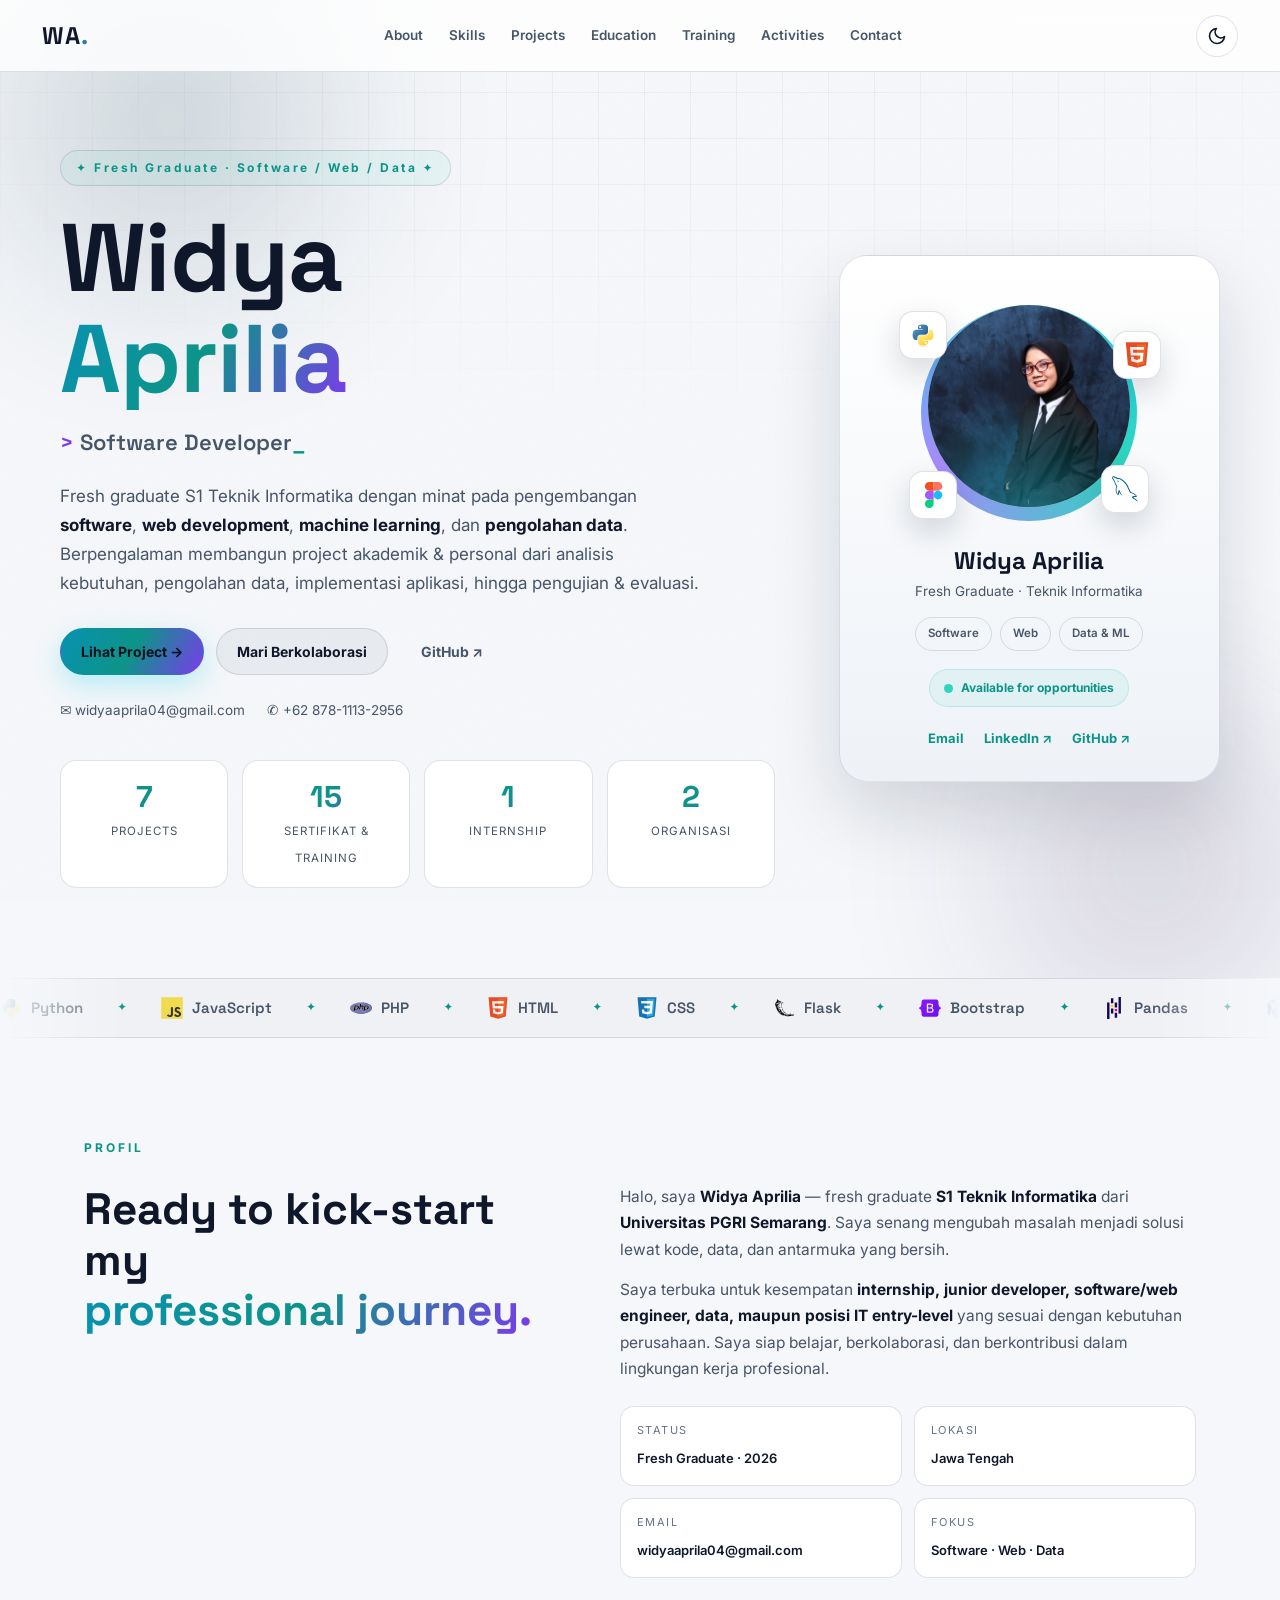
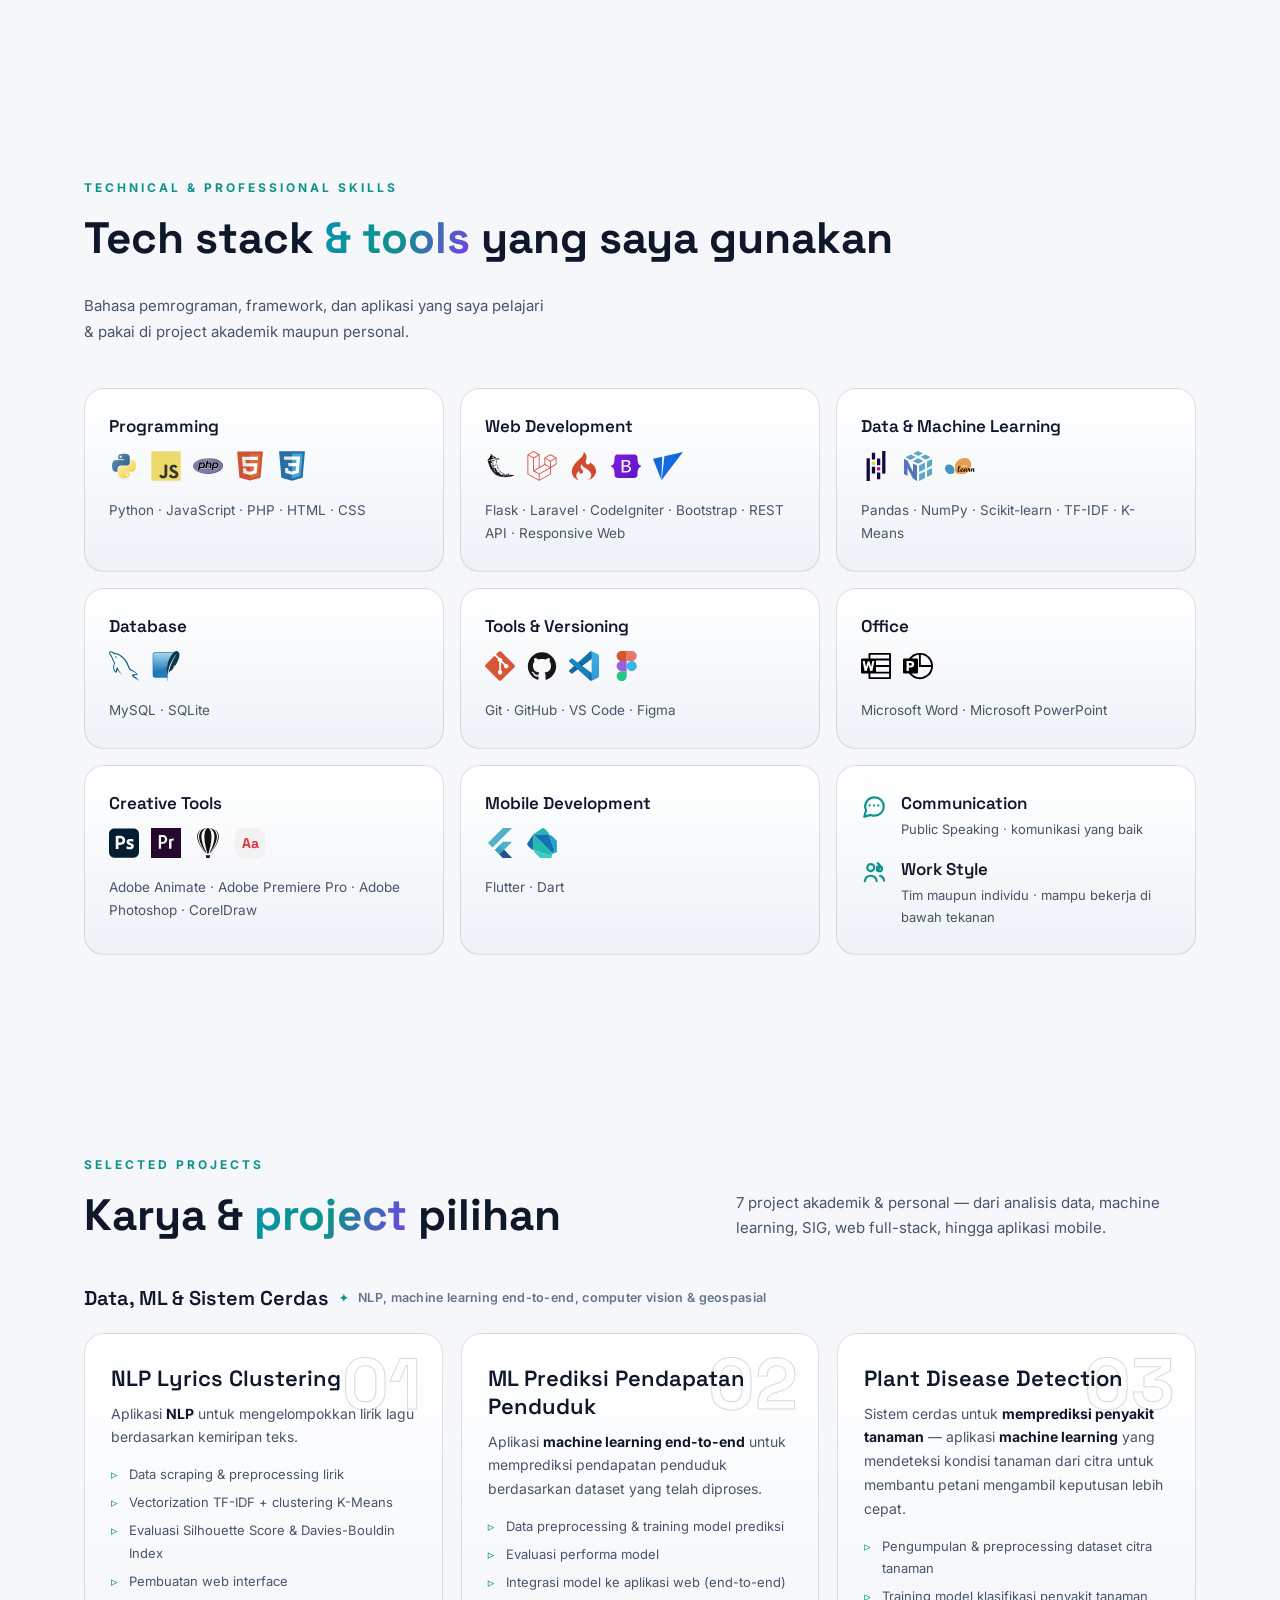
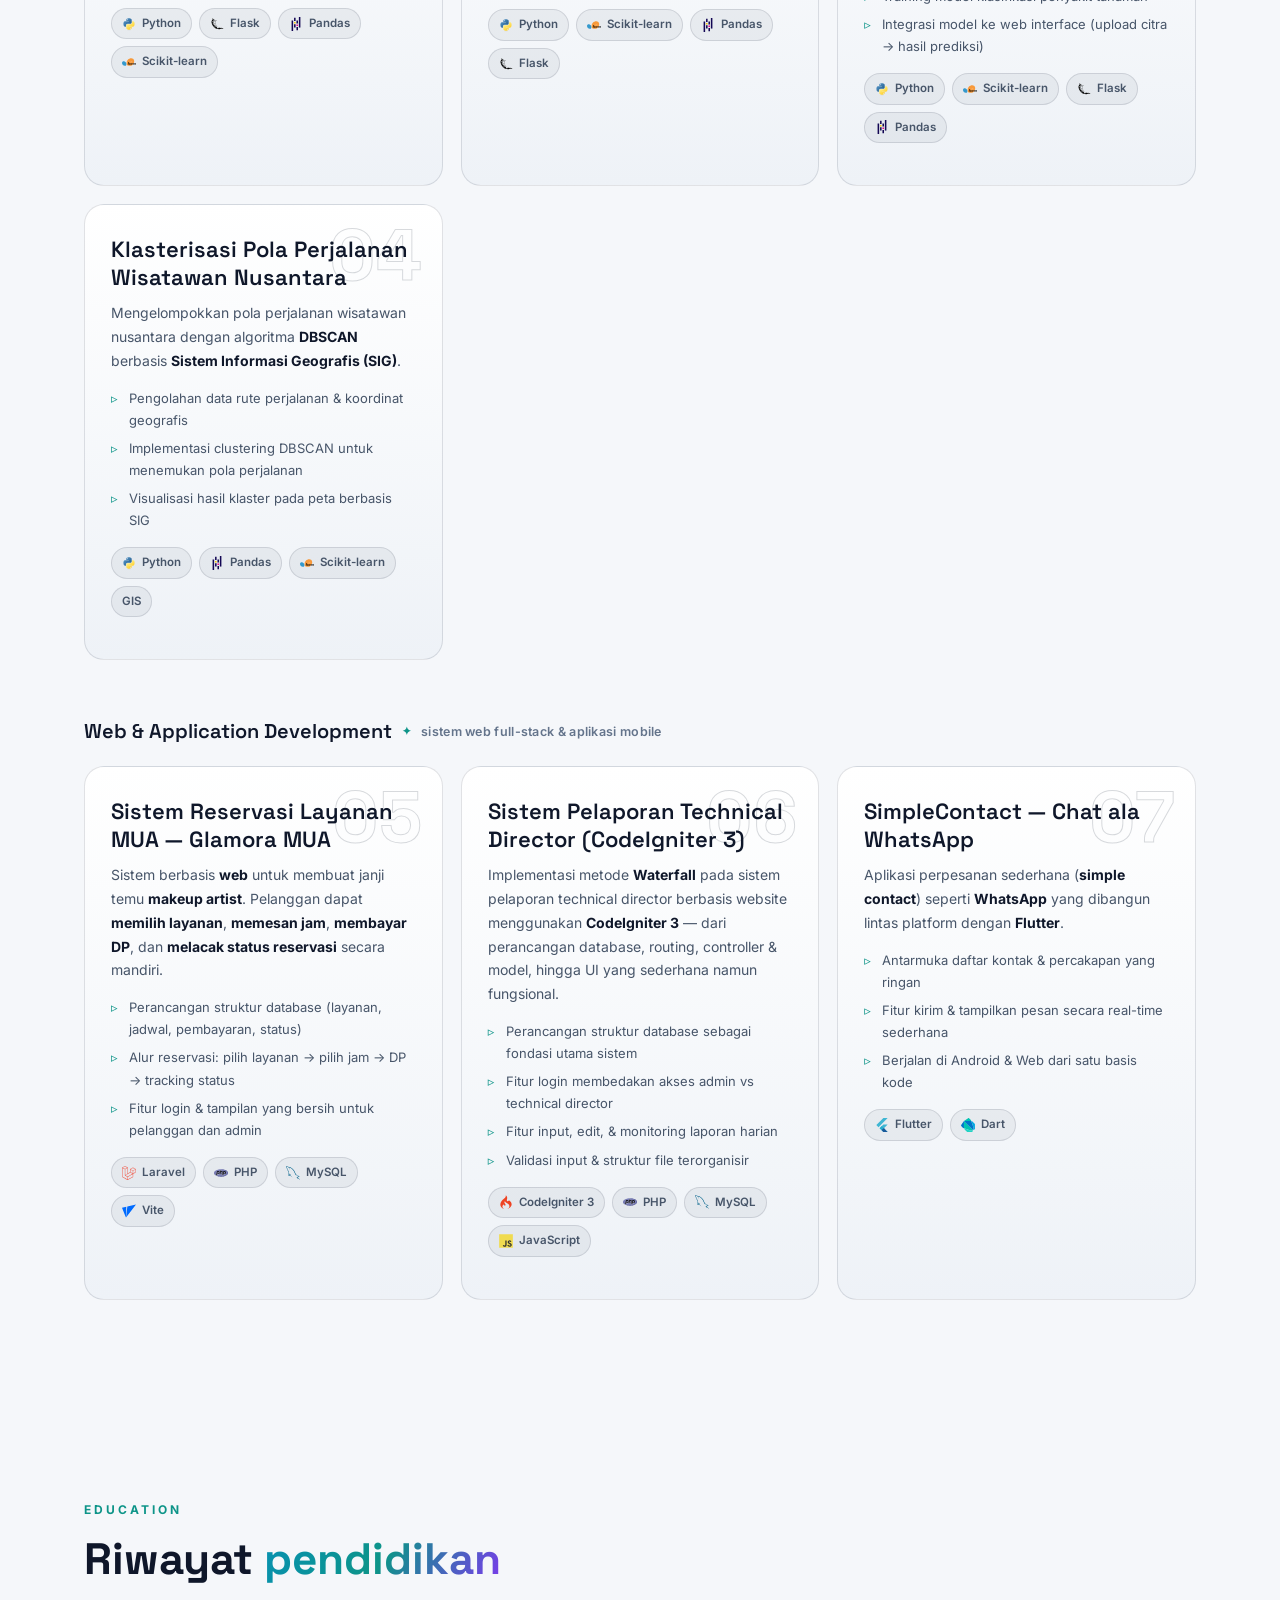
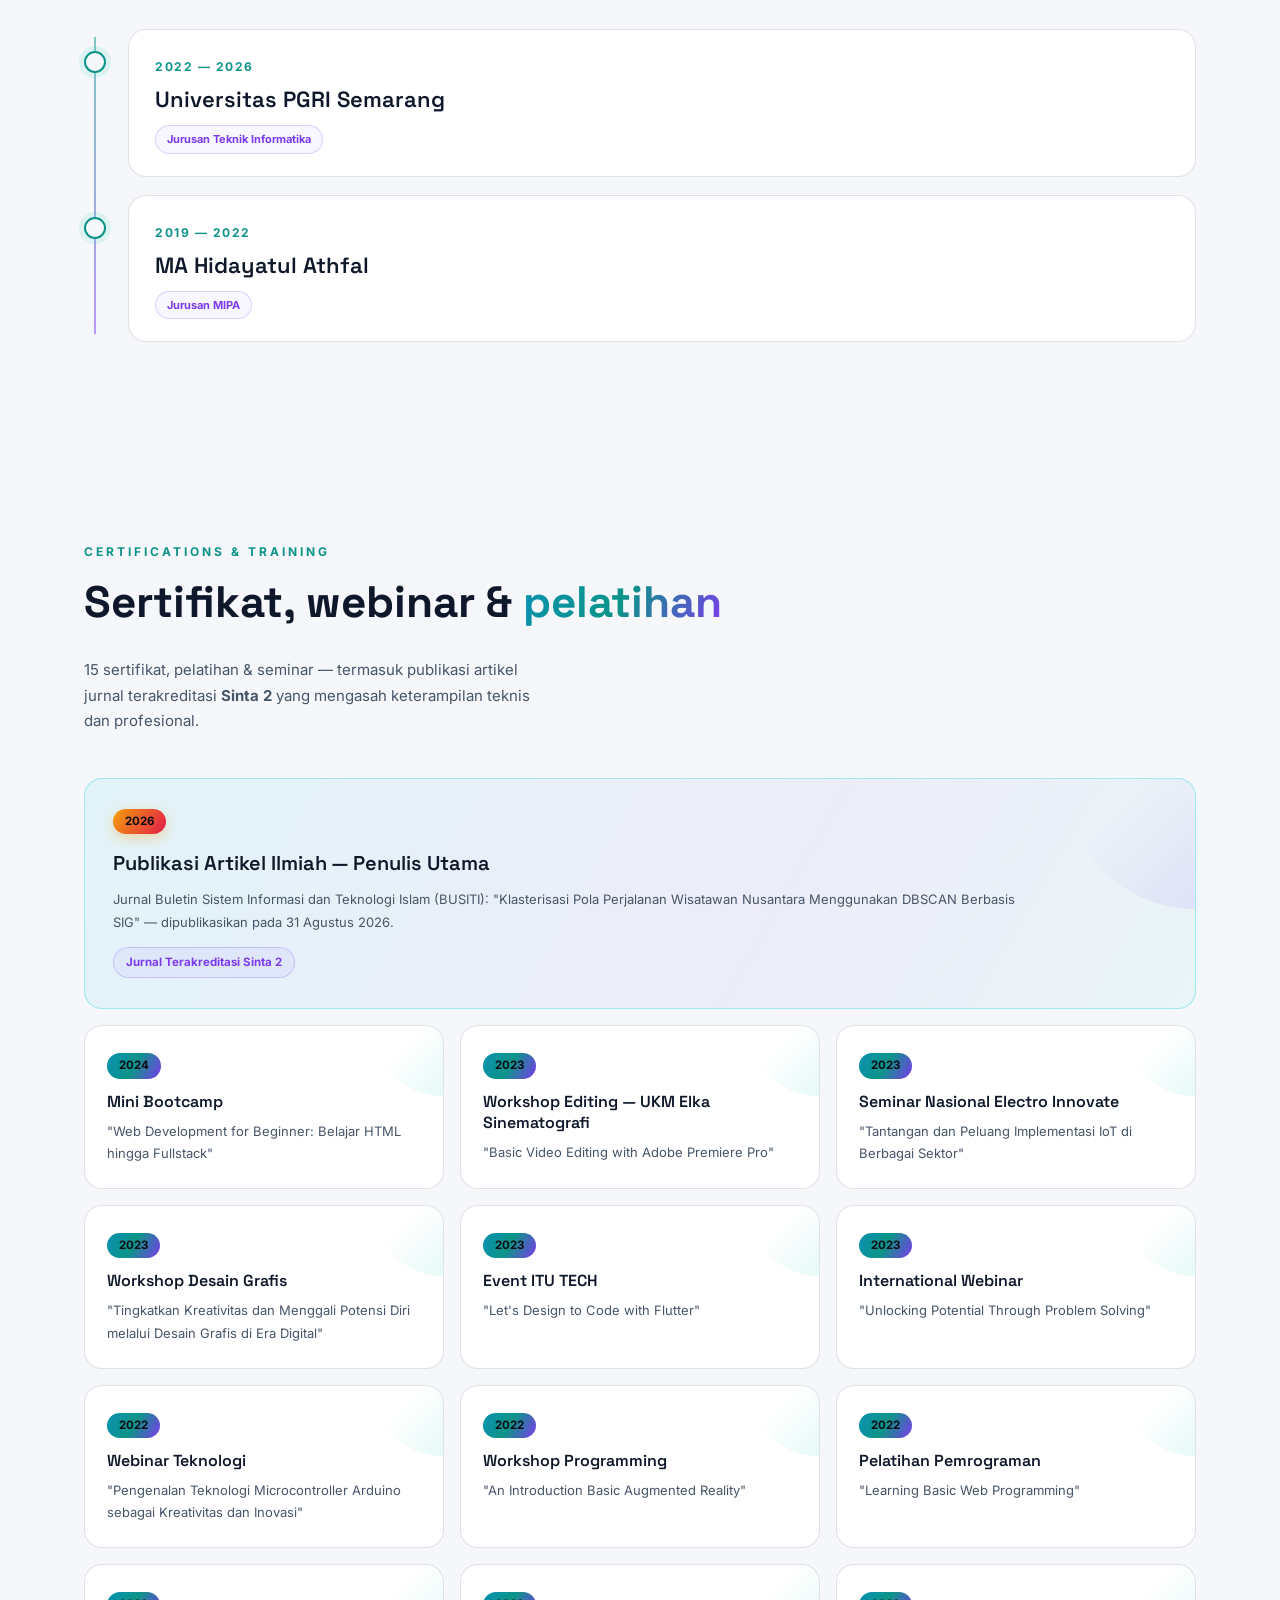
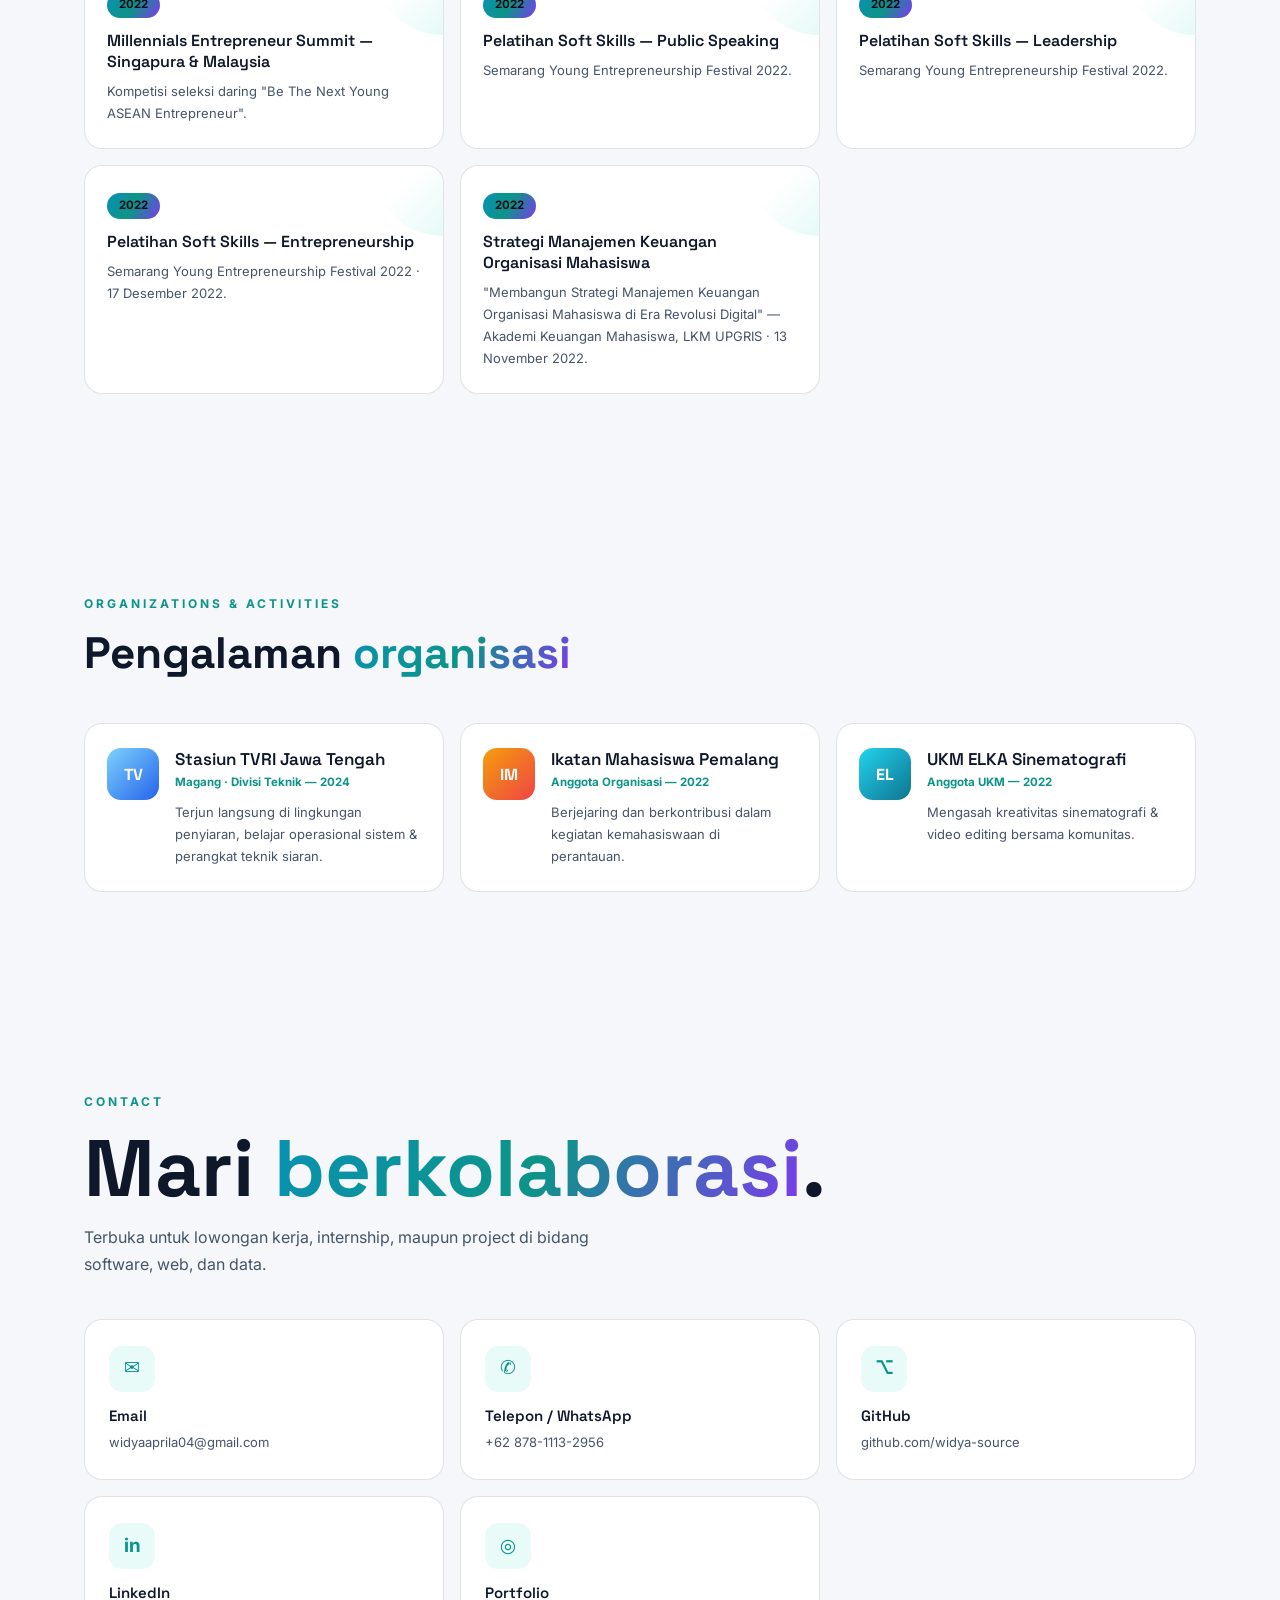
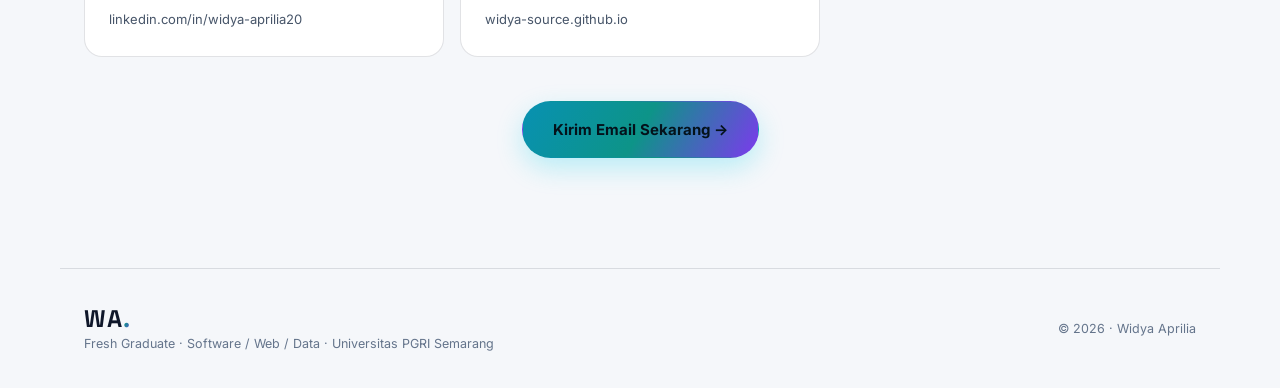
<file: index.html>
<!DOCTYPE html>
<html lang="id">
<head>
<meta charset="UTF-8">
<meta name="viewport" content="width=device-width, initial-scale=1.0">
<meta name="color-scheme" content="dark light">
<script>(function(){try{var t=localStorage.getItem('theme')||(window.matchMedia('(prefers-color-scheme: light)').matches?'light':'dark');document.documentElement.setAttribute('data-theme',t);}catch(e){document.documentElement.setAttribute('data-theme','dark');}})();</script>
<meta name="description" content="Portofolio Widya Aprilia — Fresh Graduate S1 Teknik Informatika. Fokus pada Software Development, Web Development, Machine Learning & Data.">
<title>Widya Aprilia | Fresh Graduate · Software / Web / Data</title>
<link rel="preconnect" href="https://fonts.googleapis.com">
<link rel="preconnect" href="https://fonts.gstatic.com" crossorigin>
<link href="https://fonts.googleapis.com/css2?family=Inter:wght@400;500;600;700&family=Space+Grotesk:wght@500;600;700&display=swap" rel="stylesheet">
<link rel="stylesheet" href="style.css">
<noscript><style>.reveal{opacity:1;transform:none}.marquee-track{animation:none;width:100%}.marquee-set{flex-wrap:wrap}</style></noscript>
</head>
<body>
<div class="noise"></div>
<div id="progress"></div>

<header class="nav" id="top">
  <a class="logo" href="#home">WA<span class="dot">.</span></a>
  <nav id="menu">
    <a href="#about">About</a>
    <a href="#skills">Skills</a>
    <a href="#projects">Projects</a>
    <a href="#education">Education</a>
    <a href="#training">Training</a>
    <a href="#org">Activities</a>
    <a href="#contact">Contact</a>
  </nav>
  <div class="nav-actions">
    <button class="theme-toggle" id="themeToggle" aria-label="Ganti mode terang / gelap" title="Mode terang / gelap">
      <svg class="ico-moon" viewBox="0 0 24 24" fill="none" stroke="currentColor" stroke-width="2" stroke-linecap="round" stroke-linejoin="round"><path d="M21 12.8A9 9 0 1 1 11.2 3a7 7 0 0 0 9.8 9.8Z"/></svg>
      <svg class="ico-sun" viewBox="0 0 24 24" fill="none" stroke="currentColor" stroke-width="2" stroke-linecap="round" stroke-linejoin="round"><circle cx="12" cy="12" r="4"/><path d="M12 2v2M12 20v2M4.9 4.9l1.4 1.4M17.7 17.7l1.4 1.4M2 12h2M20 12h2M6.3 17.7l-1.4 1.4M19.1 4.9l-1.4 1.4"/></svg>
    </button>
    <button class="burger" id="burger" aria-label="Menu"><span></span><span></span><span></span></button>
  </div>
</header>

<main>
  <!-- HERO + PROFIL -->
  <section id="home" class="hero">
    <div class="blob b1"></div>
    <div class="blob b2"></div>
    <div class="hero-inner">
      <div class="hero-left">
        <p class="eyebrow reveal">✦ Fresh Graduate · Software / Web / Data ✦</p>
        <h1 class="reveal">Widya<br><span class="grad-text">Aprilia</span></h1>
        <div class="roles reveal">
          <span class="caret">&gt;</span> <span id="typed"></span><span class="cursor">_</span>
        </div>
        <p class="intro reveal">Fresh graduate S1 Teknik Informatika dengan minat pada pengembangan
          <b>software</b>, <b>web development</b>, <b>machine learning</b>, dan <b>pengolahan data</b>.
          Berpengalaman membangun project akademik &amp; personal dari analisis kebutuhan, pengolahan data,
          implementasi aplikasi, hingga pengujian &amp; evaluasi.</p>
        <div class="buttons reveal">
          <a class="btn dark" href="#projects">Lihat Project →</a>
          <a class="btn light" href="#contact">Mari Berkolaborasi</a>
          <a class="btn ghost" href="https://github.com/widya-source" target="_blank">GitHub ↗</a>
        </div>
        <div class="hero-contacts reveal">
          <a href="mailto:widyaaprila04@gmail.com">✉ widyaaprila04@gmail.com</a>
          <a href="tel:+6287811132956">✆ +62 878-1113-2956</a>
        </div>
        <div class="stats reveal">
          <div class="stat"><b data-count="7">0</b><span>Projects</span></div>
          <div class="stat"><b data-count="15">0</b><span>Sertifikat &amp; Training</span></div>
          <div class="stat"><b data-count="1">0</b><span>Internship</span></div>
          <div class="stat"><b data-count="2">0</b><span>Organisasi</span></div>
        </div>
      </div>

      <aside class="hero-card reveal">
        <div class="ring">
          <div class="avatar"><img src="assets/profile.JPEG" alt="Foto Widya Aprilia"></div>
          <span class="float-chip fc1"><img src="assets/icons/python.svg" alt="Python"></span>
          <span class="float-chip fc2"><img src="assets/icons/html5.svg" alt="HTML5"></span>
          <span class="float-chip fc3"><img src="assets/icons/figma.svg" alt="Figma"></span>
          <span class="float-chip fc4"><img src="assets/icons/mysql.svg" alt="MySQL"></span>
        </div>
        <h2>Widya Aprilia</h2>
        <p class="card-role">Fresh Graduate · Teknik Informatika</p>
        <div class="chips"><span>Software</span><span>Web</span><span>Data &amp; ML</span></div>
        <div class="status"><span class="pulse"></span> Available for opportunities</div>
        <div class="quick">
          <a href="mailto:widyaaprila04@gmail.com">Email</a>
          <a href="https://www.linkedin.com/in/widya-aprilia20" target="_blank">LinkedIn ↗</a>
          <a href="https://github.com/widya-source" target="_blank">GitHub ↗</a>
        </div>
      </aside>
    </div>
  </section>

  <!-- MARQUEE LOGO STACK -->
  <div class="marquee" aria-hidden="true">
    <div class="marquee-track">
      <div class="marquee-set">
        <span><img src="assets/icons/python.svg" alt=""> Python</span><i>✦</i>
        <span><img src="assets/icons/javascript.svg" alt=""> JavaScript</span><i>✦</i>
        <span><img src="assets/icons/php.svg" alt=""> PHP</span><i>✦</i>
        <span><img src="assets/icons/html5.svg" alt=""> HTML</span><i>✦</i>
        <span><img src="assets/icons/css3.svg" alt=""> CSS</span><i>✦</i>
        <span><img src="assets/icons/flask.svg" alt=""> Flask</span><i>✦</i>
        <span><img src="assets/icons/bootstrap.svg" alt=""> Bootstrap</span><i>✦</i>
        <span><img src="assets/icons/pandas.svg" alt=""> Pandas</span><i>✦</i>
        <span><img src="assets/icons/numpy.svg" alt=""> NumPy</span><i>✦</i>
        <span><img src="assets/icons/scikitlearn.svg" alt=""> Scikit-learn</span><i>✦</i>
        <span><img src="assets/icons/mysql.svg" alt=""> MySQL</span><i>✦</i>
        <span><img src="assets/icons/sqlite.svg" alt=""> SQLite</span><i>✦</i>
        <span><img src="assets/icons/git.svg" alt=""> Git</span><i>✦</i>
        <span><img src="assets/icons/github.svg" alt=""> GitHub</span><i>✦</i>
        <span><img src="assets/icons/vscode.svg" alt=""> VS Code</span><i>✦</i>
        <span><img src="assets/icons/figma.svg" alt=""> Figma</span><i>✦</i>
        <span><img src="assets/icons/laravel.svg" alt=""> Laravel</span><i>✦</i>
        <span><img src="assets/icons/codeigniter.svg" alt=""> CodeIgniter</span><i>✦</i>
        <span><img src="assets/icons/flutter.svg" alt=""> Flutter</span><i>✦</i>
        <span><img src="assets/icons/dart.svg" alt=""> Dart</span><i>✦</i>
        <span><img src="assets/icons/vite.svg" alt=""> Vite</span><i>✦</i>
      </div>
      <div class="marquee-set">
        <span><img src="assets/icons/python.svg" alt=""> Python</span><i>✦</i>
        <span><img src="assets/icons/javascript.svg" alt=""> JavaScript</span><i>✦</i>
        <span><img src="assets/icons/php.svg" alt=""> PHP</span><i>✦</i>
        <span><img src="assets/icons/html5.svg" alt=""> HTML</span><i>✦</i>
        <span><img src="assets/icons/css3.svg" alt=""> CSS</span><i>✦</i>
        <span><img src="assets/icons/flask.svg" alt=""> Flask</span><i>✦</i>
        <span><img src="assets/icons/bootstrap.svg" alt=""> Bootstrap</span><i>✦</i>
        <span><img src="assets/icons/pandas.svg" alt=""> Pandas</span><i>✦</i>
        <span><img src="assets/icons/numpy.svg" alt=""> NumPy</span><i>✦</i>
        <span><img src="assets/icons/scikitlearn.svg" alt=""> Scikit-learn</span><i>✦</i>
        <span><img src="assets/icons/mysql.svg" alt=""> MySQL</span><i>✦</i>
        <span><img src="assets/icons/sqlite.svg" alt=""> SQLite</span><i>✦</i>
        <span><img src="assets/icons/git.svg" alt=""> Git</span><i>✦</i>
        <span><img src="assets/icons/github.svg" alt=""> GitHub</span><i>✦</i>
        <span><img src="assets/icons/vscode.svg" alt=""> VS Code</span><i>✦</i>
        <span><img src="assets/icons/figma.svg" alt=""> Figma</span><i>✦</i>
        <span><img src="assets/icons/laravel.svg" alt=""> Laravel</span><i>✦</i>
        <span><img src="assets/icons/codeigniter.svg" alt=""> CodeIgniter</span><i>✦</i>
        <span><img src="assets/icons/flutter.svg" alt=""> Flutter</span><i>✦</i>
        <span><img src="assets/icons/dart.svg" alt=""> Dart</span><i>✦</i>
        <span><img src="assets/icons/vite.svg" alt=""> Vite</span><i>✦</i>
      </div>
    </div>
  </div>

  <!-- 01 PROFIL -->
  <section id="about" class="section">
    <p class="label reveal">Profil</p>
    <div class="split">
      <h2 class="reveal">Ready to kick-start my <span class="grad-text">professional journey.</span></h2>
      <div class="reveal">
        <p>Halo, saya <b>Widya Aprilia</b> — fresh graduate <b>S1 Teknik Informatika</b> dari
          <b>Universitas PGRI Semarang</b>. Saya senang mengubah masalah menjadi solusi lewat kode,
          data, dan antarmuka yang bersih.</p>
        <p>Saya terbuka untuk kesempatan <b>internship, junior developer, software/web engineer,
          data, maupun posisi IT entry-level</b> yang sesuai dengan kebutuhan perusahaan. Saya siap
          belajar, berkolaborasi, dan berkontribusi dalam lingkungan kerja profesional.</p>
        <div class="facts">
          <div><span>Status</span><b>Fresh Graduate · 2026</b></div>
          <div><span>Lokasi</span><b>Jawa Tengah</b></div>
          <div><span>Email</span><b>widyaaprila04@gmail.com</b></div>
          <div><span>Fokus</span><b>Software · Web · Data</b></div>
        </div>
      </div>
    </div>
  </section>

  <!-- 02 SKILLS -->
  <section id="skills" class="section">
    <p class="label reveal">Technical &amp; Professional Skills</p>
    <div class="section-head reveal">
      <h2>Tech stack <span class="grad-text">&amp; tools</span> yang saya gunakan</h2>
      <p>Bahasa pemrograman, framework, dan aplikasi yang saya pelajari &amp; pakai di project akademik maupun personal.</p>
    </div>

    <div class="skills-grid reveal">
      <article class="skill-card">
        <h3>Programming</h3>
        <div class="icons">
          <img src="assets/icons/python.svg" alt="Python"><img src="assets/icons/javascript.svg" alt="JavaScript">
          <img src="assets/icons/php.svg" alt="PHP"><img src="assets/icons/html5.svg" alt="HTML5"><img src="assets/icons/css3.svg" alt="CSS3">
        </div>
        <p>Python · JavaScript · PHP · HTML · CSS</p>
      </article>

      <article class="skill-card">
        <h3>Web Development</h3>
        <div class="icons">
          <img src="assets/icons/flask.svg" alt="Flask"><img src="assets/icons/laravel.svg" alt="Laravel"><img src="assets/icons/codeigniter.svg" alt="CodeIgniter"><img src="assets/icons/bootstrap.svg" alt="Bootstrap"><img src="assets/icons/vite.svg" alt="Vite">
        </div>
        <p>Flask · Laravel · CodeIgniter · Bootstrap · REST API · Responsive Web</p>
      </article>

      <article class="skill-card">
        <h3>Data &amp; Machine Learning</h3>
        <div class="icons">
          <img src="assets/icons/pandas.svg" alt="Pandas"><img src="assets/icons/numpy.svg" alt="NumPy"><img src="assets/icons/scikitlearn.svg" alt="Scikit-learn">
        </div>
        <p>Pandas · NumPy · Scikit-learn · TF-IDF · K-Means</p>
      </article>

      <article class="skill-card">
        <h3>Database</h3>
        <div class="icons">
          <img src="assets/icons/mysql.svg" alt="MySQL"><img src="assets/icons/sqlite.svg" alt="SQLite">
        </div>
        <p>MySQL · SQLite</p>
      </article>

      <article class="skill-card">
        <h3>Tools &amp; Versioning</h3>
        <div class="icons">
          <img src="assets/icons/git.svg" alt="Git"><img src="assets/icons/github.svg" alt="GitHub"><img src="assets/icons/vscode.svg" alt="VS Code"><img src="assets/icons/figma.svg" alt="Figma">
        </div>
        <p>Git · GitHub · VS Code · Figma</p>
      </article>

      <article class="skill-card">
        <h3>Office</h3>
        <div class="icons">
          <img src="assets/icons/msword.svg" alt="Microsoft Word"><img src="assets/icons/mspowerpoint.svg" alt="Microsoft PowerPoint">
        </div>
        <p>Microsoft Word · Microsoft PowerPoint</p>
      </article>

      <article class="skill-card wide">
        <h3>Creative Tools</h3>
        <div class="icons">
          <img src="assets/icons/photoshop.svg" alt="Adobe Photoshop"><img src="assets/icons/premierepro.svg" alt="Adobe Premiere Pro"><img src="assets/icons/coreldraw.svg" alt="CorelDraw"><span class="fakelogo adobe">Aa</span>
        </div>
        <p>Adobe Animate · Adobe Premiere Pro · Adobe Photoshop · CorelDraw</p>
      </article>

      <article class="skill-card">
        <h3>Mobile Development</h3>
        <div class="icons">
          <img src="assets/icons/flutter.svg" alt="Flutter"><img src="assets/icons/dart.svg" alt="Dart">
        </div>
        <p>Flutter · Dart</p>
      </article>

      <article class="skill-card soft">
        <div class="soft-item"><span class="soft-ico"><svg viewBox="0 0 24 24" width="26" height="26" fill="none" stroke="currentColor" stroke-width="2" stroke-linecap="round" stroke-linejoin="round"><path d="M21 11.5a8.4 8.4 0 0 1-8.5 8.5 8.9 8.9 0 0 1-3.6-.7L3 21l1.7-5.9a8.4 8.4 0 0 1 8-12 8.4 8.4 0 0 1 8.3 8.4Z"/><path d="M8 10.5h.01M12 10.5h.01M16 10.5h.01"/></svg></span><div><h3>Communication</h3><p>Public Speaking · komunikasi yang baik</p></div></div>
        <div class="soft-item"><span class="soft-ico"><svg viewBox="0 0 24 24" width="26" height="26" fill="none" stroke="currentColor" stroke-width="2" stroke-linecap="round" stroke-linejoin="round"><circle cx="9" cy="7" r="3.2"/><circle cx="17" cy="8" r="2.4"/><path d="M3.5 19.5c.5-3.2 2.9-5 5.5-5s5 1.8 5.5 5"/><path d="M15.5 9.2a3.4 3.4 0 0 0 0-6.2M17.5 14.6c2.3.6 3.5 2.3 3.8 4.4"/></svg></span><div><h3>Work Style</h3><p>Tim maupun individu · mampu bekerja di bawah tekanan</p></div></div>
      </article>
    </div>
  </section>

  <!-- 03 PROJECTS -->
  <section id="projects" class="section">
    <p class="label reveal">Selected Projects</p>
    <div class="section-head reveal">
      <h2>Karya &amp; <span class="grad-text">project</span> pilihan</h2>
      <p>7 project akademik &amp; personal — dari analisis data, machine learning, SIG, web full-stack, hingga aplikasi mobile.</p>
    </div>

    <div class="project-group">
      <h3 class="group-title reveal"><span>Data, ML &amp; Sistem Cerdas</span><i>✦</i><small>NLP, machine learning end-to-end, computer vision &amp; geospasial</small></h3>
      <div class="projects">
        <article class="p-card reveal">
          <span class="p-num">01</span>
          <div class="p-inner">
            <h3>NLP Lyrics Clustering</h3>
            <p class="desc">Aplikasi <b>NLP</b> untuk mengelompokkan lirik lagu berdasarkan kemiripan teks.</p>
            <ul>
              <li>Data scraping &amp; preprocessing lirik</li>
              <li>Vectorization TF-IDF + clustering K-Means</li>
              <li>Evaluasi Silhouette Score &amp; Davies-Bouldin Index</li>
              <li>Pembuatan web interface</li>
            </ul>
            <div class="tags">
              <span><img src="assets/icons/python.svg" alt=""> Python</span>
              <span><img src="assets/icons/flask.svg" alt=""> Flask</span>
              <span><img src="assets/icons/pandas.svg" alt=""> Pandas</span>
              <span><img src="assets/icons/scikitlearn.svg" alt=""> Scikit-learn</span>
            </div>
          </div>
        </article>

        <article class="p-card reveal">
          <span class="p-num">02</span>
          <div class="p-inner">
            <h3>ML Prediksi Pendapatan Penduduk</h3>
            <p class="desc">Aplikasi <b>machine learning end-to-end</b> untuk memprediksi pendapatan penduduk berdasarkan dataset yang telah diproses.</p>
            <ul>
              <li>Data preprocessing &amp; training model prediksi</li>
              <li>Evaluasi performa model</li>
              <li>Integrasi model ke aplikasi web (end-to-end)</li>
            </ul>
            <div class="tags">
              <span><img src="assets/icons/python.svg" alt=""> Python</span>
              <span><img src="assets/icons/scikitlearn.svg" alt=""> Scikit-learn</span>
              <span><img src="assets/icons/pandas.svg" alt=""> Pandas</span>
              <span><img src="assets/icons/flask.svg" alt=""> Flask</span>
            </div>
          </div>
        </article>

        <article class="p-card reveal">
          <span class="p-num">03</span>
          <div class="p-inner">
            <h3>Plant Disease Detection</h3>
            <p class="desc">Sistem cerdas untuk <b>memprediksi penyakit tanaman</b> — aplikasi <b>machine learning</b> yang mendeteksi kondisi tanaman dari citra untuk membantu petani mengambil keputusan lebih cepat.</p>
            <ul>
              <li>Pengumpulan &amp; preprocessing dataset citra tanaman</li>
              <li>Training model klasifikasi penyakit tanaman</li>
              <li>Integrasi model ke web interface (upload citra → hasil prediksi)</li>
            </ul>
            <div class="tags">
              <span><img src="assets/icons/python.svg" alt=""> Python</span>
              <span><img src="assets/icons/scikitlearn.svg" alt=""> Scikit-learn</span>
              <span><img src="assets/icons/flask.svg" alt=""> Flask</span>
              <span><img src="assets/icons/pandas.svg" alt=""> Pandas</span>
            </div>
          </div>
        </article>

        <article class="p-card reveal">
          <span class="p-num">04</span>
          <div class="p-inner">
            <h3>Klasterisasi Pola Perjalanan Wisatawan Nusantara</h3>
            <p class="desc">Mengelompokkan pola perjalanan wisatawan nusantara dengan algoritma <b>DBSCAN</b> berbasis <b>Sistem Informasi Geografis (SIG)</b>.</p>
            <ul>
              <li>Pengolahan data rute perjalanan &amp; koordinat geografis</li>
              <li>Implementasi clustering DBSCAN untuk menemukan pola perjalanan</li>
              <li>Visualisasi hasil klaster pada peta berbasis SIG</li>
            </ul>
            <div class="tags">
              <span><img src="assets/icons/python.svg" alt=""> Python</span>
              <span><img src="assets/icons/pandas.svg" alt=""> Pandas</span>
              <span><img src="assets/icons/scikitlearn.svg" alt=""> Scikit-learn</span>
              <span>GIS</span>
            </div>
          </div>
        </article>
      </div>
    </div>

    <div class="project-group">
      <h3 class="group-title reveal"><span>Web &amp; Application Development</span><i>✦</i><small>sistem web full-stack &amp; aplikasi mobile</small></h3>
      <div class="projects">
        <article class="p-card reveal">
          <span class="p-num">05</span>
          <div class="p-inner">
            <h3>Sistem Reservasi Layanan MUA — Glamora MUA</h3>
            <p class="desc">Sistem berbasis <b>web</b> untuk membuat janji temu <b>makeup artist</b>. Pelanggan dapat <b>memilih layanan</b>, <b>memesan jam</b>, <b>membayar DP</b>, dan <b>melacak status reservasi</b> secara mandiri.</p>
            <ul>
              <li>Perancangan struktur database (layanan, jadwal, pembayaran, status)</li>
              <li>Alur reservasi: pilih layanan → pilih jam → DP → tracking status</li>
              <li>Fitur login &amp; tampilan yang bersih untuk pelanggan dan admin</li>
            </ul>
            <div class="tags">
              <span><img src="assets/icons/laravel.svg" alt=""> Laravel</span>
              <span><img src="assets/icons/php.svg" alt=""> PHP</span>
              <span><img src="assets/icons/mysql.svg" alt=""> MySQL</span>
              <span><img src="assets/icons/vite.svg" alt=""> Vite</span>
            </div>
          </div>
        </article>

        <article class="p-card reveal">
          <span class="p-num">06</span>
          <div class="p-inner">
            <h3>Sistem Pelaporan Technical Director (CodeIgniter 3)</h3>
            <p class="desc">Implementasi metode <b>Waterfall</b> pada sistem pelaporan technical director berbasis website menggunakan <b>CodeIgniter 3</b> — dari perancangan database, routing, controller &amp; model, hingga UI yang sederhana namun fungsional.</p>
            <ul>
              <li>Perancangan struktur database sebagai fondasi utama sistem</li>
              <li>Fitur login membedakan akses admin vs technical director</li>
              <li>Fitur input, edit, &amp; monitoring laporan harian</li>
              <li>Validasi input &amp; struktur file terorganisir</li>
            </ul>
            <div class="tags">
              <span><img src="assets/icons/codeigniter.svg" alt=""> CodeIgniter 3</span>
              <span><img src="assets/icons/php.svg" alt=""> PHP</span>
              <span><img src="assets/icons/mysql.svg" alt=""> MySQL</span>
              <span><img src="assets/icons/javascript.svg" alt=""> JavaScript</span>
            </div>
          </div>
        </article>

        <article class="p-card reveal">
          <span class="p-num">07</span>
          <div class="p-inner">
            <h3>SimpleContact — Chat ala WhatsApp</h3>
            <p class="desc">Aplikasi perpesanan sederhana (<b>simple contact</b>) seperti <b>WhatsApp</b> yang dibangun lintas platform dengan <b>Flutter</b>.</p>
            <ul>
              <li>Antarmuka daftar kontak &amp; percakapan yang ringan</li>
              <li>Fitur kirim &amp; tampilkan pesan secara real-time sederhana</li>
              <li>Berjalan di Android &amp; Web dari satu basis kode</li>
            </ul>
            <div class="tags">
              <span><img src="assets/icons/flutter.svg" alt=""> Flutter</span>
              <span><img src="assets/icons/dart.svg" alt=""> Dart</span>
            </div>
          </div>
        </article>
      </div>
    </div>
  </section>

  <!-- 04 EDUCATION -->
  <section id="education" class="section">
    <p class="label reveal">Education</p>
    <div class="section-head reveal"><h2>Riwayat <span class="grad-text">pendidikan</span></h2></div>
    <div class="timeline reveal">
      <div class="tl-item">
        <span class="tl-dot"></span>
        <div class="tl-card">
          <span class="year">2022 — 2026</span>
          <h3>Universitas PGRI Semarang</h3>
          <span class="badge">Jurusan Teknik Informatika</span>
        </div>
      </div>
      <div class="tl-item">
        <span class="tl-dot"></span>
        <div class="tl-card">
          <span class="year">2019 — 2022</span>
          <h3>MA Hidayatul Athfal</h3>
          <span class="badge">Jurusan MIPA</span>
        </div>
      </div>
    </div>
  </section>

  <!-- 05 CERTIFICATIONS & TRAINING -->
  <section id="training" class="section">
    <p class="label reveal">Certifications &amp; Training</p>
    <div class="section-head reveal">
      <h2>Sertifikat, webinar &amp; <span class="grad-text">pelatihan</span></h2>
      <p>15 sertifikat, pelatihan &amp; seminar — termasuk publikasi artikel jurnal terakreditasi <b>Sinta 2</b> yang mengasah keterampilan teknis dan profesional.</p>
    </div>
    <div class="certs">
      <article class="cert highlight reveal">
        <span class="y sinta">2026</span>
        <h3>Publikasi Artikel Ilmiah — Penulis Utama</h3>
        <p>Jurnal Buletin Sistem Informasi dan Teknologi Islam (BUSITI): "Klasterisasi Pola Perjalanan Wisatawan Nusantara Menggunakan DBSCAN Berbasis SIG" — dipublikasikan pada 31 Agustus 2026.</p>
        <span class="cert-tag">Jurnal Terakreditasi Sinta 2</span>
      </article>
      <article class="cert reveal">
        <span class="y">2024</span>
        <h3>Mini Bootcamp</h3>
        <p>"Web Development for Beginner: Belajar HTML hingga Fullstack"</p>
      </article>
      <article class="cert reveal">
        <span class="y">2023</span>
        <h3>Workshop Editing — UKM Elka Sinematografi</h3>
        <p>"Basic Video Editing with Adobe Premiere Pro"</p>
      </article>
      <article class="cert reveal">
        <span class="y">2023</span>
        <h3>Seminar Nasional Electro Innovate</h3>
        <p>"Tantangan dan Peluang Implementasi IoT di Berbagai Sektor"</p>
      </article>
      <article class="cert reveal">
        <span class="y">2023</span>
        <h3>Workshop Desain Grafis</h3>
        <p>"Tingkatkan Kreativitas dan Menggali Potensi Diri melalui Desain Grafis di Era Digital"</p>
      </article>
      <article class="cert reveal">
        <span class="y">2023</span>
        <h3>Event ITU TECH</h3>
        <p>"Let's Design to Code with Flutter"</p>
      </article>
      <article class="cert reveal">
        <span class="y">2023</span>
        <h3>International Webinar</h3>
        <p>"Unlocking Potential Through Problem Solving"</p>
      </article>
      <article class="cert reveal">
        <span class="y">2022</span>
        <h3>Webinar Teknologi</h3>
        <p>"Pengenalan Teknologi Microcontroller Arduino sebagai Kreativitas dan Inovasi"</p>
      </article>
      <article class="cert reveal">
        <span class="y">2022</span>
        <h3>Workshop Programming</h3>
        <p>"An Introduction Basic Augmented Reality"</p>
      </article>
      <article class="cert reveal">
        <span class="y">2022</span>
        <h3>Pelatihan Pemrograman</h3>
        <p>"Learning Basic Web Programming"</p>
      </article>
      <article class="cert reveal">
        <span class="y">2022</span>
        <h3>Millennials Entrepreneur Summit — Singapura &amp; Malaysia</h3>
        <p>Kompetisi seleksi daring "Be The Next Young ASEAN Entrepreneur".</p>
      </article>
      <article class="cert reveal">
        <span class="y">2022</span>
        <h3>Pelatihan Soft Skills — Public Speaking</h3>
        <p>Semarang Young Entrepreneurship Festival 2022.</p>
      </article>
      <article class="cert reveal">
        <span class="y">2022</span>
        <h3>Pelatihan Soft Skills — Leadership</h3>
        <p>Semarang Young Entrepreneurship Festival 2022.</p>
      </article>
      <article class="cert reveal">
        <span class="y">2022</span>
        <h3>Pelatihan Soft Skills — Entrepreneurship</h3>
        <p>Semarang Young Entrepreneurship Festival 2022 · 17 Desember 2022.</p>
      </article>
      <article class="cert reveal">
        <span class="y">2022</span>
        <h3>Strategi Manajemen Keuangan Organisasi Mahasiswa</h3>
        <p>"Membangun Strategi Manajemen Keuangan Organisasi Mahasiswa di Era Revolusi Digital" — Akademi Keuangan Mahasiswa, LKM UPGRIS · 13 November 2022.</p>
      </article>
    </div>
  </section>

  <!-- 06 ORGANIZATION -->
  <section id="org" class="section">
    <p class="label reveal">Organizations &amp; Activities</p>
    <div class="section-head reveal"><h2>Pengalaman <span class="grad-text">organisasi</span></h2></div>
    <div class="orgs">
      <article class="org reveal">
        <span class="org-ico tv">TV</span>
        <div>
          <h3>Stasiun TVRI Jawa Tengah</h3>
          <span class="meta">Magang · Divisi Teknik — 2024</span>
          <p>Terjun langsung di lingkungan penyiaran, belajar operasional sistem &amp; perangkat teknik siaran.</p>
        </div>
      </article>
      <article class="org reveal">
        <span class="org-ico imp">IM</span>
        <div>
          <h3>Ikatan Mahasiswa Pemalang</h3>
          <span class="meta">Anggota Organisasi — 2022</span>
          <p>Berjejaring dan berkontribusi dalam kegiatan kemahasiswaan di perantauan.</p>
        </div>
      </article>
      <article class="org reveal">
        <span class="org-ico elka">EL</span>
        <div>
          <h3>UKM ELKA Sinematografi</h3>
          <span class="meta">Anggota UKM — 2022</span>
          <p>Mengasah kreativitas sinematografi &amp; video editing bersama komunitas.</p>
        </div>
      </article>
    </div>
  </section>

  <!-- 07 CONTACT -->
  <section id="contact" class="section contact">
    <p class="label reveal">Contact</p>
    <h2 class="reveal">Mari <span class="grad-text">berkolaborasi</span>.</h2>
    <p class="reveal contact-sub">Terbuka untuk lowongan kerja, internship, maupun project di bidang software, web, dan data.</p>
    <div class="contact-cards reveal">
      <a class="c-card" href="mailto:widyaaprila04@gmail.com">
        <span class="c-ico">✉</span><b>Email</b><small>widyaaprila04@gmail.com</small>
      </a>
      <a class="c-card" href="tel:+6287811132956">
        <span class="c-ico">✆</span><b>Telepon / WhatsApp</b><small>+62 878-1113-2956</small>
      </a>
      <!-- Update ke link repo masing-masing project sesuai kebutuhan -->
      <a class="c-card" href="https://github.com/widya-source" target="_blank">
        <span class="c-ico">⌥</span><b>GitHub</b><small>github.com/widya-source</small>
      </a>
      <a class="c-card" href="https://www.linkedin.com/in/widya-aprilia20" target="_blank">
        <span class="c-ico">in</span><b>LinkedIn</b><small>linkedin.com/in/widya-aprilia20</small>
      </a>
      <a class="c-card" href="https://widya-source.github.io" target="_blank">
        <span class="c-ico">◎</span><b>Portfolio</b><small>widya-source.github.io</small>
      </a>
    </div>
    <div class="cta reveal">
      <a class="btn dark big" href="mailto:widyaaprila04@gmail.com?subject=Kesempatan%20Kerja%2FInternship%20untuk%20Widya%20Aprilia">Kirim Email Sekarang →</a>
    </div>
  </section>
</main>

<footer>
  <div>
    <span class="logo">WA<span class="dot">.</span></span>
    <p>Fresh Graduate · Software / Web / Data · Universitas PGRI Semarang</p>
  </div>
  <p>© 2026 · Widya Aprilia</p>
</footer>

<button id="toTop" aria-label="Kembali ke atas">↑</button>

<script src="script.js"></script>
</body>
</html>
</file>
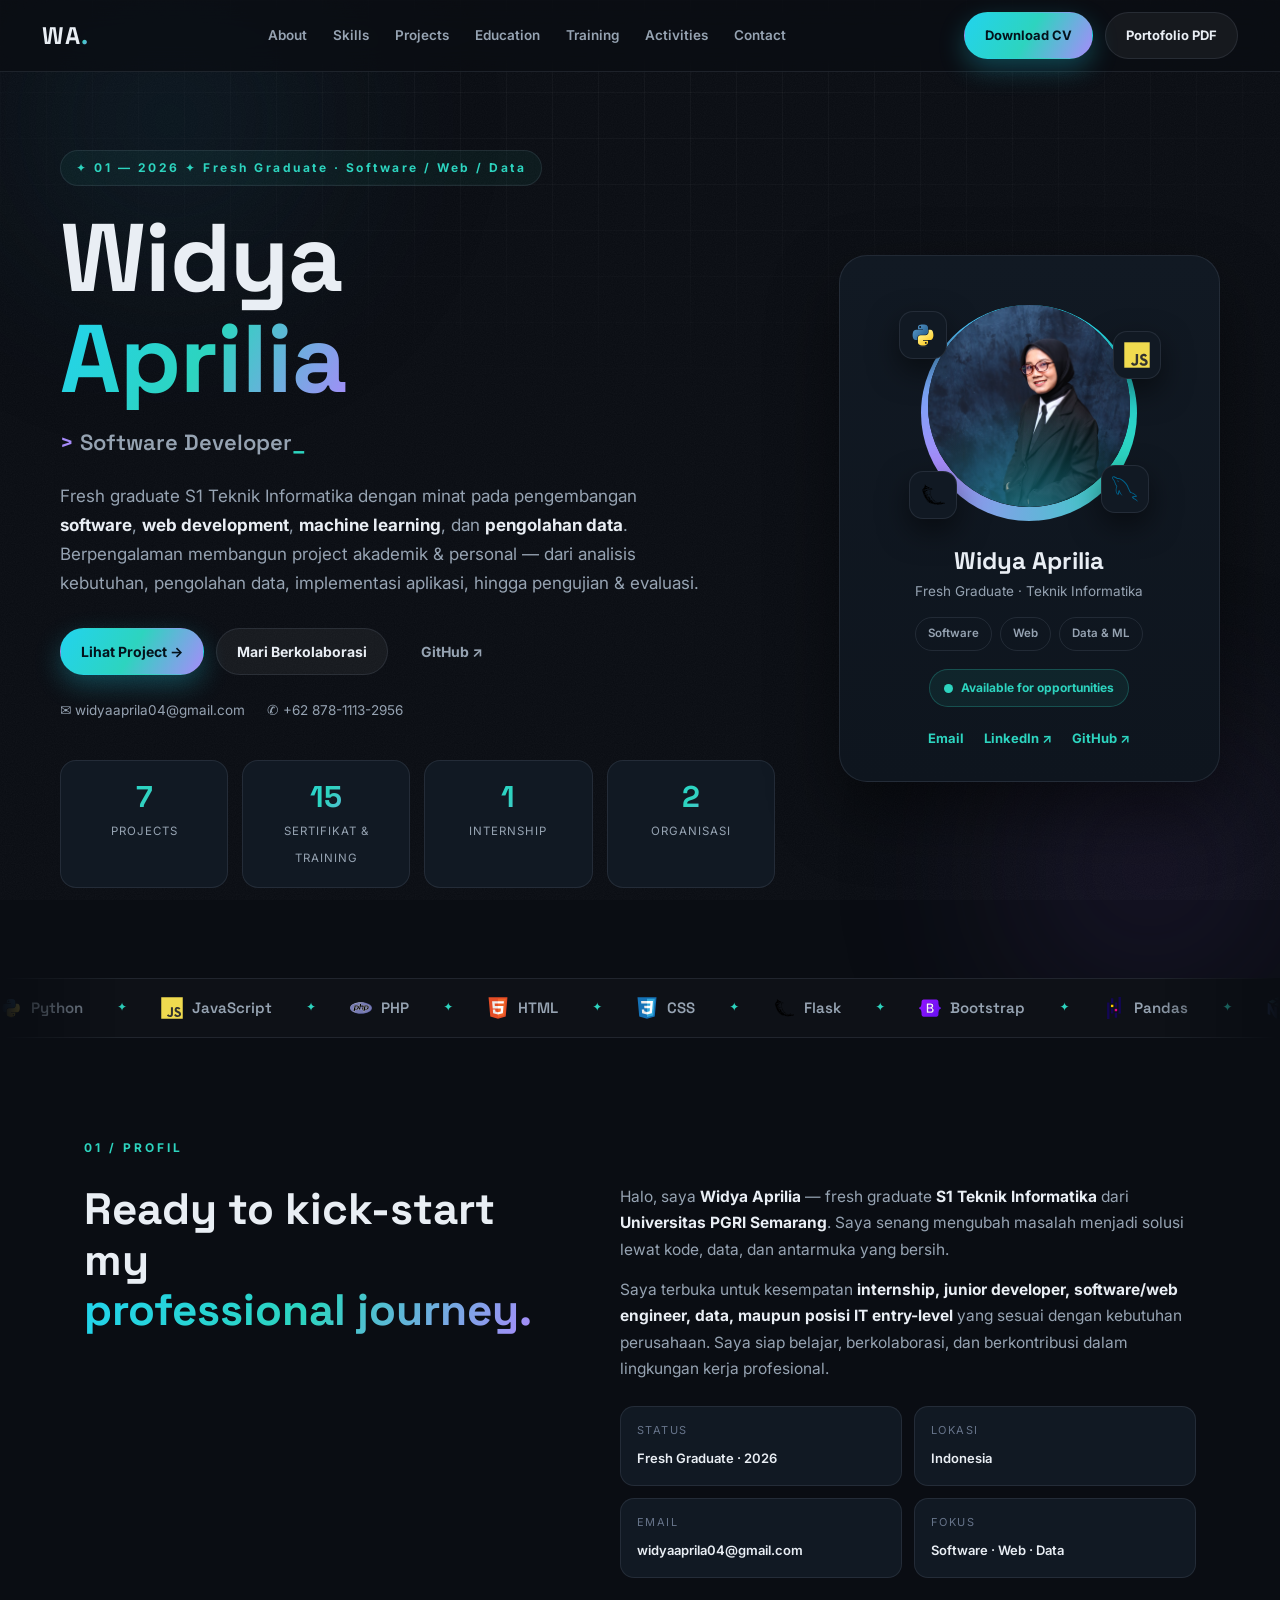
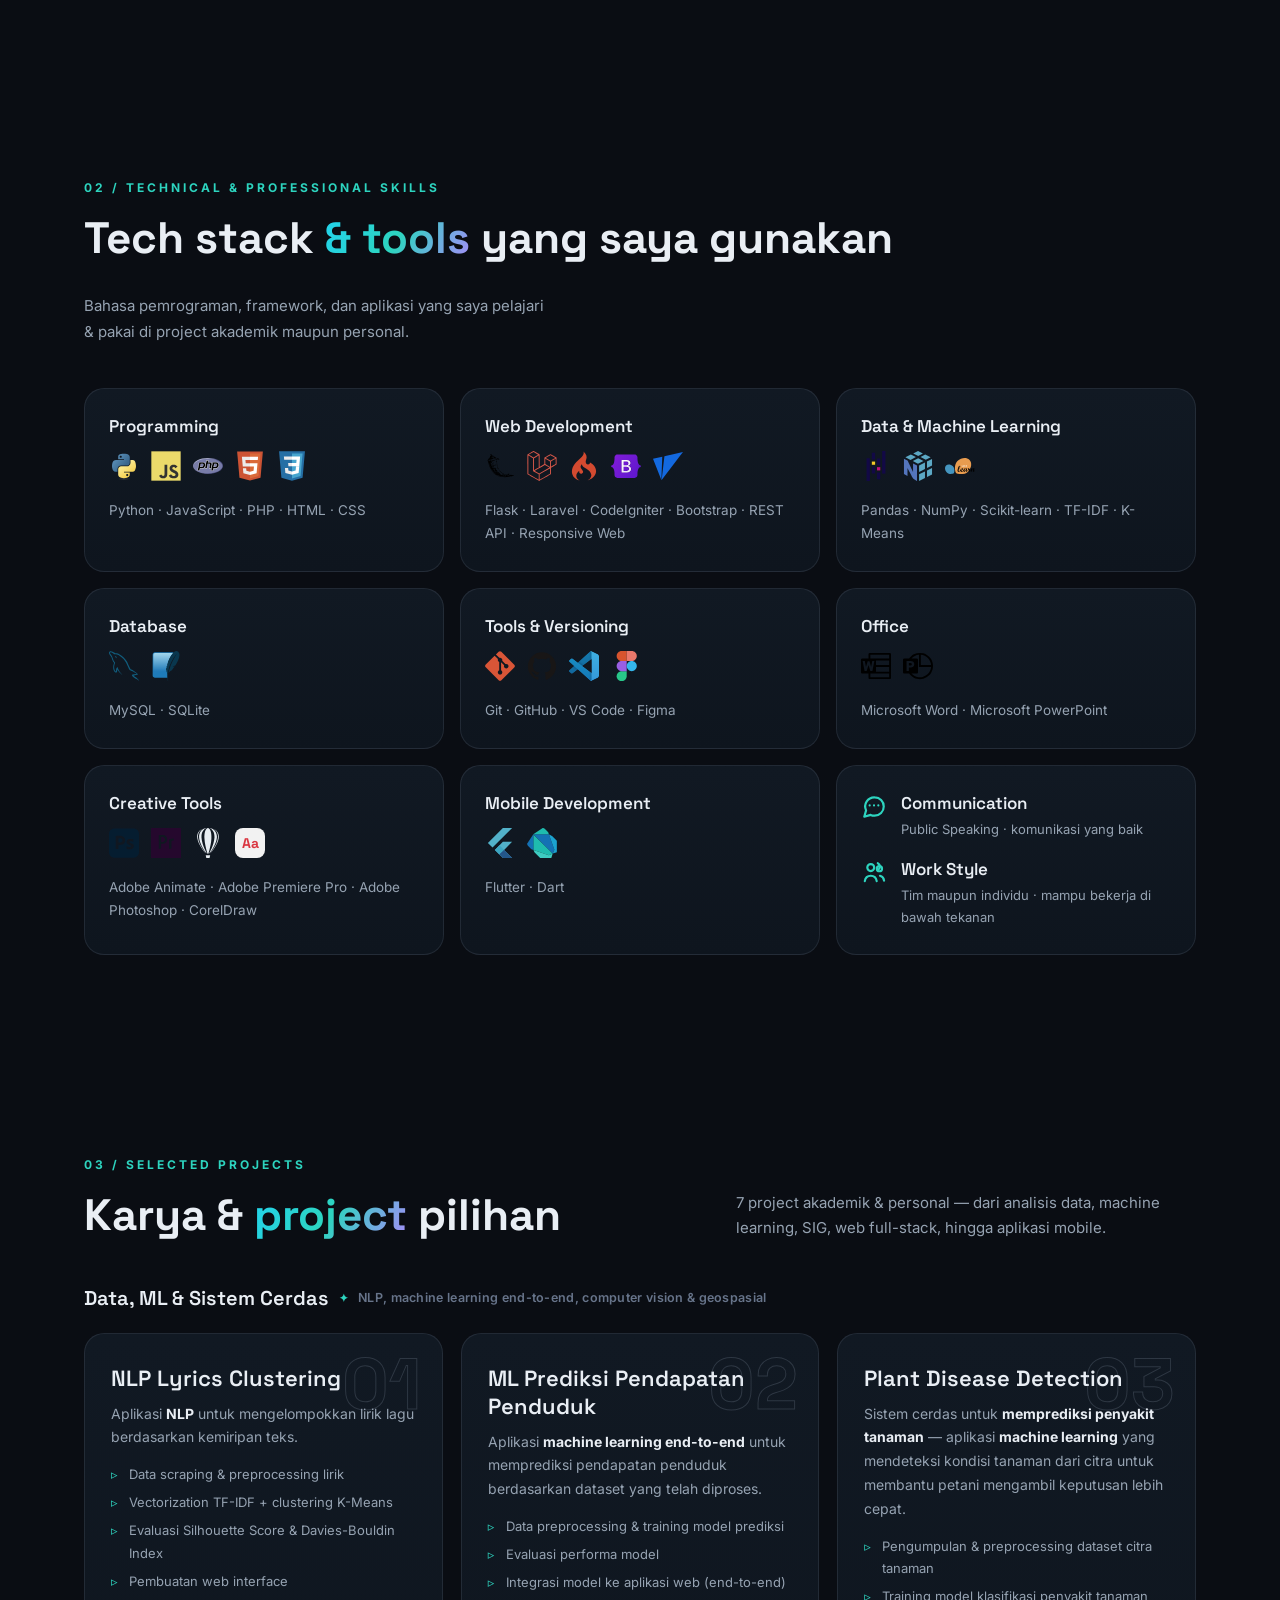
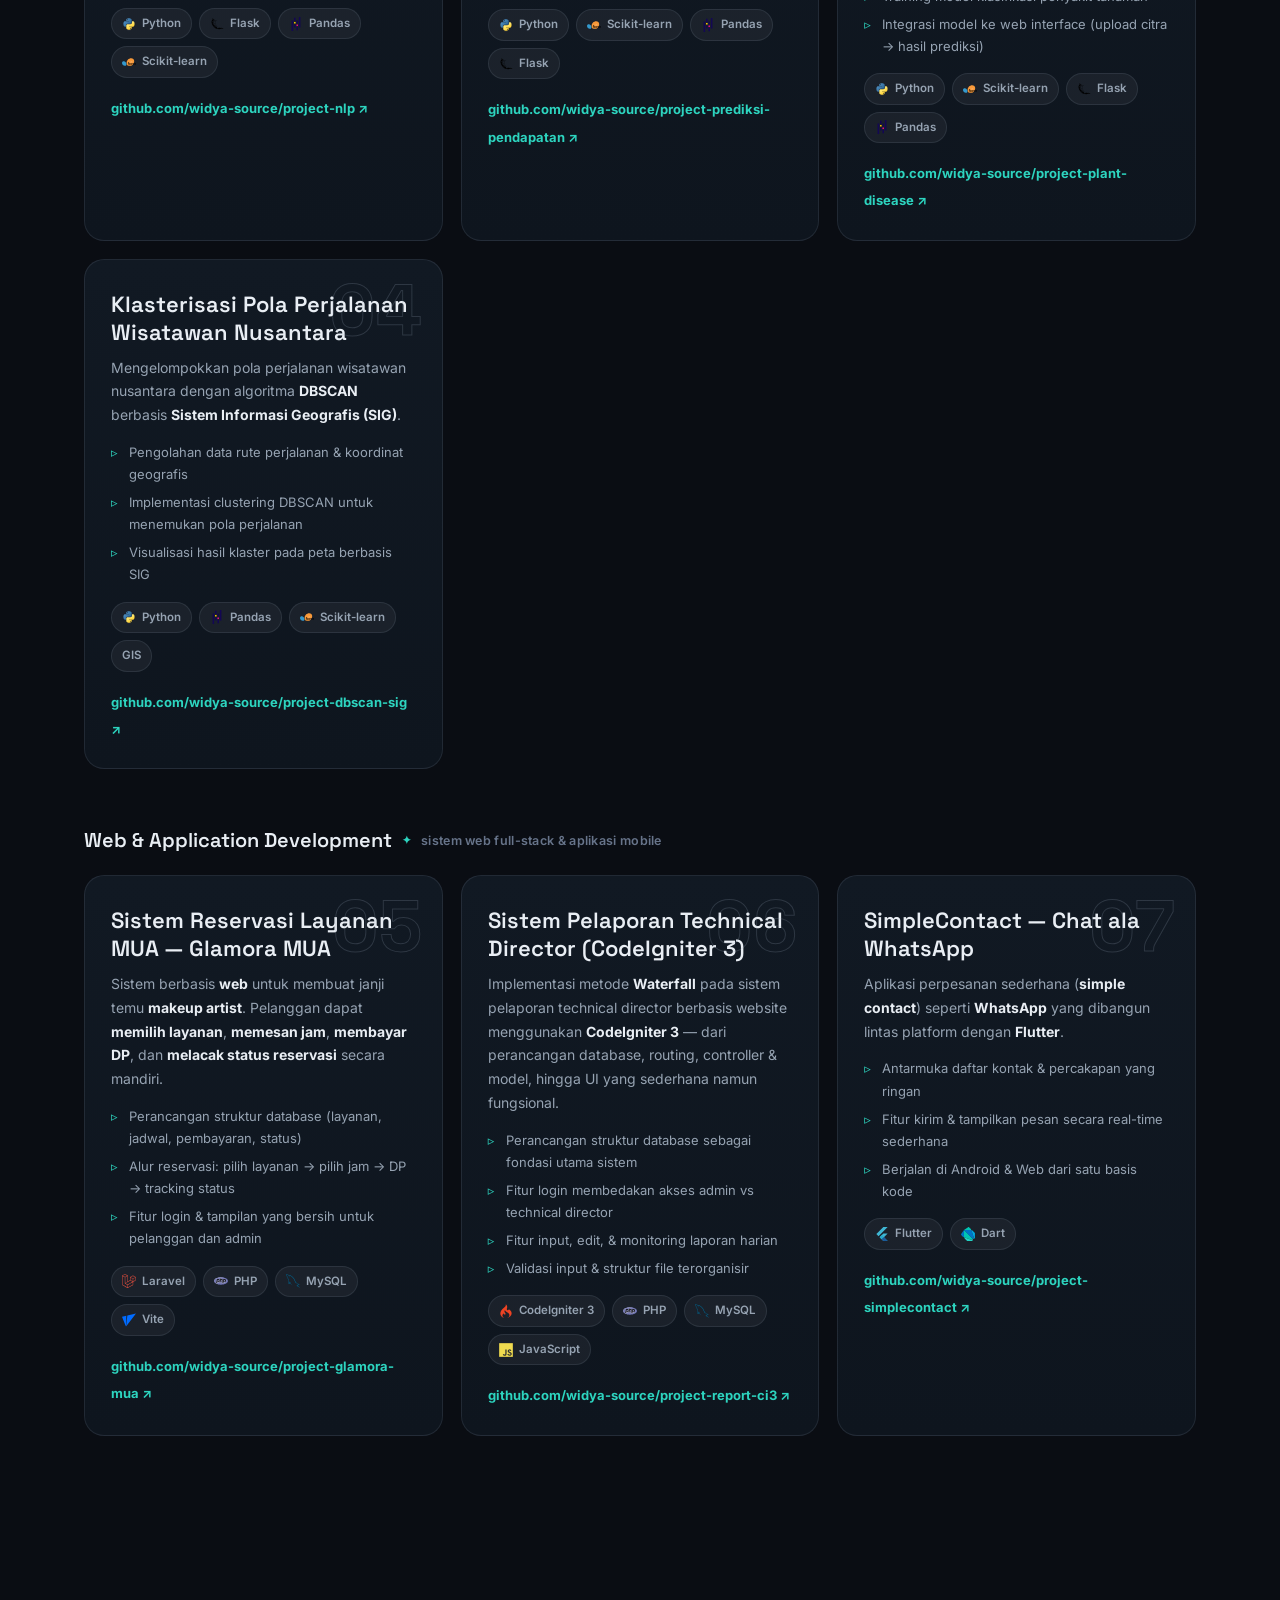
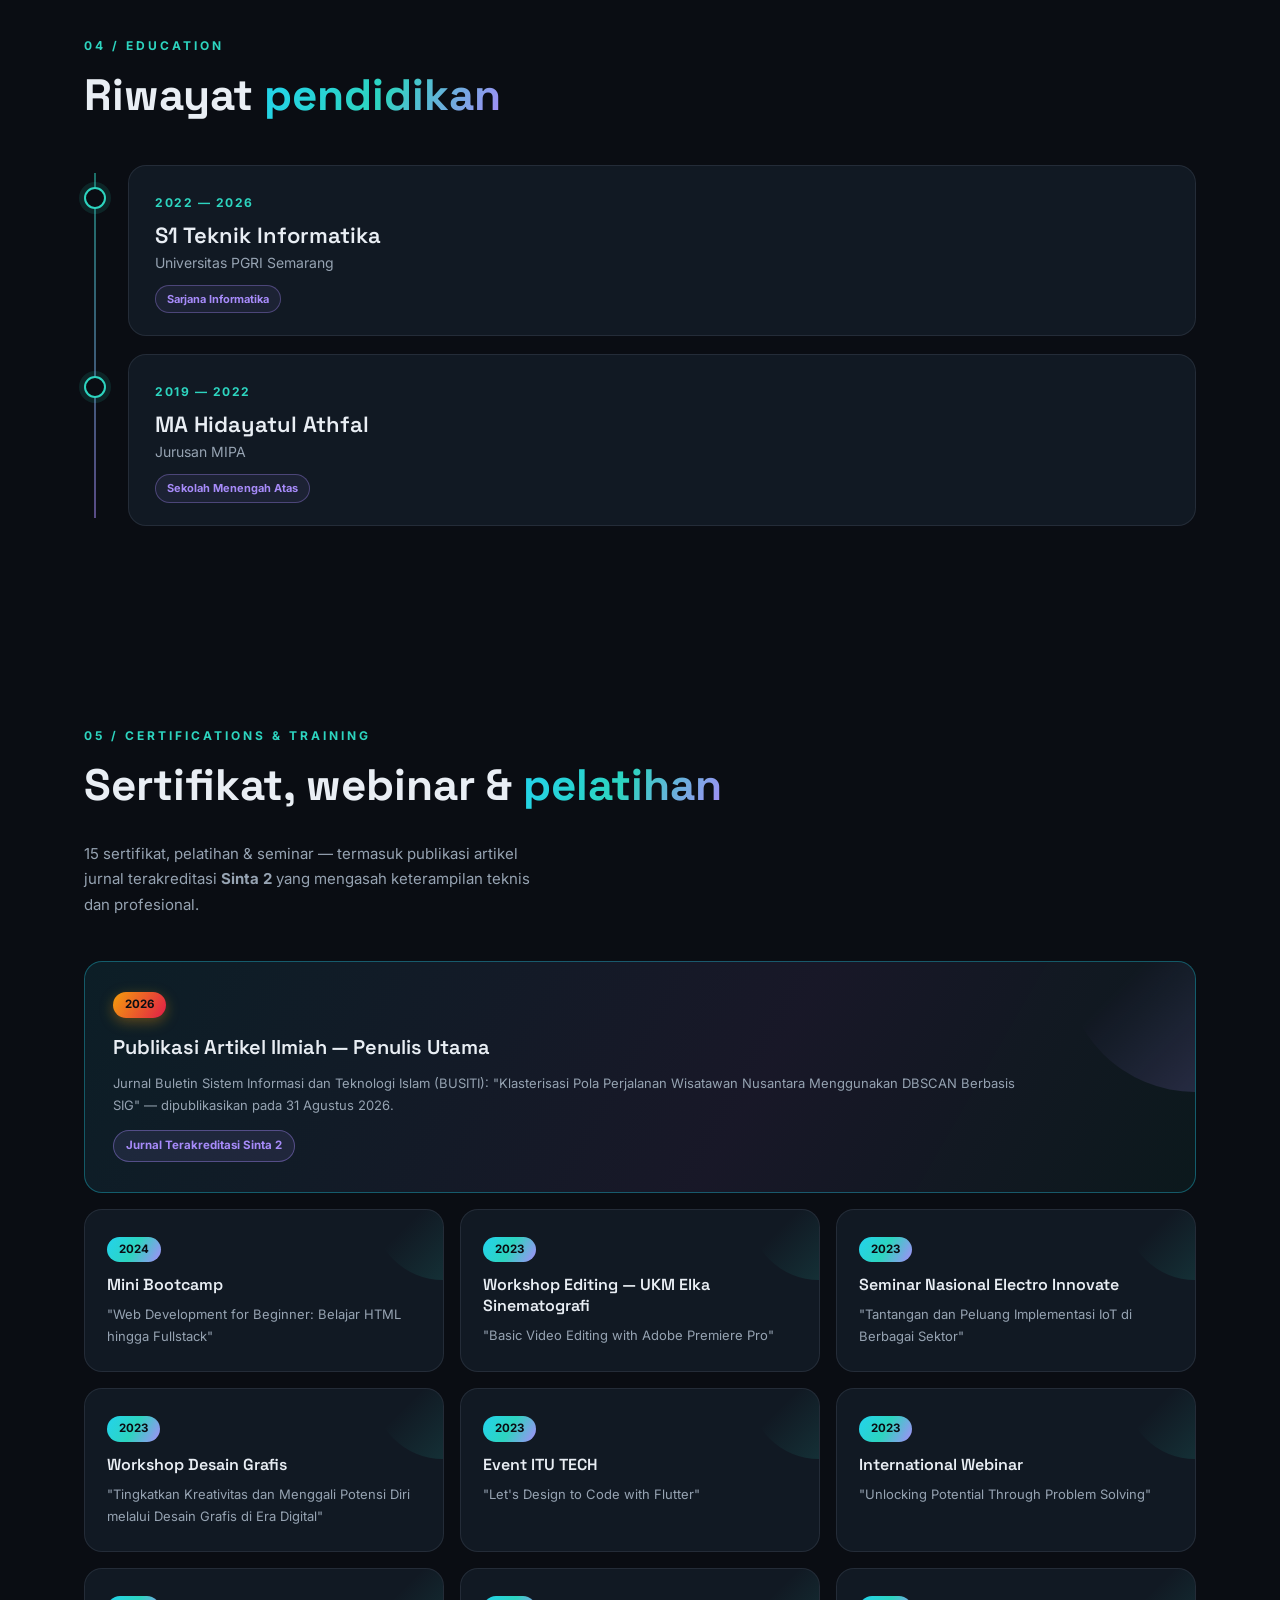
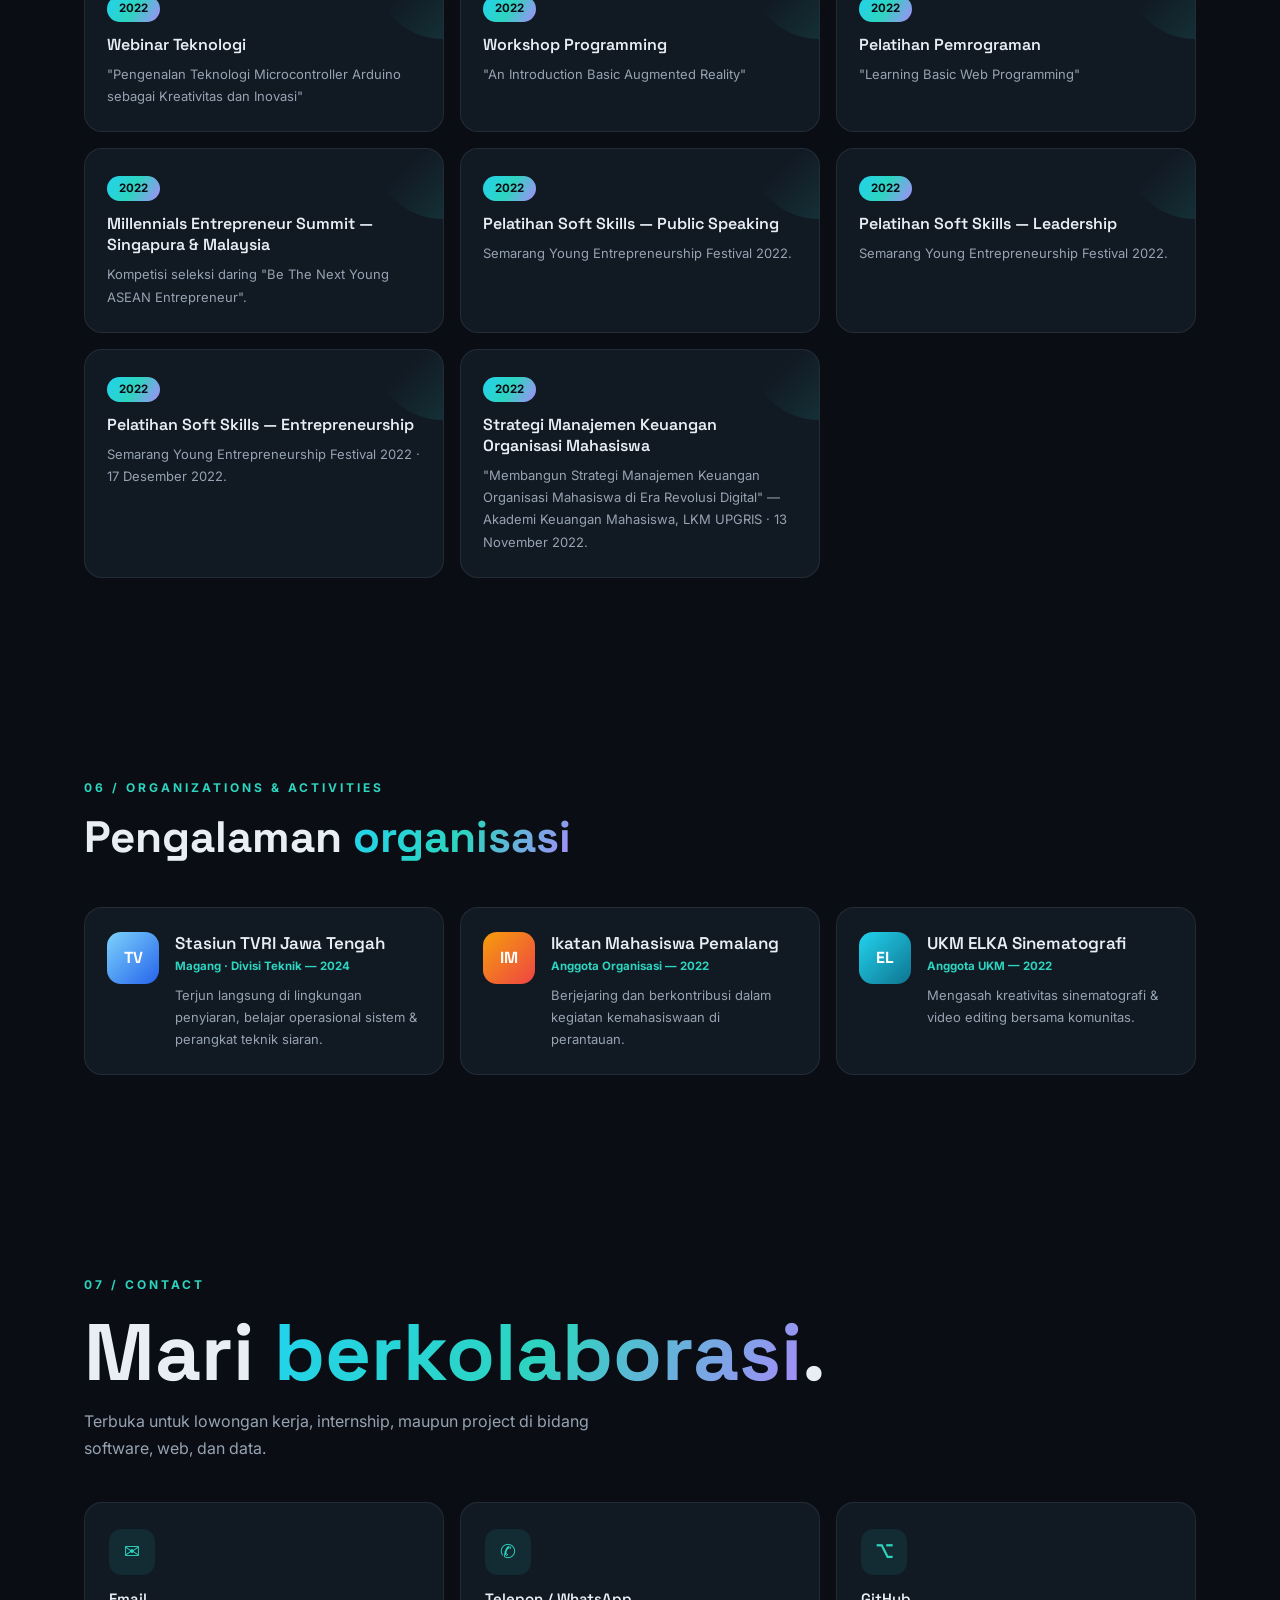
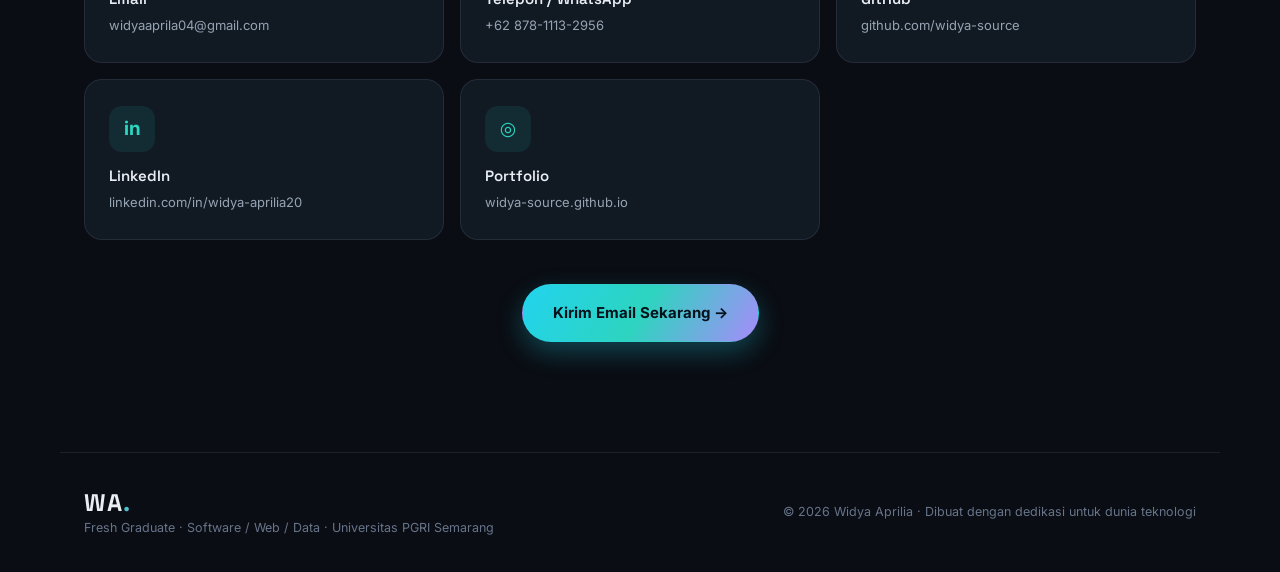
<file: myportofolio/index.html>
<!DOCTYPE html>
<html lang="id">
<head>
<meta charset="UTF-8">
<meta name="viewport" content="width=device-width, initial-scale=1.0">
<meta name="description" content="Portofolio Widya Aprilia — Fresh Graduate S1 Teknik Informatika. Software Development, Web Development, Machine Learning & Data.">
<title>Widya Aprilia | Fresh Graduate Teknik Informatika</title>
<link rel="preconnect" href="https://fonts.googleapis.com">
<link rel="preconnect" href="https://fonts.gstatic.com" crossorigin>
<link href="https://fonts.googleapis.com/css2?family=Inter:wght@400;500;600;700&family=Space+Grotesk:wght@500;600;700&display=swap" rel="stylesheet">
<link rel="stylesheet" href="style.css">
<noscript><style>.reveal{opacity:1;transform:none}.marquee-track{animation:none;width:100%}.marquee-set{flex-wrap:wrap}</style></noscript>
</head>
<body>
<div class="noise"></div>
<div id="progress"></div>

<header class="nav" id="top">
  <a class="logo" href="#home">WA<span class="dot">.</span></a>
  <nav id="menu">
    <a href="#about">About</a>
    <a href="#skills">Skills</a>
    <a href="#projects">Projects</a>
    <a href="#education">Education</a>
    <a href="#training">Training</a>
    <a href="#org">Activities</a>
    <a href="#contact">Contact</a>
  </nav>
  <div class="nav-actions">
    <!-- Ganti link CV dengan file PDF Anda -->
    <a class="btn dark cv" href="assets/CV_Widya_Aprilia.pdf" target="_blank">Download CV</a>
    <a class="btn light cv" href="assets/Portofolio_Widya_Aprilia.pdf" target="_blank">Portofolio PDF</a>
    <button class="burger" id="burger" aria-label="Menu"><span></span><span></span><span></span></button>
  </div>
</header>

<main>
  <!-- HERO + PROFIL -->
  <section id="home" class="hero">
    <div class="blob b1"></div>
    <div class="blob b2"></div>
    <div class="hero-inner">
      <div class="hero-left">
        <p class="eyebrow reveal">✦ 01 — 2026 ✦ Fresh Graduate · Software / Web / Data</p>
        <h1 class="reveal">Widya<br><span class="grad-text">Aprilia</span></h1>
        <div class="roles reveal">
          <span class="caret">&gt;</span> <span id="typed"></span><span class="cursor">_</span>
        </div>
        <p class="intro reveal">Fresh graduate S1 Teknik Informatika dengan minat pada pengembangan
          <b>software</b>, <b>web development</b>, <b>machine learning</b>, dan <b>pengolahan data</b>.
          Berpengalaman membangun project akademik &amp; personal — dari analisis kebutuhan, pengolahan data,
          implementasi aplikasi, hingga pengujian &amp; evaluasi.</p>
        <div class="buttons reveal">
          <a class="btn dark" href="#projects">Lihat Project →</a>
          <a class="btn light" href="#contact">Mari Berkolaborasi</a>
          <a class="btn ghost" href="https://github.com/widya-source" target="_blank">GitHub ↗</a>
        </div>
        <div class="hero-contacts reveal">
          <a href="mailto:widyaaprila04@gmail.com">✉ widyaaprila04@gmail.com</a>
          <a href="tel:+6287811132956">✆ +62 878-1113-2956</a>
        </div>
        <div class="stats reveal">
          <div class="stat"><b data-count="7">0</b><span>Projects</span></div>
          <div class="stat"><b data-count="15">0</b><span>Sertifikat &amp; Training</span></div>
          <div class="stat"><b data-count="1">0</b><span>Internship</span></div>
          <div class="stat"><b data-count="2">0</b><span>Organisasi</span></div>
        </div>
      </div>

      <aside class="hero-card reveal">
        <div class="ring">
          <div class="avatar"><img src="assets/profile.JPEG" alt="Foto Widya Aprilia"></div>
          <span class="float-chip fc1"><img src="assets/icons/python.svg" alt="Python"></span>
          <span class="float-chip fc2"><img src="assets/icons/javascript.svg" alt="JavaScript"></span>
          <span class="float-chip fc3"><img src="assets/icons/flask.svg" alt="Flask"></span>
          <span class="float-chip fc4"><img src="assets/icons/mysql.svg" alt="MySQL"></span>
        </div>
        <h2>Widya Aprilia</h2>
        <p class="card-role">Fresh Graduate · Teknik Informatika</p>
        <div class="chips"><span>Software</span><span>Web</span><span>Data &amp; ML</span></div>
        <div class="status"><span class="pulse"></span> Available for opportunities</div>
        <div class="quick">
          <a href="mailto:widyaaprila04@gmail.com">Email</a>
          <a href="https://www.linkedin.com/in/widya-aprilia20" target="_blank">LinkedIn ↗</a>
          <a href="https://github.com/widya-source" target="_blank">GitHub ↗</a>
        </div>
      </aside>
    </div>
  </section>

  <!-- MARQUEE LOGO STACK -->
  <div class="marquee" aria-hidden="true">
    <div class="marquee-track">
      <div class="marquee-set">
        <span><img src="assets/icons/python.svg" alt=""> Python</span><i>✦</i>
        <span><img src="assets/icons/javascript.svg" alt=""> JavaScript</span><i>✦</i>
        <span><img src="assets/icons/php.svg" alt=""> PHP</span><i>✦</i>
        <span><img src="assets/icons/html5.svg" alt=""> HTML</span><i>✦</i>
        <span><img src="assets/icons/css3.svg" alt=""> CSS</span><i>✦</i>
        <span><img src="assets/icons/flask.svg" alt=""> Flask</span><i>✦</i>
        <span><img src="assets/icons/bootstrap.svg" alt=""> Bootstrap</span><i>✦</i>
        <span><img src="assets/icons/pandas.svg" alt=""> Pandas</span><i>✦</i>
        <span><img src="assets/icons/numpy.svg" alt=""> NumPy</span><i>✦</i>
        <span><img src="assets/icons/scikitlearn.svg" alt=""> Scikit-learn</span><i>✦</i>
        <span><img src="assets/icons/mysql.svg" alt=""> MySQL</span><i>✦</i>
        <span><img src="assets/icons/sqlite.svg" alt=""> SQLite</span><i>✦</i>
        <span><img src="assets/icons/git.svg" alt=""> Git</span><i>✦</i>
        <span><img src="assets/icons/github.svg" alt=""> GitHub</span><i>✦</i>
        <span><img src="assets/icons/vscode.svg" alt=""> VS Code</span><i>✦</i>
        <span><img src="assets/icons/figma.svg" alt=""> Figma</span><i>✦</i>
        <span><img src="assets/icons/laravel.svg" alt=""> Laravel</span><i>✦</i>
        <span><img src="assets/icons/codeigniter.svg" alt=""> CodeIgniter</span><i>✦</i>
        <span><img src="assets/icons/flutter.svg" alt=""> Flutter</span><i>✦</i>
        <span><img src="assets/icons/dart.svg" alt=""> Dart</span><i>✦</i>
        <span><img src="assets/icons/vite.svg" alt=""> Vite</span><i>✦</i>
      </div>
      <div class="marquee-set">
        <span><img src="assets/icons/python.svg" alt=""> Python</span><i>✦</i>
        <span><img src="assets/icons/javascript.svg" alt=""> JavaScript</span><i>✦</i>
        <span><img src="assets/icons/php.svg" alt=""> PHP</span><i>✦</i>
        <span><img src="assets/icons/html5.svg" alt=""> HTML</span><i>✦</i>
        <span><img src="assets/icons/css3.svg" alt=""> CSS</span><i>✦</i>
        <span><img src="assets/icons/flask.svg" alt=""> Flask</span><i>✦</i>
        <span><img src="assets/icons/bootstrap.svg" alt=""> Bootstrap</span><i>✦</i>
        <span><img src="assets/icons/pandas.svg" alt=""> Pandas</span><i>✦</i>
        <span><img src="assets/icons/numpy.svg" alt=""> NumPy</span><i>✦</i>
        <span><img src="assets/icons/scikitlearn.svg" alt=""> Scikit-learn</span><i>✦</i>
        <span><img src="assets/icons/mysql.svg" alt=""> MySQL</span><i>✦</i>
        <span><img src="assets/icons/sqlite.svg" alt=""> SQLite</span><i>✦</i>
        <span><img src="assets/icons/git.svg" alt=""> Git</span><i>✦</i>
        <span><img src="assets/icons/github.svg" alt=""> GitHub</span><i>✦</i>
        <span><img src="assets/icons/vscode.svg" alt=""> VS Code</span><i>✦</i>
        <span><img src="assets/icons/figma.svg" alt=""> Figma</span><i>✦</i>
        <span><img src="assets/icons/laravel.svg" alt=""> Laravel</span><i>✦</i>
        <span><img src="assets/icons/codeigniter.svg" alt=""> CodeIgniter</span><i>✦</i>
        <span><img src="assets/icons/flutter.svg" alt=""> Flutter</span><i>✦</i>
        <span><img src="assets/icons/dart.svg" alt=""> Dart</span><i>✦</i>
        <span><img src="assets/icons/vite.svg" alt=""> Vite</span><i>✦</i>
      </div>
    </div>
  </div>

  <!-- 01 PROFIL -->
  <section id="about" class="section">
    <p class="label reveal">01 / Profil</p>
    <div class="split">
      <h2 class="reveal">Ready to kick-start my <span class="grad-text">professional journey.</span></h2>
      <div class="reveal">
        <p>Halo, saya <b>Widya Aprilia</b> — fresh graduate <b>S1 Teknik Informatika</b> dari
          <b>Universitas PGRI Semarang</b>. Saya senang mengubah masalah menjadi solusi lewat kode,
          data, dan antarmuka yang bersih.</p>
        <p>Saya terbuka untuk kesempatan <b>internship, junior developer, software/web engineer,
          data, maupun posisi IT entry-level</b> yang sesuai dengan kebutuhan perusahaan. Saya siap
          belajar, berkolaborasi, dan berkontribusi dalam lingkungan kerja profesional.</p>
        <div class="facts">
          <div><span>Status</span><b>Fresh Graduate · 2026</b></div>
          <div><span>Lokasi</span><b>Indonesia</b></div>
          <div><span>Email</span><b>widyaaprila04@gmail.com</b></div>
          <div><span>Fokus</span><b>Software · Web · Data</b></div>
        </div>
      </div>
    </div>
  </section>

  <!-- 02 SKILLS -->
  <section id="skills" class="section">
    <p class="label reveal">02 / Technical &amp; Professional Skills</p>
    <div class="section-head reveal">
      <h2>Tech stack <span class="grad-text">&amp; tools</span> yang saya gunakan</h2>
      <p>Bahasa pemrograman, framework, dan aplikasi yang saya pelajari &amp; pakai di project akademik maupun personal.</p>
    </div>

    <div class="skills-grid reveal">
      <article class="skill-card">
        <h3>Programming</h3>
        <div class="icons">
          <img src="assets/icons/python.svg" alt="Python"><img src="assets/icons/javascript.svg" alt="JavaScript">
          <img src="assets/icons/php.svg" alt="PHP"><img src="assets/icons/html5.svg" alt="HTML5"><img src="assets/icons/css3.svg" alt="CSS3">
        </div>
        <p>Python · JavaScript · PHP · HTML · CSS</p>
      </article>

      <article class="skill-card">
        <h3>Web Development</h3>
        <div class="icons">
          <img src="assets/icons/flask.svg" alt="Flask"><img src="assets/icons/laravel.svg" alt="Laravel"><img src="assets/icons/codeigniter.svg" alt="CodeIgniter"><img src="assets/icons/bootstrap.svg" alt="Bootstrap"><img src="assets/icons/vite.svg" alt="Vite">
        </div>
        <p>Flask · Laravel · CodeIgniter · Bootstrap · REST API · Responsive Web</p>
      </article>

      <article class="skill-card">
        <h3>Data &amp; Machine Learning</h3>
        <div class="icons">
          <img src="assets/icons/pandas.svg" alt="Pandas"><img src="assets/icons/numpy.svg" alt="NumPy"><img src="assets/icons/scikitlearn.svg" alt="Scikit-learn">
        </div>
        <p>Pandas · NumPy · Scikit-learn · TF-IDF · K-Means</p>
      </article>

      <article class="skill-card">
        <h3>Database</h3>
        <div class="icons">
          <img src="assets/icons/mysql.svg" alt="MySQL"><img src="assets/icons/sqlite.svg" alt="SQLite">
        </div>
        <p>MySQL · SQLite</p>
      </article>

      <article class="skill-card">
        <h3>Tools &amp; Versioning</h3>
        <div class="icons">
          <img src="assets/icons/git.svg" alt="Git"><img src="assets/icons/github.svg" alt="GitHub"><img src="assets/icons/vscode.svg" alt="VS Code"><img src="assets/icons/figma.svg" alt="Figma">
        </div>
        <p>Git · GitHub · VS Code · Figma</p>
      </article>

      <article class="skill-card">
        <h3>Office</h3>
        <div class="icons">
          <img src="assets/icons/msword.svg" alt="Microsoft Word"><img src="assets/icons/mspowerpoint.svg" alt="Microsoft PowerPoint">
        </div>
        <p>Microsoft Word · Microsoft PowerPoint</p>
      </article>

      <article class="skill-card wide">
        <h3>Creative Tools</h3>
        <div class="icons">
          <img src="assets/icons/photoshop.svg" alt="Adobe Photoshop"><img src="assets/icons/premierepro.svg" alt="Adobe Premiere Pro"><img src="assets/icons/coreldraw.svg" alt="CorelDraw"><span class="fakelogo adobe">Aa</span>
        </div>
        <p>Adobe Animate · Adobe Premiere Pro · Adobe Photoshop · CorelDraw</p>
      </article>

      <article class="skill-card">
        <h3>Mobile Development</h3>
        <div class="icons">
          <img src="assets/icons/flutter.svg" alt="Flutter"><img src="assets/icons/dart.svg" alt="Dart">
        </div>
        <p>Flutter · Dart</p>
      </article>

      <article class="skill-card soft">
        <div class="soft-item"><span class="soft-ico"><svg viewBox="0 0 24 24" width="26" height="26" fill="none" stroke="currentColor" stroke-width="2" stroke-linecap="round" stroke-linejoin="round"><path d="M21 11.5a8.4 8.4 0 0 1-8.5 8.5 8.9 8.9 0 0 1-3.6-.7L3 21l1.7-5.9a8.4 8.4 0 0 1 8-12 8.4 8.4 0 0 1 8.3 8.4Z"/><path d="M8 10.5h.01M12 10.5h.01M16 10.5h.01"/></svg></span><div><h3>Communication</h3><p>Public Speaking · komunikasi yang baik</p></div></div>
        <div class="soft-item"><span class="soft-ico"><svg viewBox="0 0 24 24" width="26" height="26" fill="none" stroke="currentColor" stroke-width="2" stroke-linecap="round" stroke-linejoin="round"><circle cx="9" cy="7" r="3.2"/><circle cx="17" cy="8" r="2.4"/><path d="M3.5 19.5c.5-3.2 2.9-5 5.5-5s5 1.8 5.5 5"/><path d="M15.5 9.2a3.4 3.4 0 0 0 0-6.2M17.5 14.6c2.3.6 3.5 2.3 3.8 4.4"/></svg></span><div><h3>Work Style</h3><p>Tim maupun individu · mampu bekerja di bawah tekanan</p></div></div>
      </article>
    </div>
  </section>

  <!-- 03 PROJECTS -->
  <section id="projects" class="section">
    <p class="label reveal">03 / Selected Projects</p>
    <div class="section-head reveal">
      <h2>Karya &amp; <span class="grad-text">project</span> pilihan</h2>
      <p>7 project akademik &amp; personal — dari analisis data, machine learning, SIG, web full-stack, hingga aplikasi mobile.</p>
    </div>

    <div class="project-group">
      <h3 class="group-title reveal"><span>Data, ML &amp; Sistem Cerdas</span><i>✦</i><small>NLP, machine learning end-to-end, computer vision &amp; geospasial</small></h3>
      <div class="projects">
        <article class="p-card reveal">
          <span class="p-num">01</span>
          <div class="p-inner">
            <h3>NLP Lyrics Clustering</h3>
            <p class="desc">Aplikasi <b>NLP</b> untuk mengelompokkan lirik lagu berdasarkan kemiripan teks.</p>
            <ul>
              <li>Data scraping &amp; preprocessing lirik</li>
              <li>Vectorization TF-IDF + clustering K-Means</li>
              <li>Evaluasi Silhouette Score &amp; Davies-Bouldin Index</li>
              <li>Pembuatan web interface</li>
            </ul>
            <div class="tags">
              <span><img src="assets/icons/python.svg" alt=""> Python</span>
              <span><img src="assets/icons/flask.svg" alt=""> Flask</span>
              <span><img src="assets/icons/pandas.svg" alt=""> Pandas</span>
              <span><img src="assets/icons/scikitlearn.svg" alt=""> Scikit-learn</span>
            </div>
            <!-- Update ke link repo masing-masing project sesuai kebutuhan -->
            <a class="gh-link" href="https://github.com/widya-source/project-nlp" target="_blank">github.com/widya-source/project-nlp ↗</a>
          </div>
        </article>

        <article class="p-card reveal">
          <span class="p-num">02</span>
          <div class="p-inner">
            <h3>ML Prediksi Pendapatan Penduduk</h3>
            <p class="desc">Aplikasi <b>machine learning end-to-end</b> untuk memprediksi pendapatan penduduk berdasarkan dataset yang telah diproses.</p>
            <ul>
              <li>Data preprocessing &amp; training model prediksi</li>
              <li>Evaluasi performa model</li>
              <li>Integrasi model ke aplikasi web (end-to-end)</li>
            </ul>
            <div class="tags">
              <span><img src="assets/icons/python.svg" alt=""> Python</span>
              <span><img src="assets/icons/scikitlearn.svg" alt=""> Scikit-learn</span>
              <span><img src="assets/icons/pandas.svg" alt=""> Pandas</span>
              <span><img src="assets/icons/flask.svg" alt=""> Flask</span>
            </div>
            <!-- Update ke link repo masing-masing project sesuai kebutuhan -->
            <a class="gh-link" href="https://github.com/widya-source/project-prediksi-pendapatan" target="_blank">github.com/widya-source/project-prediksi-pendapatan ↗</a>
          </div>
        </article>

        <article class="p-card reveal">
          <span class="p-num">03</span>
          <div class="p-inner">
            <h3>Plant Disease Detection</h3>
            <p class="desc">Sistem cerdas untuk <b>memprediksi penyakit tanaman</b> — aplikasi <b>machine learning</b> yang mendeteksi kondisi tanaman dari citra untuk membantu petani mengambil keputusan lebih cepat.</p>
            <ul>
              <li>Pengumpulan &amp; preprocessing dataset citra tanaman</li>
              <li>Training model klasifikasi penyakit tanaman</li>
              <li>Integrasi model ke web interface (upload citra → hasil prediksi)</li>
            </ul>
            <div class="tags">
              <span><img src="assets/icons/python.svg" alt=""> Python</span>
              <span><img src="assets/icons/scikitlearn.svg" alt=""> Scikit-learn</span>
              <span><img src="assets/icons/flask.svg" alt=""> Flask</span>
              <span><img src="assets/icons/pandas.svg" alt=""> Pandas</span>
            </div>
            <!-- Update ke link repo masing-masing project sesuai kebutuhan -->
            <a class="gh-link" href="https://github.com/widya-source/project-plant-disease" target="_blank">github.com/widya-source/project-plant-disease ↗</a>
          </div>
        </article>

        <article class="p-card reveal">
          <span class="p-num">04</span>
          <div class="p-inner">
            <h3>Klasterisasi Pola Perjalanan Wisatawan Nusantara</h3>
            <p class="desc">Mengelompokkan pola perjalanan wisatawan nusantara dengan algoritma <b>DBSCAN</b> berbasis <b>Sistem Informasi Geografis (SIG)</b>.</p>
            <ul>
              <li>Pengolahan data rute perjalanan &amp; koordinat geografis</li>
              <li>Implementasi clustering DBSCAN untuk menemukan pola perjalanan</li>
              <li>Visualisasi hasil klaster pada peta berbasis SIG</li>
            </ul>
            <div class="tags">
              <span><img src="assets/icons/python.svg" alt=""> Python</span>
              <span><img src="assets/icons/pandas.svg" alt=""> Pandas</span>
              <span><img src="assets/icons/scikitlearn.svg" alt=""> Scikit-learn</span>
              <span>GIS</span>
            </div>
            <!-- Update ke link repo masing-masing project sesuai kebutuhan -->
            <a class="gh-link" href="https://github.com/widya-source/project-dbscan-sig" target="_blank">github.com/widya-source/project-dbscan-sig ↗</a>
          </div>
        </article>
      </div>
    </div>

    <div class="project-group">
      <h3 class="group-title reveal"><span>Web &amp; Application Development</span><i>✦</i><small>sistem web full-stack &amp; aplikasi mobile</small></h3>
      <div class="projects">
        <article class="p-card reveal">
          <span class="p-num">05</span>
          <div class="p-inner">
            <h3>Sistem Reservasi Layanan MUA — Glamora MUA</h3>
            <p class="desc">Sistem berbasis <b>web</b> untuk membuat janji temu <b>makeup artist</b>. Pelanggan dapat <b>memilih layanan</b>, <b>memesan jam</b>, <b>membayar DP</b>, dan <b>melacak status reservasi</b> secara mandiri.</p>
            <ul>
              <li>Perancangan struktur database (layanan, jadwal, pembayaran, status)</li>
              <li>Alur reservasi: pilih layanan → pilih jam → DP → tracking status</li>
              <li>Fitur login &amp; tampilan yang bersih untuk pelanggan dan admin</li>
            </ul>
            <div class="tags">
              <span><img src="assets/icons/laravel.svg" alt=""> Laravel</span>
              <span><img src="assets/icons/php.svg" alt=""> PHP</span>
              <span><img src="assets/icons/mysql.svg" alt=""> MySQL</span>
              <span><img src="assets/icons/vite.svg" alt=""> Vite</span>
            </div>
            <!-- Update ke link repo masing-masing project sesuai kebutuhan -->
            <a class="gh-link" href="https://github.com/widya-source/project-glamora-mua" target="_blank">github.com/widya-source/project-glamora-mua ↗</a>
          </div>
        </article>

        <article class="p-card reveal">
          <span class="p-num">06</span>
          <div class="p-inner">
            <h3>Sistem Pelaporan Technical Director (CodeIgniter 3)</h3>
            <p class="desc">Implementasi metode <b>Waterfall</b> pada sistem pelaporan technical director berbasis website menggunakan <b>CodeIgniter 3</b> — dari perancangan database, routing, controller &amp; model, hingga UI yang sederhana namun fungsional.</p>
            <ul>
              <li>Perancangan struktur database sebagai fondasi utama sistem</li>
              <li>Fitur login membedakan akses admin vs technical director</li>
              <li>Fitur input, edit, &amp; monitoring laporan harian</li>
              <li>Validasi input &amp; struktur file terorganisir</li>
            </ul>
            <div class="tags">
              <span><img src="assets/icons/codeigniter.svg" alt=""> CodeIgniter 3</span>
              <span><img src="assets/icons/php.svg" alt=""> PHP</span>
              <span><img src="assets/icons/mysql.svg" alt=""> MySQL</span>
              <span><img src="assets/icons/javascript.svg" alt=""> JavaScript</span>
            </div>
            <!-- Update ke link repo masing-masing project sesuai kebutuhan -->
            <a class="gh-link" href="https://github.com/widya-source/project-report-ci3" target="_blank">github.com/widya-source/project-report-ci3 ↗</a>
          </div>
        </article>

        <article class="p-card reveal">
          <span class="p-num">07</span>
          <div class="p-inner">
            <h3>SimpleContact — Chat ala WhatsApp</h3>
            <p class="desc">Aplikasi perpesanan sederhana (<b>simple contact</b>) seperti <b>WhatsApp</b> yang dibangun lintas platform dengan <b>Flutter</b>.</p>
            <ul>
              <li>Antarmuka daftar kontak &amp; percakapan yang ringan</li>
              <li>Fitur kirim &amp; tampilkan pesan secara real-time sederhana</li>
              <li>Berjalan di Android &amp; Web dari satu basis kode</li>
            </ul>
            <div class="tags">
              <span><img src="assets/icons/flutter.svg" alt=""> Flutter</span>
              <span><img src="assets/icons/dart.svg" alt=""> Dart</span>
            </div>
            <!-- Update ke link repo masing-masing project sesuai kebutuhan -->
            <a class="gh-link" href="https://github.com/widya-source/project-simplecontact" target="_blank">github.com/widya-source/project-simplecontact ↗</a>
          </div>
        </article>
      </div>
    </div>
  </section>

  <!-- 04 EDUCATION -->
  <section id="education" class="section">
    <p class="label reveal">04 / Education</p>
    <div class="section-head reveal"><h2>Riwayat <span class="grad-text">pendidikan</span></h2></div>
    <div class="timeline reveal">
      <div class="tl-item">
        <span class="tl-dot"></span>
        <div class="tl-card">
          <span class="year">2022 — 2026</span>
          <h3>S1 Teknik Informatika</h3>
          <p>Universitas PGRI Semarang</p>
          <span class="badge">Sarjana Informatika</span>
        </div>
      </div>
      <div class="tl-item">
        <span class="tl-dot"></span>
        <div class="tl-card">
          <span class="year">2019 — 2022</span>
          <h3>MA Hidayatul Athfal</h3>
          <p>Jurusan MIPA</p>
          <span class="badge">Sekolah Menengah Atas</span>
        </div>
      </div>
    </div>
  </section>

  <!-- 05 CERTIFICATIONS & TRAINING -->
  <section id="training" class="section">
    <p class="label reveal">05 / Certifications &amp; Training</p>
    <div class="section-head reveal">
      <h2>Sertifikat, webinar &amp; <span class="grad-text">pelatihan</span></h2>
      <p>15 sertifikat, pelatihan &amp; seminar — termasuk publikasi artikel jurnal terakreditasi <b>Sinta 2</b> yang mengasah keterampilan teknis dan profesional.</p>
    </div>
    <div class="certs">
      <article class="cert highlight reveal">
        <span class="y sinta">2026</span>
        <h3>Publikasi Artikel Ilmiah — Penulis Utama</h3>
        <p>Jurnal Buletin Sistem Informasi dan Teknologi Islam (BUSITI): "Klasterisasi Pola Perjalanan Wisatawan Nusantara Menggunakan DBSCAN Berbasis SIG" — dipublikasikan pada 31 Agustus 2026.</p>
        <span class="cert-tag">Jurnal Terakreditasi Sinta 2</span>
      </article>
      <article class="cert reveal">
        <span class="y">2024</span>
        <h3>Mini Bootcamp</h3>
        <p>"Web Development for Beginner: Belajar HTML hingga Fullstack"</p>
      </article>
      <article class="cert reveal">
        <span class="y">2023</span>
        <h3>Workshop Editing — UKM Elka Sinematografi</h3>
        <p>"Basic Video Editing with Adobe Premiere Pro"</p>
      </article>
      <article class="cert reveal">
        <span class="y">2023</span>
        <h3>Seminar Nasional Electro Innovate</h3>
        <p>"Tantangan dan Peluang Implementasi IoT di Berbagai Sektor"</p>
      </article>
      <article class="cert reveal">
        <span class="y">2023</span>
        <h3>Workshop Desain Grafis</h3>
        <p>"Tingkatkan Kreativitas dan Menggali Potensi Diri melalui Desain Grafis di Era Digital"</p>
      </article>
      <article class="cert reveal">
        <span class="y">2023</span>
        <h3>Event ITU TECH</h3>
        <p>"Let's Design to Code with Flutter"</p>
      </article>
      <article class="cert reveal">
        <span class="y">2023</span>
        <h3>International Webinar</h3>
        <p>"Unlocking Potential Through Problem Solving"</p>
      </article>
      <article class="cert reveal">
        <span class="y">2022</span>
        <h3>Webinar Teknologi</h3>
        <p>"Pengenalan Teknologi Microcontroller Arduino sebagai Kreativitas dan Inovasi"</p>
      </article>
      <article class="cert reveal">
        <span class="y">2022</span>
        <h3>Workshop Programming</h3>
        <p>"An Introduction Basic Augmented Reality"</p>
      </article>
      <article class="cert reveal">
        <span class="y">2022</span>
        <h3>Pelatihan Pemrograman</h3>
        <p>"Learning Basic Web Programming"</p>
      </article>
      <article class="cert reveal">
        <span class="y">2022</span>
        <h3>Millennials Entrepreneur Summit — Singapura &amp; Malaysia</h3>
        <p>Kompetisi seleksi daring "Be The Next Young ASEAN Entrepreneur".</p>
      </article>
      <article class="cert reveal">
        <span class="y">2022</span>
        <h3>Pelatihan Soft Skills — Public Speaking</h3>
        <p>Semarang Young Entrepreneurship Festival 2022.</p>
      </article>
      <article class="cert reveal">
        <span class="y">2022</span>
        <h3>Pelatihan Soft Skills — Leadership</h3>
        <p>Semarang Young Entrepreneurship Festival 2022.</p>
      </article>
      <article class="cert reveal">
        <span class="y">2022</span>
        <h3>Pelatihan Soft Skills — Entrepreneurship</h3>
        <p>Semarang Young Entrepreneurship Festival 2022 · 17 Desember 2022.</p>
      </article>
      <article class="cert reveal">
        <span class="y">2022</span>
        <h3>Strategi Manajemen Keuangan Organisasi Mahasiswa</h3>
        <p>"Membangun Strategi Manajemen Keuangan Organisasi Mahasiswa di Era Revolusi Digital" — Akademi Keuangan Mahasiswa, LKM UPGRIS · 13 November 2022.</p>
      </article>
    </div>
  </section>

  <!-- 06 ORGANIZATION -->
  <section id="org" class="section">
    <p class="label reveal">06 / Organizations &amp; Activities</p>
    <div class="section-head reveal"><h2>Pengalaman <span class="grad-text">organisasi</span></h2></div>
    <div class="orgs">
      <article class="org reveal">
        <span class="org-ico tv">TV</span>
        <div>
          <h3>Stasiun TVRI Jawa Tengah</h3>
          <span class="meta">Magang · Divisi Teknik — 2024</span>
          <p>Terjun langsung di lingkungan penyiaran, belajar operasional sistem &amp; perangkat teknik siaran.</p>
        </div>
      </article>
      <article class="org reveal">
        <span class="org-ico imp">IM</span>
        <div>
          <h3>Ikatan Mahasiswa Pemalang</h3>
          <span class="meta">Anggota Organisasi — 2022</span>
          <p>Berjejaring dan berkontribusi dalam kegiatan kemahasiswaan di perantauan.</p>
        </div>
      </article>
      <article class="org reveal">
        <span class="org-ico elka">EL</span>
        <div>
          <h3>UKM ELKA Sinematografi</h3>
          <span class="meta">Anggota UKM — 2022</span>
          <p>Mengasah kreativitas sinematografi &amp; video editing bersama komunitas.</p>
        </div>
      </article>
    </div>
  </section>

  <!-- 07 CONTACT -->
  <section id="contact" class="section contact">
    <p class="label reveal">07 / Contact</p>
    <h2 class="reveal">Mari <span class="grad-text">berkolaborasi</span>.</h2>
    <p class="reveal contact-sub">Terbuka untuk lowongan kerja, internship, maupun project di bidang software, web, dan data.</p>
    <div class="contact-cards reveal">
      <a class="c-card" href="mailto:widyaaprila04@gmail.com">
        <span class="c-ico">✉</span><b>Email</b><small>widyaaprila04@gmail.com</small>
      </a>
      <a class="c-card" href="tel:+6287811132956">
        <span class="c-ico">✆</span><b>Telepon / WhatsApp</b><small>+62 878-1113-2956</small>
      </a>
      <!-- Update ke link repo masing-masing project sesuai kebutuhan -->
      <a class="c-card" href="https://github.com/widya-source" target="_blank">
        <span class="c-ico">⌥</span><b>GitHub</b><small>github.com/widya-source</small>
      </a>
      <a class="c-card" href="https://www.linkedin.com/in/widya-aprilia20" target="_blank">
        <span class="c-ico">in</span><b>LinkedIn</b><small>linkedin.com/in/widya-aprilia20</small>
      </a>
      <a class="c-card" href="https://widya-source.github.io" target="_blank">
        <span class="c-ico">◎</span><b>Portfolio</b><small>widya-source.github.io</small>
      </a>
    </div>
    <div class="cta reveal">
      <a class="btn dark big" href="mailto:widyaaprila04@gmail.com?subject=Kesempatan%20Kerja%2FInternship%20untuk%20Widya%20Aprilia">Kirim Email Sekarang →</a>
    </div>
  </section>
</main>

<footer>
  <div>
    <span class="logo">WA<span class="dot">.</span></span>
    <p>Fresh Graduate · Software / Web / Data · Universitas PGRI Semarang</p>
  </div>
  <p>© 2026 Widya Aprilia · Dibuat dengan dedikasi untuk dunia teknologi</p>
</footer>

<button id="toTop" aria-label="Kembali ke atas">↑</button>

<script src="script.js"></script>
</body>
</html>
</file>
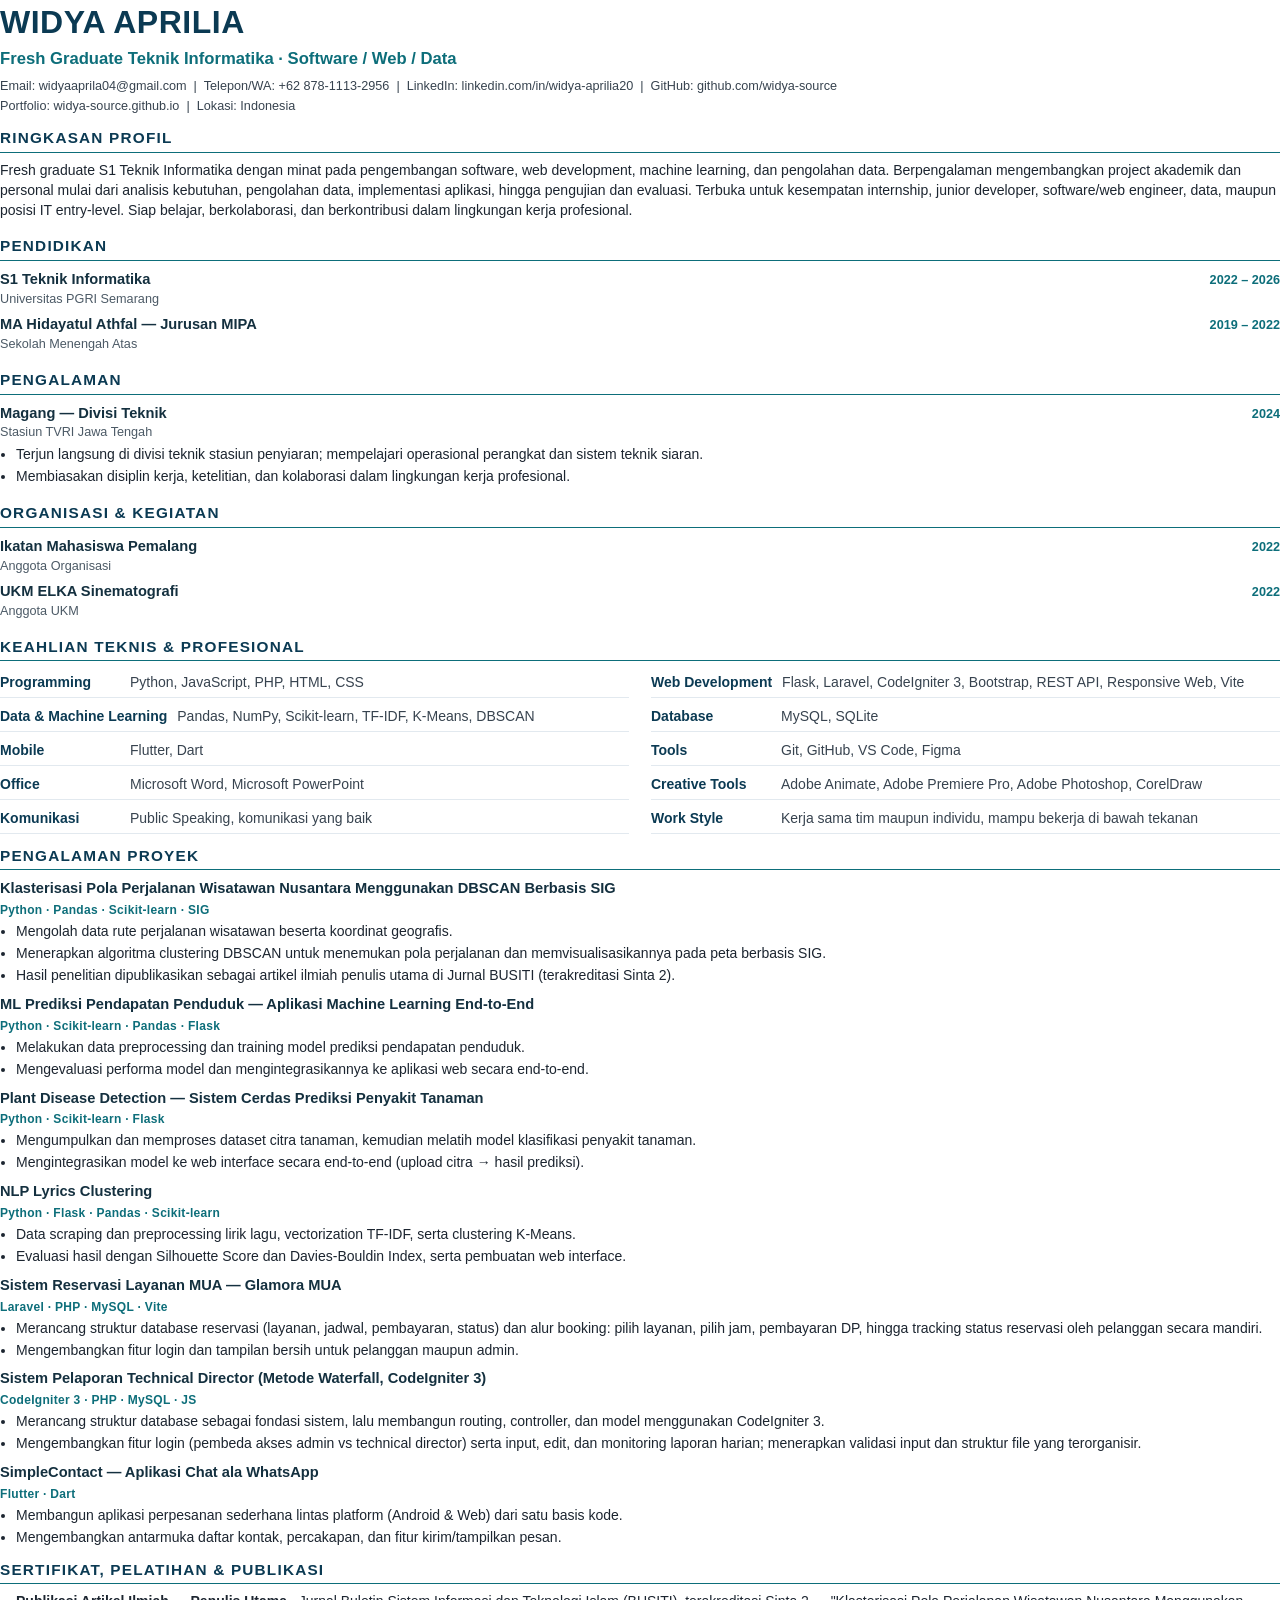
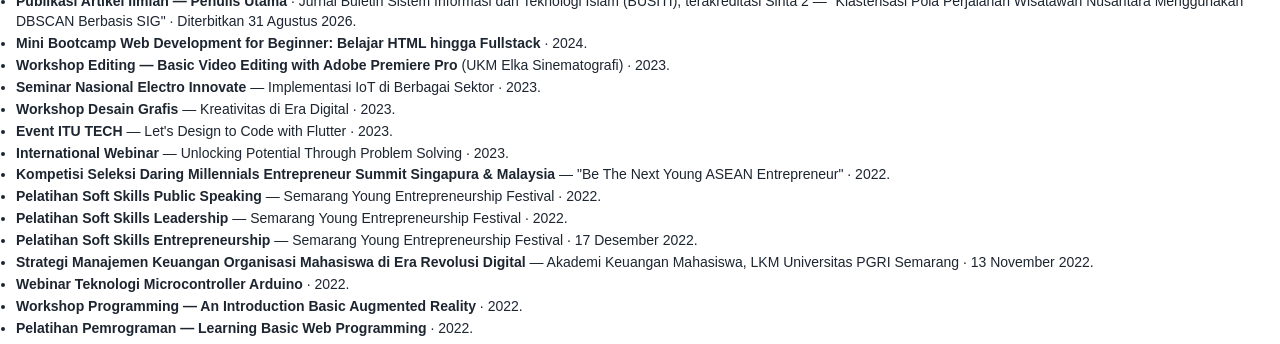
<file: CV_Widya_Aprilia_src.html>
<!DOCTYPE html>
<html lang="id">
<head>
<meta charset="UTF-8">
<title>CV Widya Aprilia</title>
<style>
  @page{size:A4;margin:13mm 14mm}
  *{box-sizing:border-box;margin:0;padding:0}
  body{font-family:Calibri,'Segoe UI',Arial,sans-serif;font-size:10.5pt;color:#1c2530;line-height:1.42}

  /* ---------- header ---------- */
  .name{font-size:24pt;font-weight:700;color:#0b3a53;letter-spacing:.5px}
  .role{font-size:12.5pt;font-weight:600;color:#0d6e7a;margin:2px 0 7px}
  .contact{font-size:9.5pt;color:#37434f;margin-bottom:2px}

  /* ---------- section headings ---------- */
  h2{
    font-size:11.5pt;text-transform:uppercase;letter-spacing:1.2px;color:#0b3a53;
    border-bottom:1.6px solid #0d6e7a;padding-bottom:3px;margin:15px 0 8px;
  }
  h2.first{margin-top:11px}
  h3{font-size:11pt;color:#14303f;margin-bottom:1px}

  /* ---------- rows & labels ---------- */
  .row{display:flex;justify-content:space-between;align-items:baseline;gap:14px}
  .row + .row{margin-top:5px}
  .year{font-size:9.5pt;font-weight:700;color:#0d6e7a;white-space:nowrap}
  .org{font-size:9.5pt;color:#4c5a66;margin-top:1px}
  .stack{font-size:9pt;font-weight:700;color:#0d6e7a;letter-spacing:.3px;margin:2px 0 3px}

  ul{margin:3px 0 6px 16px}
  li{margin-bottom:2px}
  .proj{margin-top:8px}
  .proj ul{margin-top:2px}

  /* ---------- skills: tidy 2-column grid ---------- */
  .skill-grid{display:grid;grid-template-columns:1fr 1fr;column-gap:22px;row-gap:5px;margin:6px 0 4px}
  .skill{display:flex;gap:10px;align-items:flex-start;border-bottom:1px solid #e2e9ef;padding:4px 0}
  .skill b{min-width:120px;flex-shrink:0;color:#0b3a53;font-weight:700}
  .skill span{color:#37434f}

  a{color:#0d6e7a;text-decoration:none}
  .pagebreak{page-break-before:always}
</style>
</head>
<body>

<div class="name">WIDYA APRILIA</div>
<div class="role">Fresh Graduate Teknik Informatika &middot; Software / Web / Data</div>
<div class="contact">Email: widyaaprila04@gmail.com &nbsp;|&nbsp; Telepon/WA: +62 878-1113-2956 &nbsp;|&nbsp; LinkedIn: linkedin.com/in/widya-aprilia20 &nbsp;|&nbsp; GitHub: github.com/widya-source</div>
<div class="contact">Portfolio: widya-source.github.io &nbsp;|&nbsp; Lokasi: Indonesia</div>

<h2 class="first">Ringkasan Profil</h2>
<p>Fresh graduate S1 Teknik Informatika dengan minat pada pengembangan software, web development, machine learning, dan pengolahan data. Berpengalaman mengembangkan project akademik dan personal mulai dari analisis kebutuhan, pengolahan data, implementasi aplikasi, hingga pengujian dan evaluasi. Terbuka untuk kesempatan internship, junior developer, software/web engineer, data, maupun posisi IT entry-level. Siap belajar, berkolaborasi, dan berkontribusi dalam lingkungan kerja profesional.</p>

<h2>Pendidikan</h2>
<div class="row"><div><h3>S1 Teknik Informatika</h3><div class="org">Universitas PGRI Semarang</div></div><span class="year">2022 &ndash; 2026</span></div>
<div class="row"><div><h3>MA Hidayatul Athfal &mdash; Jurusan MIPA</h3><div class="org">Sekolah Menengah Atas</div></div><span class="year">2019 &ndash; 2022</span></div>

<h2>Pengalaman</h2>
<div class="row"><div><h3>Magang &mdash; Divisi Teknik</h3><div class="org">Stasiun TVRI Jawa Tengah</div></div><span class="year">2024</span></div>
<ul>
  <li>Terjun langsung di divisi teknik stasiun penyiaran; mempelajari operasional perangkat dan sistem teknik siaran.</li>
  <li>Membiasakan disiplin kerja, ketelitian, dan kolaborasi dalam lingkungan kerja profesional.</li>
</ul>

<h2>Organisasi &amp; Kegiatan</h2>
<div class="row"><div><h3>Ikatan Mahasiswa Pemalang</h3><div class="org">Anggota Organisasi</div></div><span class="year">2022</span></div>
<div class="row"><div><h3>UKM ELKA Sinematografi</h3><div class="org">Anggota UKM</div></div><span class="year">2022</span></div>

<h2>Keahlian Teknis &amp; Profesional</h2>
<div class="skill-grid">
  <div class="skill"><b>Programming</b><span>Python, JavaScript, PHP, HTML, CSS</span></div>
  <div class="skill"><b>Web Development</b><span>Flask, Laravel, CodeIgniter 3, Bootstrap, REST API, Responsive Web, Vite</span></div>
  <div class="skill"><b>Data &amp; Machine Learning</b><span>Pandas, NumPy, Scikit-learn, TF-IDF, K-Means, DBSCAN</span></div>
  <div class="skill"><b>Database</b><span>MySQL, SQLite</span></div>
  <div class="skill"><b>Mobile</b><span>Flutter, Dart</span></div>
  <div class="skill"><b>Tools</b><span>Git, GitHub, VS Code, Figma</span></div>
  <div class="skill"><b>Office</b><span>Microsoft Word, Microsoft PowerPoint</span></div>
  <div class="skill"><b>Creative Tools</b><span>Adobe Animate, Adobe Premiere Pro, Adobe Photoshop, CorelDraw</span></div>
  <div class="skill"><b>Komunikasi</b><span>Public Speaking, komunikasi yang baik</span></div>
  <div class="skill"><b>Work Style</b><span>Kerja sama tim maupun individu, mampu bekerja di bawah tekanan</span></div>
</div>

<div class="pagebreak"></div>

<h2 class="first">Pengalaman Proyek</h2>

<div class="proj">
  <div class="row"><div><h3>Klasterisasi Pola Perjalanan Wisatawan Nusantara Menggunakan DBSCAN Berbasis SIG</h3></div></div>
  <div class="stack">Python &middot; Pandas &middot; Scikit-learn &middot; SIG</div>
  <ul>
    <li>Mengolah data rute perjalanan wisatawan beserta koordinat geografis.</li>
    <li>Menerapkan algoritma clustering DBSCAN untuk menemukan pola perjalanan dan memvisualisasikannya pada peta berbasis SIG.</li>
    <li>Hasil penelitian dipublikasikan sebagai artikel ilmiah penulis utama di Jurnal BUSITI (terakreditasi Sinta 2).</li>
  </ul>
</div>

<div class="proj">
  <div class="row"><div><h3>ML Prediksi Pendapatan Penduduk &mdash; Aplikasi Machine Learning End-to-End</h3></div></div>
  <div class="stack">Python &middot; Scikit-learn &middot; Pandas &middot; Flask</div>
  <ul>
    <li>Melakukan data preprocessing dan training model prediksi pendapatan penduduk.</li>
    <li>Mengevaluasi performa model dan mengintegrasikannya ke aplikasi web secara end-to-end.</li>
  </ul>
</div>

<div class="proj">
  <div class="row"><div><h3>Plant Disease Detection &mdash; Sistem Cerdas Prediksi Penyakit Tanaman</h3></div></div>
  <div class="stack">Python &middot; Scikit-learn &middot; Flask</div>
  <ul>
    <li>Mengumpulkan dan memproses dataset citra tanaman, kemudian melatih model klasifikasi penyakit tanaman.</li>
    <li>Mengintegrasikan model ke web interface secara end-to-end (upload citra &rarr; hasil prediksi).</li>
  </ul>
</div>

<div class="proj">
  <div class="row"><div><h3>NLP Lyrics Clustering</h3></div></div>
  <div class="stack">Python &middot; Flask &middot; Pandas &middot; Scikit-learn</div>
  <ul>
    <li>Data scraping dan preprocessing lirik lagu, vectorization TF-IDF, serta clustering K-Means.</li>
    <li>Evaluasi hasil dengan Silhouette Score dan Davies-Bouldin Index, serta pembuatan web interface.</li>
  </ul>
</div>

<div class="proj">
  <div class="row"><div><h3>Sistem Reservasi Layanan MUA &mdash; Glamora MUA</h3></div></div>
  <div class="stack">Laravel &middot; PHP &middot; MySQL &middot; Vite</div>
  <ul>
    <li>Merancang struktur database reservasi (layanan, jadwal, pembayaran, status) dan alur booking: pilih layanan, pilih jam, pembayaran DP, hingga tracking status reservasi oleh pelanggan secara mandiri.</li>
    <li>Mengembangkan fitur login dan tampilan bersih untuk pelanggan maupun admin.</li>
  </ul>
</div>

<div class="proj">
  <div class="row"><div><h3>Sistem Pelaporan Technical Director (Metode Waterfall, CodeIgniter 3)</h3></div></div>
  <div class="stack">CodeIgniter 3 &middot; PHP &middot; MySQL &middot; JS</div>
  <ul>
    <li>Merancang struktur database sebagai fondasi sistem, lalu membangun routing, controller, dan model menggunakan CodeIgniter 3.</li>
    <li>Mengembangkan fitur login (pembeda akses admin vs technical director) serta input, edit, dan monitoring laporan harian; menerapkan validasi input dan struktur file yang terorganisir.</li>
  </ul>
</div>

<div class="proj">
  <div class="row"><div><h3>SimpleContact &mdash; Aplikasi Chat ala WhatsApp</h3></div></div>
  <div class="stack">Flutter &middot; Dart</div>
  <ul>
    <li>Membangun aplikasi perpesanan sederhana lintas platform (Android &amp; Web) dari satu basis kode.</li>
    <li>Mengembangkan antarmuka daftar kontak, percakapan, dan fitur kirim/tampilkan pesan.</li>
  </ul>
</div>

<div class="pagebreak"></div>

<h2 class="first">Sertifikat, Pelatihan &amp; Publikasi</h2>
<ul>
  <li><b>Publikasi Artikel Ilmiah &mdash; Penulis Utama</b> &middot; Jurnal Buletin Sistem Informasi dan Teknologi Islam (BUSITI), terakreditasi Sinta 2 &mdash; "Klasterisasi Pola Perjalanan Wisatawan Nusantara Menggunakan DBSCAN Berbasis SIG" &middot; Diterbitkan 31 Agustus 2026.</li>
  <li><b>Mini Bootcamp Web Development for Beginner: Belajar HTML hingga Fullstack</b> &middot; 2024.</li>
  <li><b>Workshop Editing &mdash; Basic Video Editing with Adobe Premiere Pro</b> (UKM Elka Sinematografi) &middot; 2023.</li>
  <li><b>Seminar Nasional Electro Innovate</b> &mdash; Implementasi IoT di Berbagai Sektor &middot; 2023.</li>
  <li><b>Workshop Desain Grafis</b> &mdash; Kreativitas di Era Digital &middot; 2023.</li>
  <li><b>Event ITU TECH</b> &mdash; Let's Design to Code with Flutter &middot; 2023.</li>
  <li><b>International Webinar</b> &mdash; Unlocking Potential Through Problem Solving &middot; 2023.</li>
  <li><b>Kompetisi Seleksi Daring Millennials Entrepreneur Summit Singapura &amp; Malaysia</b> &mdash; "Be The Next Young ASEAN Entrepreneur" &middot; 2022.</li>
  <li><b>Pelatihan Soft Skills Public Speaking</b> &mdash; Semarang Young Entrepreneurship Festival &middot; 2022.</li>
  <li><b>Pelatihan Soft Skills Leadership</b> &mdash; Semarang Young Entrepreneurship Festival &middot; 2022.</li>
  <li><b>Pelatihan Soft Skills Entrepreneurship</b> &mdash; Semarang Young Entrepreneurship Festival &middot; 17 Desember 2022.</li>
  <li><b>Strategi Manajemen Keuangan Organisasi Mahasiswa di Era Revolusi Digital</b> &mdash; Akademi Keuangan Mahasiswa, LKM Universitas PGRI Semarang &middot; 13 November 2022.</li>
  <li><b>Webinar Teknologi Microcontroller Arduino</b> &middot; 2022.</li>
  <li><b>Workshop Programming &mdash; An Introduction Basic Augmented Reality</b> &middot; 2022.</li>
  <li><b>Pelatihan Pemrograman &mdash; Learning Basic Web Programming</b> &middot; 2022.</li>
</ul>

</body>
</html>
</file>
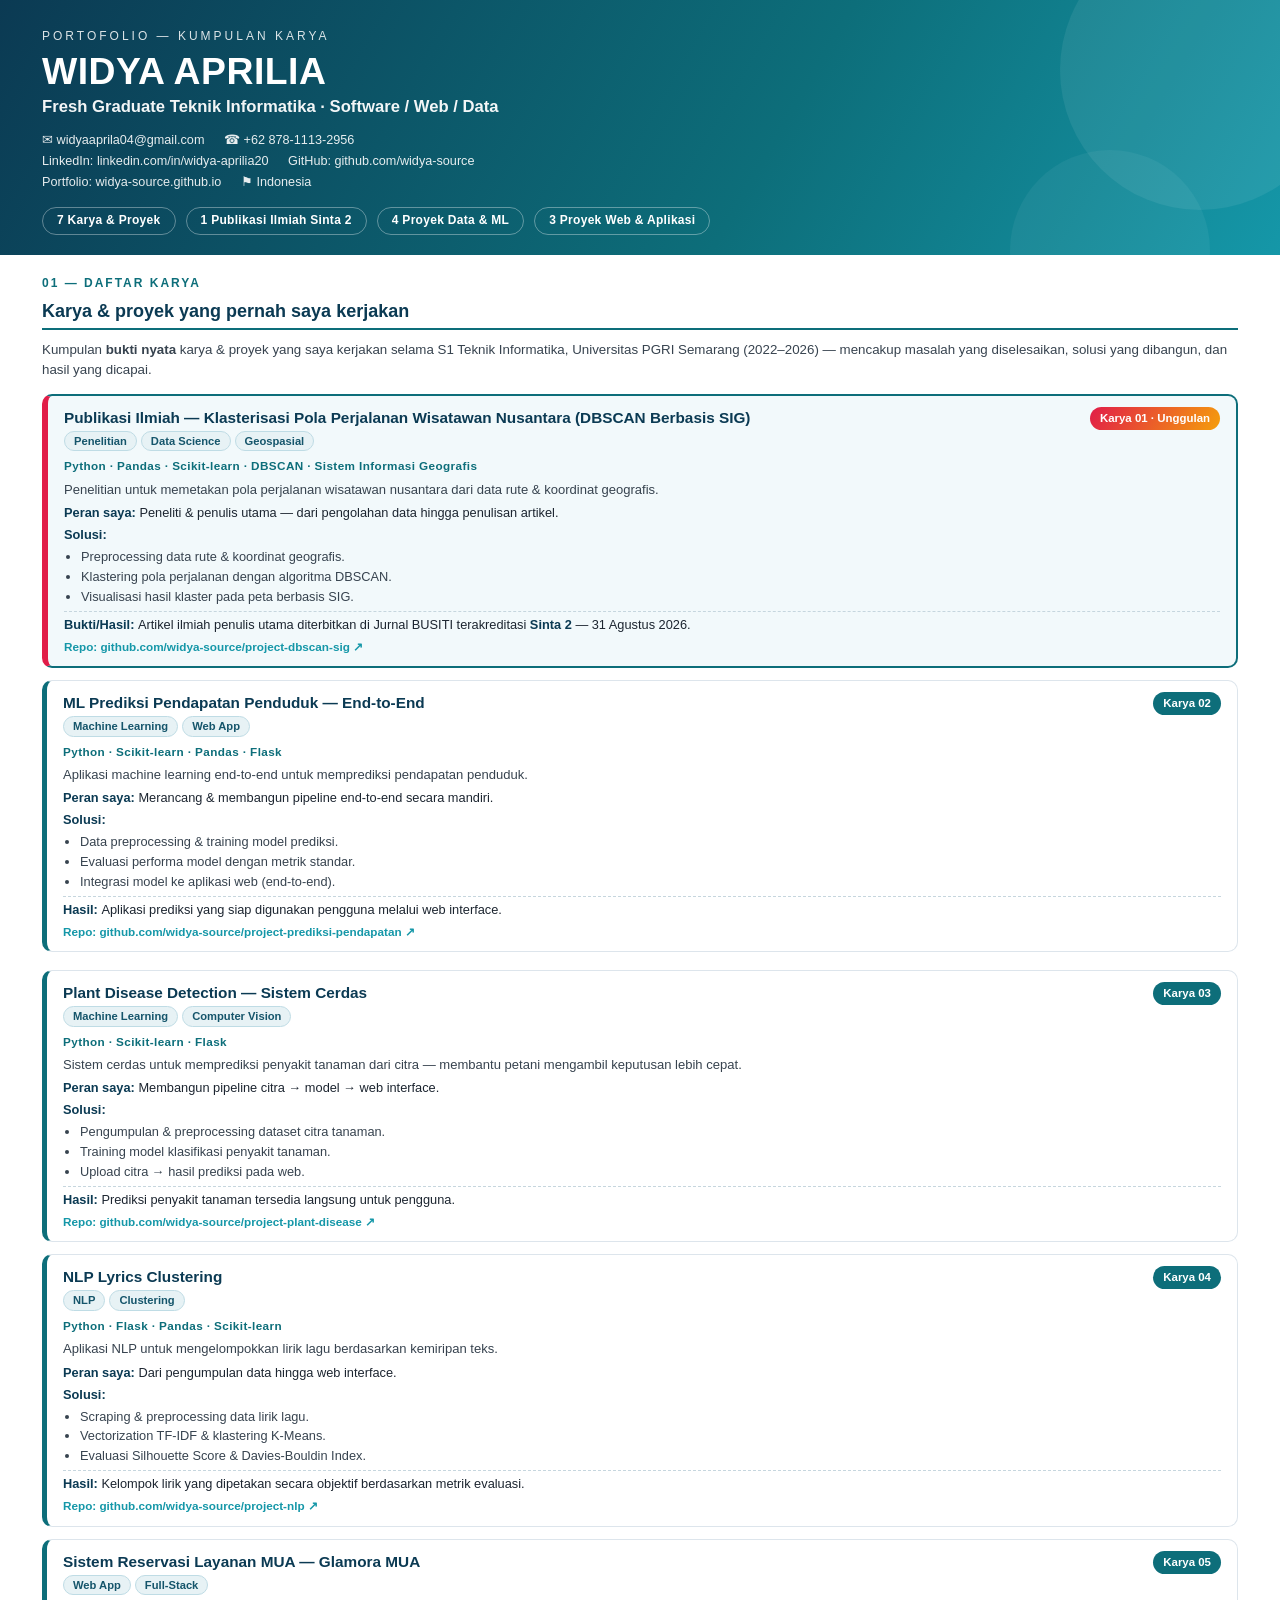
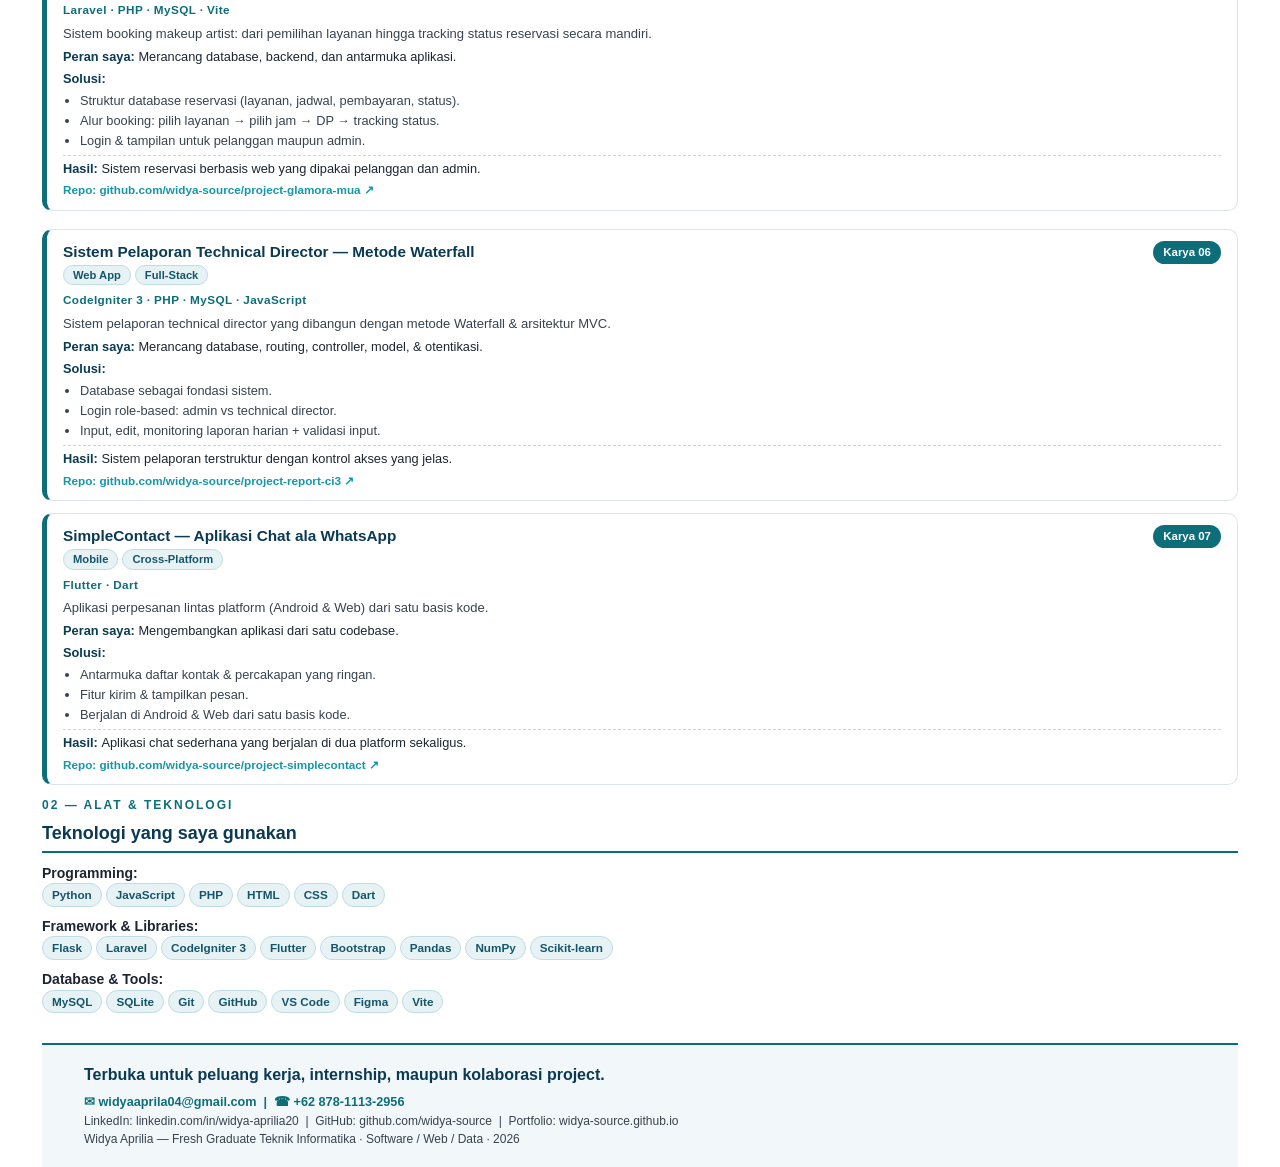
<file: Portofolio_Widya_Aprilia_src.html>
<!DOCTYPE html>
<html lang="id">
<head>
<meta charset="UTF-8">
<title>Portofolio Widya Aprilia</title>
<style>
  @page{size:A4;margin:0}
  *{box-sizing:border-box;margin:0;padding:0}
  body{font-family:Calibri,'Segoe UI',Arial,sans-serif;font-size:10.5pt;color:#1c2530;line-height:1.48;background:#fff}

  /* ---------- cover header ---------- */
  .cover{
    background:linear-gradient(120deg,#0b3a53 0%,#0d6e7a 60%,#1597a8 100%);
    color:#fff;padding:28px 42px 20px;position:relative;overflow:hidden;
  }
  .cover::after{content:"";position:absolute;right:-60px;top:-70px;width:280px;height:280px;border-radius:50%;background:rgba(255,255,255,.07)}
  .cover::before{content:"";position:absolute;right:70px;bottom:-95px;width:200px;height:200px;border-radius:50%;background:rgba(255,255,255,.05)}
  .cover .kicker{font-size:9pt;letter-spacing:3px;text-transform:uppercase;opacity:.85;margin-bottom:5px}
  .cover h1{font-size:28pt;font-weight:800;letter-spacing:.5px;line-height:1.1}
  .cover .role{font-size:12.5pt;font-weight:600;opacity:.95;margin-top:3px}
  .cover .contacts{margin-top:11px;font-size:9.5pt;line-height:1.65}
  .cover .contacts span{display:inline-block;margin-right:16px;opacity:.9}
  .hl{display:flex;gap:10px;flex-wrap:wrap;margin-top:14px}
  .hl div{border:1px solid rgba(255,255,255,.35);border-radius:999px;padding:4px 14px;font-size:9pt;font-weight:700;letter-spacing:.3px}

  /* ---------- body ---------- */
  .page{padding:6px 42px 0}
  .num{font-size:9pt;font-weight:800;letter-spacing:2px;color:#0d6e7a;text-transform:uppercase;margin-bottom:5px}
  h2{font-size:13.5pt;font-weight:800;color:#0b3a53;border-bottom:2.5px solid #0d6e7a;padding-bottom:4px;margin:0 0 10px}
  .intro{font-size:10pt;color:#37434f;margin-bottom:14px}

  /* ---------- karya (project evidence cards) ---------- */
  .karya{
    border:1px solid #dde5ec;border-left:5px solid #0d6e7a;border-radius:10px;
    padding:11px 16px;margin-bottom:12px;page-break-inside:avoid;background:#fff;
  }
  .karya .top{display:flex;justify-content:space-between;align-items:flex-start;gap:12px}
  .karya h3{font-size:11.5pt;color:#0b3a53}
  .ktop{font-size:8.6pt;font-weight:800;color:#fff;background:#0d6e7a;border-radius:999px;padding:3px 10px;white-space:nowrap;flex-shrink:0}
  .ktag{display:inline-block;font-size:8.4pt;font-weight:800;color:#15556b;background:#e7f2f5;border:1px solid #bfdce5;border-radius:999px;padding:1px 9px;margin:0 4px 3px 0}
  .stack{font-size:8.8pt;font-weight:700;color:#0d6e7a;letter-spacing:.4px;margin:3px 0 5px}
  .kdesc{font-size:9.8pt;color:#37434f;margin-bottom:5px}
  .kdesc b{color:#14303f}
  .line{font-size:9.6pt;margin-bottom:3px}
  .line b{color:#0b3a53}
  .line ul{margin:2px 0 3px 17px}
  .line li{margin-bottom:1px;color:#37434f}
  .hasil{font-size:9.6pt;border-top:1px dashed #c6d6de;padding-top:4px;margin-top:4px}
  .hasil b{color:#0b3a53}
  .plink{font-size:8.8pt;font-weight:700;color:#1597a8;margin-top:3px}
  .pub{border:2px solid #0d6e7a;background:#f2f9fb;border-left:6px solid #e11d48}
  .pub .ktop{background:linear-gradient(120deg,#e11d48,#f59e0b)}

  /* ---------- tools & footer ---------- */
  .chip{display:inline-block;font-size:8.8pt;font-weight:600;color:#15556b;background:#e7f2f5;border:1px solid #bfdce5;border-radius:999px;padding:2px 9px;margin:0 4px 4px 0}
  .foot{margin-top:26px;background:#f2f7f9;border-top:2px solid #0d6e7a;padding:18px 42px;font-size:9pt;color:#37434f}
  .foot h3{font-size:12pt;color:#0b3a53;margin-bottom:4px}
  .foot .contact-line{font-weight:700;color:#0d6e7a;margin:6px 0 2px;font-size:9.5pt}

  .pagebreak{page-break-before:always}
</style>
</head>
<body>

<div class="cover">
  <div class="kicker">Portofolio — Kumpulan Karya</div>
  <h1>WIDYA APRILIA</h1>
  <div class="role">Fresh Graduate Teknik Informatika &middot; Software / Web / Data</div>
  <div class="contacts">
    <span>&#9993; widyaaprila04@gmail.com</span>
    <span>&#9742; +62 878-1113-2956</span><br>
    <span>LinkedIn: linkedin.com/in/widya-aprilia20</span>
    <span>GitHub: github.com/widya-source</span><br>
    <span>Portfolio: widya-source.github.io</span>
    <span>&#9873; Indonesia</span>
  </div>
  <div class="hl">
    <div>7 Karya &amp; Proyek</div>
    <div>1 Publikasi Ilmiah Sinta 2</div>
    <div>4 Proyek Data &amp; ML</div>
    <div>3 Proyek Web &amp; Aplikasi</div>
  </div>
</div>

<div class="page">

  <div class="num" style="margin-top:14px">01 &mdash; Daftar Karya</div>
  <h2>Karya &amp; proyek yang pernah saya kerjakan</h2>
  <p class="intro">Kumpulan <b>bukti nyata</b> karya &amp; proyek yang saya kerjakan selama S1 Teknik Informatika, Universitas PGRI Semarang (2022&ndash;2026) &mdash; mencakup masalah yang diselesaikan, solusi yang dibangun, dan hasil yang dicapai.</p>

  <div class="karya pub">
    <div class="top">
      <h3>Publikasi Ilmiah &mdash; Klasterisasi Pola Perjalanan Wisatawan Nusantara (DBSCAN Berbasis SIG)</h3>
      <span class="ktop">Karya 01 &middot; Unggulan</span>
    </div>
    <span class="ktag">Penelitian</span><span class="ktag">Data Science</span><span class="ktag">Geospasial</span>
    <div class="stack">Python &middot; Pandas &middot; Scikit-learn &middot; DBSCAN &middot; Sistem Informasi Geografis</div>
    <p class="kdesc">Penelitian untuk memetakan pola perjalanan wisatawan nusantara dari data rute &amp; koordinat geografis.</p>
    <div class="line"><b>Peran saya:</b> Peneliti &amp; penulis utama &mdash; dari pengolahan data hingga penulisan artikel.</div>
    <div class="line"><b>Solusi:</b></div>
    <div class="line"><ul>
      <li>Preprocessing data rute &amp; koordinat geografis.</li>
      <li>Klastering pola perjalanan dengan algoritma DBSCAN.</li>
      <li>Visualisasi hasil klaster pada peta berbasis SIG.</li>
    </ul></div>
    <div class="hasil"><b>Bukti/Hasil: </b>Artikel ilmiah penulis utama diterbitkan di Jurnal BUSITI terakreditasi <b>Sinta 2</b> &mdash; 31 Agustus 2026.</div>
    <div class="plink">Repo: github.com/widya-source/project-dbscan-sig &#8599;</div>
  </div>

  <div class="karya">
    <div class="top">
      <h3>ML Prediksi Pendapatan Penduduk &mdash; End-to-End</h3>
      <span class="ktop">Karya 02</span>
    </div>
    <span class="ktag">Machine Learning</span><span class="ktag">Web App</span>
    <div class="stack">Python &middot; Scikit-learn &middot; Pandas &middot; Flask</div>
    <p class="kdesc">Aplikasi machine learning end-to-end untuk memprediksi pendapatan penduduk.</p>
    <div class="line"><b>Peran saya:</b> Merancang &amp; membangun pipeline end-to-end secara mandiri.</div>
    <div class="line"><b>Solusi:</b></div>
    <div class="line"><ul>
      <li>Data preprocessing &amp; training model prediksi.</li>
      <li>Evaluasi performa model dengan metrik standar.</li>
      <li>Integrasi model ke aplikasi web (end-to-end).</li>
    </ul></div>
    <div class="hasil"><b>Hasil: </b>Aplikasi prediksi yang siap digunakan pengguna melalui web interface.</div>
    <div class="plink">Repo: github.com/widya-source/project-prediksi-pendapatan &#8599;</div>
  </div>

</div>

<div class="pagebreak"></div>
<div class="page">

  <div class="karya">
    <div class="top">
      <h3>Plant Disease Detection &mdash; Sistem Cerdas</h3>
      <span class="ktop">Karya 03</span>
    </div>
    <span class="ktag">Machine Learning</span><span class="ktag">Computer Vision</span>
    <div class="stack">Python &middot; Scikit-learn &middot; Flask</div>
    <p class="kdesc">Sistem cerdas untuk memprediksi penyakit tanaman dari citra &mdash; membantu petani mengambil keputusan lebih cepat.</p>
    <div class="line"><b>Peran saya:</b> Membangun pipeline citra &rarr; model &rarr; web interface.</div>
    <div class="line"><b>Solusi:</b></div>
    <div class="line"><ul>
      <li>Pengumpulan &amp; preprocessing dataset citra tanaman.</li>
      <li>Training model klasifikasi penyakit tanaman.</li>
      <li>Upload citra &rarr; hasil prediksi pada web.</li>
    </ul></div>
    <div class="hasil"><b>Hasil: </b>Prediksi penyakit tanaman tersedia langsung untuk pengguna.</div>
    <div class="plink">Repo: github.com/widya-source/project-plant-disease &#8599;</div>
  </div>

  <div class="karya">
    <div class="top">
      <h3>NLP Lyrics Clustering</h3>
      <span class="ktop">Karya 04</span>
    </div>
    <span class="ktag">NLP</span><span class="ktag">Clustering</span>
    <div class="stack">Python &middot; Flask &middot; Pandas &middot; Scikit-learn</div>
    <p class="kdesc">Aplikasi NLP untuk mengelompokkan lirik lagu berdasarkan kemiripan teks.</p>
    <div class="line"><b>Peran saya:</b> Dari pengumpulan data hingga web interface.</div>
    <div class="line"><b>Solusi:</b></div>
    <div class="line"><ul>
      <li>Scraping &amp; preprocessing data lirik lagu.</li>
      <li>Vectorization TF-IDF &amp; klastering K-Means.</li>
      <li>Evaluasi Silhouette Score &amp; Davies-Bouldin Index.</li>
    </ul></div>
    <div class="hasil"><b>Hasil: </b>Kelompok lirik yang dipetakan secara objektif berdasarkan metrik evaluasi.</div>
    <div class="plink">Repo: github.com/widya-source/project-nlp &#8599;</div>
  </div>

  <div class="karya">
    <div class="top">
      <h3>Sistem Reservasi Layanan MUA &mdash; Glamora MUA</h3>
      <span class="ktop">Karya 05</span>
    </div>
    <span class="ktag">Web App</span><span class="ktag">Full-Stack</span>
    <div class="stack">Laravel &middot; PHP &middot; MySQL &middot; Vite</div>
    <p class="kdesc">Sistem booking makeup artist: dari pemilihan layanan hingga tracking status reservasi secara mandiri.</p>
    <div class="line"><b>Peran saya:</b> Merancang database, backend, dan antarmuka aplikasi.</div>
    <div class="line"><b>Solusi:</b></div>
    <div class="line"><ul>
      <li>Struktur database reservasi (layanan, jadwal, pembayaran, status).</li>
      <li>Alur booking: pilih layanan &rarr; pilih jam &rarr; DP &rarr; tracking status.</li>
      <li>Login &amp; tampilan untuk pelanggan maupun admin.</li>
    </ul></div>
    <div class="hasil"><b>Hasil: </b>Sistem reservasi berbasis web yang dipakai pelanggan dan admin.</div>
    <div class="plink">Repo: github.com/widya-source/project-glamora-mua &#8599;</div>
  </div>

</div>

<div class="pagebreak"></div>
<div class="page">

  <div class="karya">
    <div class="top">
      <h3>Sistem Pelaporan Technical Director &mdash; Metode Waterfall</h3>
      <span class="ktop">Karya 06</span>
    </div>
    <span class="ktag">Web App</span><span class="ktag">Full-Stack</span>
    <div class="stack">CodeIgniter 3 &middot; PHP &middot; MySQL &middot; JavaScript</div>
    <p class="kdesc">Sistem pelaporan technical director yang dibangun dengan metode Waterfall &amp; arsitektur MVC.</p>
    <div class="line"><b>Peran saya:</b> Merancang database, routing, controller, model, &amp; otentikasi.</div>
    <div class="line"><b>Solusi:</b></div>
    <div class="line"><ul>
      <li>Database sebagai fondasi sistem.</li>
      <li>Login role-based: admin vs technical director.</li>
      <li>Input, edit, monitoring laporan harian + validasi input.</li>
    </ul></div>
    <div class="hasil"><b>Hasil: </b>Sistem pelaporan terstruktur dengan kontrol akses yang jelas.</div>
    <div class="plink">Repo: github.com/widya-source/project-report-ci3 &#8599;</div>
  </div>

  <div class="karya">
    <div class="top">
      <h3>SimpleContact &mdash; Aplikasi Chat ala WhatsApp</h3>
      <span class="ktop">Karya 07</span>
    </div>
    <span class="ktag">Mobile</span><span class="ktag">Cross-Platform</span>
    <div class="stack">Flutter &middot; Dart</div>
    <p class="kdesc">Aplikasi perpesanan lintas platform (Android &amp; Web) dari satu basis kode.</p>
    <div class="line"><b>Peran saya:</b> Mengembangkan aplikasi dari satu codebase.</div>
    <div class="line"><b>Solusi:</b></div>
    <div class="line"><ul>
      <li>Antarmuka daftar kontak &amp; percakapan yang ringan.</li>
      <li>Fitur kirim &amp; tampilkan pesan.</li>
      <li>Berjalan di Android &amp; Web dari satu basis kode.</li>
    </ul></div>
    <div class="hasil"><b>Hasil: </b>Aplikasi chat sederhana yang berjalan di dua platform sekaligus.</div>
    <div class="plink">Repo: github.com/widya-source/project-simplecontact &#8599;</div>
  </div>

  <div class="num" style="margin-top:6px">02 &mdash; Alat &amp; Teknologi</div>
  <h2>Teknologi yang saya gunakan</h2>
  <div><b>Programming:</b><br><span class="chip">Python</span><span class="chip">JavaScript</span><span class="chip">PHP</span><span class="chip">HTML</span><span class="chip">CSS</span><span class="chip">Dart</span></div>
  <div style="margin-top:5px"><b>Framework &amp; Libraries:</b><br><span class="chip">Flask</span><span class="chip">Laravel</span><span class="chip">CodeIgniter 3</span><span class="chip">Flutter</span><span class="chip">Bootstrap</span><span class="chip">Pandas</span><span class="chip">NumPy</span><span class="chip">Scikit-learn</span></div>
  <div style="margin-top:5px"><b>Database &amp; Tools:</b><br><span class="chip">MySQL</span><span class="chip">SQLite</span><span class="chip">Git</span><span class="chip">GitHub</span><span class="chip">VS Code</span><span class="chip">Figma</span><span class="chip">Vite</span></div>

  <div class="foot">
    <h3>Terbuka untuk peluang kerja, internship, maupun kolaborasi project.</h3>
    <div class="contact-line">&#9993; widyaaprila04@gmail.com &nbsp;|&nbsp; &#9742; +62 878-1113-2956</div>
    <p>LinkedIn: linkedin.com/in/widya-aprilia20 &nbsp;|&nbsp; GitHub: github.com/widya-source &nbsp;|&nbsp; Portfolio: widya-source.github.io</p>
    <p>Widya Aprilia &mdash; Fresh Graduate Teknik Informatika &middot; Software / Web / Data &middot; 2026</p>
  </div>

</div>

</body>
</html>
</file>
<file: style.css>
/* ============================================================
   PORTFOLIO — WIDYA APRILIA (Fresh Graduate Teknik Informatika)
   Dark, modern, animated.
   ============================================================ */
@import url('https://fonts.googleapis.com/css2?family=Inter:wght@400;500;600;700&family=Space+Grotesk:wght@500;600;700&display=swap');

:root{
  --bg:#0a0d13;
  --card:#111923;
  --card-2:#0e151e;
  --line:rgba(148,163,184,.14);
  --text:#e9eef4;
  --muted:#96a3b2;
  --dim:#67748a;
  --cyan:#22d3ee;
  --teal:#2dd4bf;
  --violet:#a78bfa;
  --grad:linear-gradient(120deg,#22d3ee 0%,#2dd4bf 50%,#a78bfa 100%);
  --nav-bg:rgba(10,13,19,.72);
  --menu-bg:rgba(10,13,19,.97);
  --grid:rgba(255,255,255,.03);
  --chip:rgba(255,255,255,.05);
  --chip-hover:rgba(255,255,255,.1);
  --strip:rgba(255,255,255,.02);
  --shadow:0 30px 70px rgba(0,0,0,.45);
  --avatar-1:#15263a;
  --avatar-2:#0c1220;
  --max:1160px;
  --radius:20px;
  --font-body:"Inter",system-ui,sans-serif;
  --font-display:"Space Grotesk",sans-serif;
}

/* ---------- light theme ---------- */
:root[data-theme="light"]{
  --bg:#f5f7fa;
  --card:#ffffff;
  --card-2:#eef2f7;
  --line:rgba(15,23,42,.12);
  --text:#0f172a;
  --muted:#475569;
  --dim:#64748b;
  --cyan:#0891b2;
  --teal:#0d9488;
  --violet:#7c3aed;
  --grad:linear-gradient(120deg,#0891b2 0%,#0d9488 50%,#7c3aed 100%);
  --nav-bg:rgba(255,255,255,.8);
  --menu-bg:rgba(255,255,255,.97);
  --grid:rgba(15,23,42,.045);
  --chip:rgba(15,23,42,.05);
  --chip-hover:rgba(15,23,42,.09);
  --strip:rgba(15,23,42,.025);
  --shadow:0 30px 70px rgba(15,23,42,.14);
  --avatar-1:#e2e8f0;
  --avatar-2:#cbd5e1;
}

*{box-sizing:border-box;margin:0;padding:0}
html{scroll-behavior:smooth}
body{
  background:var(--bg);
  color:var(--text);
  font-family:var(--font-body);
  line-height:1.7;
  overflow-x:hidden;
}
a{color:inherit;text-decoration:none}
img{max-width:100%;display:block}
ul{list-style:none}

/* ---------- global background: faint grid + gradient glow ---------- */
body::before{
  content:"";position:fixed;inset:0;z-index:0;pointer-events:none;
  background-image:
    linear-gradient(var(--grid) 1px,transparent 1px),
    linear-gradient(90deg,var(--grid) 1px,transparent 1px);
  background-size:46px 46px;
  -webkit-mask:radial-gradient(ellipse 90% 60% at 50% 0%,#000 25%,transparent 80%);
  mask:radial-gradient(ellipse 90% 60% at 50% 0%,#000 25%,transparent 80%);
}
.noise{
  position:fixed;inset:0;z-index:2;pointer-events:none;opacity:.045;
  background-image:url("data:image/svg+xml;utf8,<svg xmlns='http://www.w3.org/2000/svg' width='160' height='160'><filter id='n'><feTurbulence type='fractalNoise' baseFrequency='0.9' numOctaves='2'/><feColorMatrix type='saturate' values='0'/></filter><rect width='100%25' height='100%25' filter='url(%23n)'/></svg>");
}

/* ---------- scroll progress ---------- */
#progress{position:fixed;top:0;left:0;height:3px;width:0;background:var(--grad);z-index:80;box-shadow:0 0 12px rgba(34,211,238,.7)}

/* ---------- navbar ---------- */
.nav{
  position:fixed;top:0;left:0;right:0;z-index:70;
  display:flex;align-items:center;justify-content:space-between;
  height:72px;padding:0 clamp(18px,4vw,42px);
  background:var(--nav-bg);
  backdrop-filter:blur(14px);
  -webkit-backdrop-filter:blur(14px);
  border-bottom:1px solid var(--line);
}
.logo{font:700 24px var(--font-display);letter-spacing:1px}
.logo .dot,.grad-text{
  background:var(--grad);
  -webkit-background-clip:text;background-clip:text;
  -webkit-text-fill-color:transparent;color:transparent;
}
#menu{display:flex;gap:26px}
#menu a{position:relative;font-size:13.5px;font-weight:600;color:var(--muted);padding:4px 0;transition:color .25s}
#menu a::after{
  content:"";position:absolute;left:0;bottom:-2px;height:2px;width:0;
  background:var(--grad);border-radius:2px;transition:width .3s;
}
#menu a:hover,#menu a.active{color:var(--text)}
#menu a:hover::after,#menu a.active::after{width:100%}
.nav-actions{display:flex;align-items:center;gap:12px}

.theme-toggle{
  width:42px;height:42px;border-radius:50%;display:grid;place-items:center;
  background:var(--card);border:1px solid var(--line);color:var(--text);cursor:pointer;
  transition:transform .25s ease,background .25s ease,border-color .25s ease,color .25s ease;
}
.theme-toggle:hover{transform:translateY(-2px);border-color:var(--teal);color:var(--teal)}
.theme-toggle svg{width:20px;height:20px}
.theme-toggle .ico-sun{display:none}
:root[data-theme="dark"] .theme-toggle .ico-sun{display:block}
:root[data-theme="dark"] .theme-toggle .ico-moon{display:none}

.btn{
  display:inline-flex;align-items:center;gap:8px;
  padding:11px 20px;border-radius:999px;
  font-size:14px;font-weight:700;cursor:pointer;
  transition:transform .25s ease,box-shadow .25s ease,background .25s ease;
  border:1px solid transparent;
}
.btn:hover{transform:translateY(-2px)}
.btn.dark{background:var(--grad);color:#04121b;box-shadow:0 10px 26px rgba(34,211,238,.28)}
.btn.dark:hover{box-shadow:0 14px 34px rgba(45,212,191,.4)}
.btn.light{border-color:var(--line);background:var(--chip)}
.btn.light:hover{background:var(--chip-hover)}
.btn.ghost{color:var(--muted)}
.btn.ghost:hover{color:var(--text)}
.btn.big{padding:15px 30px;font-size:15px}

.burger{display:none;flex-direction:column;gap:5px;background:none;border:0;cursor:pointer;padding:8px}
.burger span{width:22px;height:2px;background:var(--text);border-radius:2px;transition:.3s}
.burger.open span:nth-child(1){transform:translateY(7px) rotate(45deg)}
.burger.open span:nth-child(2){opacity:0}
.burger.open span:nth-child(3){transform:translateY(-7px) rotate(-45deg)}

/* ---------- hero ---------- */
.hero{position:relative;padding:150px 24px 90px;overflow:hidden}
.hero-inner{max-width:var(--max);margin:auto;display:grid;grid-template-columns:1.35fr .72fr;gap:64px;align-items:center;position:relative;z-index:3}
.blob{position:absolute;border-radius:50%;filter:blur(95px);opacity:.45;z-index:1;animation:drift 16s ease-in-out infinite alternate}
.b1{width:420px;height:420px;background:radial-gradient(circle,#123a4d,transparent 70%);top:-90px;left:-40px}
.b2{width:380px;height:380px;background:radial-gradient(circle,#3d2a63,transparent 70%);bottom:-80px;right:-60px;animation-delay:-8s}
@keyframes drift{from{transform:translate(0,0) scale(1)}to{transform:translate(50px,40px) scale(1.15)}}

.eyebrow{
  display:inline-flex;align-items:center;gap:8px;
  font-size:12px;letter-spacing:2.5px;font-weight:700;color:var(--teal);
  border:1px solid var(--line);border-radius:999px;padding:7px 15px;
  background:rgba(45,212,191,.06);margin-bottom:22px;
}
h1{font:700 clamp(50px,7.5vw,96px)/1.05 var(--font-display);letter-spacing:-1px;margin-bottom:18px}
.roles{
  font:600 clamp(17px,2.4vw,22px) var(--font-display);color:var(--muted);
  min-height:34px;margin-bottom:20px;
}
.roles .caret{color:var(--violet)}
.cursor{display:inline-block;color:var(--teal);font-weight:700;animation:blink 1s steps(1) infinite}
@keyframes blink{50%{opacity:0}}

.intro{font-size:17px;color:var(--muted);max-width:640px}
.intro b{color:var(--text)}
.buttons{display:flex;flex-wrap:wrap;gap:12px;margin-top:30px}
.hero-contacts{display:flex;flex-wrap:wrap;gap:22px;margin-top:24px;font-size:13.5px;color:var(--muted)}
.hero-contacts a{transition:color .25s}
.hero-contacts a:hover{color:var(--teal)}

.stats{display:grid;grid-template-columns:repeat(4,1fr);gap:14px;margin-top:38px}
.stat{
  background:var(--card);border:1px solid var(--line);border-radius:16px;
  padding:16px 18px;text-align:center;
  transition:transform .3s,border-color .3s;
}
.stat:hover{transform:translateY(-4px);border-color:rgba(45,212,191,.5)}
.stat b{font:700 30px var(--font-display);background:var(--grad);-webkit-background-clip:text;background-clip:text;-webkit-text-fill-color:transparent;color:transparent;display:block}
.stat span{font-size:11.5px;color:var(--muted);text-transform:uppercase;letter-spacing:1px}

/* ---------- hero profile card ---------- */
.hero-card{
  position:relative;background:linear-gradient(180deg,var(--card),var(--card-2));
  border:1px solid var(--line);border-radius:28px;padding:42px 32px 32px;text-align:center;
  box-shadow:var(--shadow);
}
.ring{position:relative;width:216px;height:216px;margin:0 auto 24px}
.ring::before{content:"";position:absolute;inset:0;border-radius:50%;background:conic-gradient(from 0deg,#22d3ee,#2dd4bf,#a78bfa,#22d3ee);animation:spin 9s linear infinite}
@keyframes spin{to{transform:rotate(360deg)}}
.avatar{
  position:relative;margin:7px;width:202px;height:202px;border-radius:50%;
  overflow:hidden;background:radial-gradient(circle at 30% 20%,var(--avatar-1),var(--avatar-2) 70%);
}
.avatar img{width:100%;height:100%;object-fit:cover;display:block;transform:scale(1.22);transform-origin:center}
.avatar::after{content:"";position:absolute;inset:0;border-radius:50%;background:radial-gradient(circle at 50% 115%,#22d3ee85,transparent 55%);pointer-events:none}
.grad-text{display:inline-block}

.float-chip{
  position:absolute;width:48px;height:48px;border-radius:14px;background:var(--card);
  border:1px solid var(--line);display:grid;place-items:center;z-index:3;
  box-shadow:0 12px 30px rgba(0,0,0,.5);animation:float 4s ease-in-out infinite;
}
.float-chip img{width:26px;height:26px;object-fit:contain}
.fc1{top:6px;left:-22px}.fc2{top:26px;right:-24px;animation-delay:-1s}
.fc3{bottom:2px;left:-12px;animation-delay:-2s}.fc4{bottom:8px;right:-12px;animation-delay:-3s}
@keyframes float{0%,100%{transform:translateY(0)}50%{transform:translateY(-12px)}}

.hero-card h2{font:700 24px var(--font-display);margin-bottom:4px}
.card-role{color:var(--muted);font-size:13.5px;margin-bottom:14px}
.chips{display:flex;justify-content:center;flex-wrap:wrap;gap:8px}
.chips span{font-size:11.5px;font-weight:600;padding:6px 12px;border-radius:999px;border:1px solid var(--line);color:var(--muted)}
.chips span:hover{color:var(--teal);border-color:var(--teal)}
.status{
  display:inline-flex;align-items:center;gap:8px;margin-top:18px;
  font-size:12px;font-weight:700;color:var(--teal);
  background:rgba(45,212,191,.08);border:1px solid rgba(45,212,191,.25);
  padding:8px 14px;border-radius:999px;
}
.pulse{width:9px;height:9px;border-radius:50%;background:#2dd4bf;animation:pulse 1.6s ease-in-out infinite}
@keyframes pulse{0%,100%{box-shadow:0 0 0 0 rgba(45,212,191,.6)}60%{box-shadow:0 0 0 9px rgba(45,212,191,0)}}
.quick{display:flex;justify-content:center;gap:20px;margin-top:20px;font-size:13px;font-weight:700;color:var(--teal)}
.quick a:hover{color:var(--text)}

/* ---------- marquee ---------- */
.marquee{
  border-top:1px solid var(--line);border-bottom:1px solid var(--line);
  background:var(--strip);
  overflow:hidden;position:relative;padding:18px 0;
  -webkit-mask-image:linear-gradient(90deg,transparent,#000 10%,#000 90%,transparent);
  mask-image:linear-gradient(90deg,transparent,#000 10%,#000 90%,transparent);
}
.marquee-track{display:flex;width:max-content;animation:scroll 34s linear infinite}
.marquee:hover .marquee-track{animation-play-state:paused}
.marquee-set{display:flex;align-items:center;gap:34px;padding-right:34px}
.marquee-set span{display:inline-flex;align-items:center;gap:9px;font:600 15px var(--font-display);color:var(--muted);white-space:nowrap}
.marquee-set img{width:22px;height:22px;object-fit:contain}
.marquee-set i{color:var(--teal);font-style:normal;font-size:12px}
@keyframes scroll{to{transform:translateX(-50%)}}

/* ---------- sections ---------- */
.section{max-width:var(--max);margin:auto;padding:100px 24px;position:relative;z-index:3}
.label{
  font-size:12px;letter-spacing:3px;font-weight:700;color:var(--teal);
  text-transform:uppercase;margin-bottom:14px;
}
.section-head{display:flex;align-items:end;justify-content:space-between;gap:30px;margin-bottom:44px;flex-wrap:wrap}
.section-head h2,.split h2{font:700 clamp(30px,4.5vw,44px)/1.15 var(--font-display);margin-bottom:0}
.section-head p{color:var(--muted);max-width:460px;font-size:15px}
.split{display:grid;grid-template-columns:.9fr 1.1fr;gap:64px;align-items:start;margin-top:26px}
.split p{color:var(--muted);margin-bottom:14px;font-size:15.5px}
.split b{color:var(--text)}

.facts{display:grid;grid-template-columns:1fr 1fr;gap:12px;margin-top:24px}
.facts div{background:var(--card);border:1px solid var(--line);border-radius:14px;padding:14px 16px}
.facts span{display:block;font-size:11px;letter-spacing:1.5px;text-transform:uppercase;color:var(--dim);margin-bottom:4px}
.facts b{font-size:13px;color:var(--text);font-weight:600}

/* ---------- skills ---------- */
.skills-grid{display:grid;grid-template-columns:repeat(3,1fr);gap:16px}
.skill-card{
  background:linear-gradient(180deg,var(--card),var(--card-2));
  border:1px solid var(--line);border-radius:var(--radius);
  padding:26px 24px;position:relative;overflow:hidden;
  transition:transform .3s ease,border-color .3s ease,box-shadow .3s ease;
}
.skill-card::before{
  content:"";position:absolute;top:0;left:0;right:0;height:3px;
  background:var(--grad);transform:scaleX(0);transform-origin:left;transition:transform .4s ease;
}
.skill-card:hover{transform:translateY(-6px);border-color:rgba(45,212,191,.45);box-shadow:0 22px 44px rgba(0,0,0,.35)}
.skill-card:hover::before{transform:scaleX(1)}
.skill-card h3{font:600 17px var(--font-display);margin-bottom:14px}
.icons{display:flex;flex-wrap:wrap;gap:12px;margin-bottom:14px;min-height:34px}
.icons img{width:30px;height:30px;object-fit:contain;transition:transform .3s ease,filter .3s ease;filter:saturate(.8)}
.icons img:hover{transform:translateY(-5px) scale(1.15);filter:saturate(1.2)}
.skill-card p{font-size:13.5px;color:var(--muted)}
.fakelogo{width:30px;height:30px;border-radius:8px;display:grid;place-items:center;font:700 14px var(--font-display)}
.fakelogo.adobe{background:#f2f2f2;color:#da3641}
.skill-card.soft{display:flex;flex-direction:column;gap:18px;justify-content:center}
.soft-item{display:flex;gap:14px;align-items:flex-start}
.soft-item h3{margin-bottom:4px}
.soft-item p{font-size:13px}
.soft-ico{color:var(--teal);line-height:1;flex-shrink:0;margin-top:2px}

/* ---------- projects ---------- */
.project-group{margin-bottom:58px}
.project-group:last-child{margin-bottom:0}
.group-title{
  display:flex;align-items:center;flex-wrap:wrap;gap:10px;
  font:600 20px var(--font-display);margin-bottom:22px;color:var(--text);
}
.group-title small{font:600 12.5px var(--font-body);color:var(--dim);letter-spacing:.3px}
.group-title i{color:var(--teal);font-style:normal;font-size:11px}
.projects{display:grid;grid-template-columns:repeat(3,1fr);gap:18px}
.p-card{
  position:relative;background:linear-gradient(180deg,var(--card),var(--card-2));
  border:1px solid var(--line);border-radius:var(--radius);padding:30px 26px 26px;overflow:hidden;
  transition:transform .3s ease,border-color .3s ease,box-shadow .3s ease;
}
.p-card:hover{transform:translateY(-7px);border-color:rgba(34,211,238,.5);box-shadow:0 26px 50px rgba(0,0,0,.4)}
.p-card::after{
  content:"";position:absolute;top:0;left:0;width:100%;height:2px;background:var(--grad);
  transform:scaleX(0);transform-origin:left;transition:transform .4s ease;
}
.p-card:hover::after{transform:scaleX(1)}
.p-num{
  font:700 72px var(--font-display);color:transparent;-webkit-text-stroke:1px rgba(148,163,184,.22);
  position:absolute;top:14px;right:20px;line-height:1;transition:.4s;
}
.p-card:hover .p-num{-webkit-text-stroke-color:rgba(45,212,191,.55)}
.p-inner h3{font:600 22px var(--font-display);margin-bottom:10px}
.desc{color:var(--muted);font-size:14px;margin-bottom:14px}
.desc b{color:var(--text)}
.p-inner ul{margin-bottom:16px;display:grid;gap:6px}
.p-inner ul li{position:relative;padding-left:18px;font-size:13px;color:var(--muted)}
.p-inner ul li::before{content:"▹";position:absolute;left:0;color:var(--teal)}
.tags{display:flex;flex-wrap:wrap;gap:7px;margin-bottom:16px}
.tags span{
  display:inline-flex;align-items:center;gap:6px;font-size:11.5px;font-weight:600;
  padding:5px 10px;border-radius:999px;background:var(--chip);
  border:1px solid var(--line);color:var(--muted);transition:.25s;
}
.tags span:hover{color:var(--text);border-color:var(--teal)}
.tags img{width:14px;height:14px;object-fit:contain}
.gh-link{font-size:13px;font-weight:700;color:var(--teal)}
.gh-link:hover{text-decoration:underline}
.placeholder{color:var(--dim);font-style:italic}

/* ---------- education timeline ---------- */
.timeline{position:relative;margin:10px 0 0;display:grid;gap:18px}
.timeline::before{content:"";position:absolute;left:10px;top:8px;bottom:8px;width:2px;background:linear-gradient(var(--teal),var(--violet));opacity:.5}
.tl-item{position:relative;padding-left:44px}
.tl-dot{
  position:absolute;left:0;top:22px;width:22px;height:22px;border-radius:50%;
  background:var(--bg);border:2px solid var(--teal);box-shadow:0 0 0 5px rgba(45,212,191,.12);
}
.tl-card{background:var(--card);border:1px solid var(--line);border-radius:18px;padding:22px 26px;transition:.3s}
.tl-card:hover{border-color:rgba(45,212,191,.45);transform:translateX(6px)}
.year{font-size:12px;font-weight:700;letter-spacing:1.5px;color:var(--teal)}
.tl-card h3{font:600 22px var(--font-display);margin:6px 0 2px}
.tl-card p{color:var(--muted);font-size:14px}
.badge{display:inline-block;margin-top:10px;font-size:11px;font-weight:700;color:var(--violet);border:1px solid rgba(167,139,250,.35);background:rgba(167,139,250,.08);padding:4px 11px;border-radius:999px}

/* ---------- certifications ---------- */
.certs{display:grid;grid-template-columns:repeat(3,1fr);gap:16px}
.cert{
  position:relative;background:var(--card);border:1px solid var(--line);border-radius:18px;
  padding:24px 22px;transition:.3s;overflow:hidden;
}
.cert::before{content:"";position:absolute;top:0;right:0;width:70px;height:70px;border-radius:0 0 0 100%;background:linear-gradient(135deg,transparent 35%,rgba(45,212,191,.12))}
.cert:hover{transform:translateY(-5px);border-color:rgba(167,139,250,.5)}
.cert.highlight{
  grid-column:1/-1;
  background:linear-gradient(120deg,rgba(34,211,238,.09),rgba(167,139,250,.09) 60%,rgba(45,212,191,.06));
  border-color:rgba(34,211,238,.35);
  padding:30px 28px;
  display:flex;flex-wrap:wrap;align-items:center;gap:4px 18px;
}
.cert.highlight::before{width:130px;height:130px;background:linear-gradient(135deg,transparent 30%,rgba(167,139,250,.16))}
.cert.highlight h3{width:100%;font-size:20px}
.cert.highlight p{max-width:920px}
.cert-tag{
  display:inline-flex;align-items:center;gap:6px;margin-top:10px;
  font-size:11.5px;font-weight:700;color:var(--violet);
  border:1px solid rgba(167,139,250,.4);background:rgba(167,139,250,.1);
  padding:5px 12px;border-radius:999px;
}
.y{display:inline-block;font-size:11.5px;font-weight:700;color:#0a0d13;background:var(--grad);border-radius:999px;padding:3px 12px;margin-bottom:12px}
.y.sinta{background:linear-gradient(120deg,#f59e0b,#e11d48);box-shadow:0 4px 14px rgba(245,158,11,.35)}
.cert h3{font:600 16px var(--font-display);margin-bottom:8px}
.cert p{font-size:13px;color:var(--muted)}

/* ---------- organizations ---------- */
.orgs{display:grid;grid-template-columns:repeat(3,1fr);gap:16px}
.org{
  display:flex;gap:16px;background:var(--card);border:1px solid var(--line);
  border-radius:18px;padding:24px 22px;transition:.3s;
}
.org:hover{transform:translateY(-5px);border-color:rgba(45,212,191,.45)}
.org-ico{
  flex-shrink:0;width:52px;height:52px;border-radius:14px;display:grid;place-items:center;
  font:700 16px var(--font-display);color:#fff;
}
.org-ico.tv{background:linear-gradient(135deg,#7dd3fc,#2563eb)}
.org-ico.imp{background:linear-gradient(135deg,#f59e0b,#ef4444)}
.org-ico.elka{background:linear-gradient(135deg,#22d3ee,#0e7490)}
.org h3{font:600 17px var(--font-display);margin-bottom:3px}
.org .meta{display:block;font-size:11.5px;font-weight:700;color:var(--teal);margin-bottom:8px}
.org p{font-size:13px;color:var(--muted)}

/* ---------- contact ---------- */
.contact{padding-bottom:110px}
.contact h2{font:700 clamp(42px,7vw,80px)/1.05 var(--font-display);margin:6px 0 14px}
.contact-sub{color:var(--muted);font-size:16px;max-width:560px;margin-bottom:40px}
.contact-cards{display:grid;grid-template-columns:repeat(3,1fr);gap:16px;margin-bottom:44px}
.c-card{
  display:flex;flex-direction:column;gap:6px;background:var(--card);
  border:1px solid var(--line);border-radius:18px;padding:26px 24px;transition:.3s;
}
.c-card:hover{transform:translateY(-6px);border-color:rgba(34,211,238,.5);box-shadow:0 20px 40px rgba(0,0,0,.35)}
.c-ico{
  width:46px;height:46px;border-radius:13px;display:grid;place-items:center;font-size:19px;font-weight:700;
  background:rgba(45,212,191,.1);color:var(--teal);margin-bottom:8px;
}
.c-card b{font:600 15px var(--font-display)}
.c-card small{color:var(--muted);font-size:13px;word-break:break-all}
.cta{display:flex;justify-content:center}

/* ---------- footer ---------- */
footer{
  position:relative;z-index:3;border-top:1px solid var(--line);
  padding:34px 24px;display:flex;flex-wrap:wrap;gap:14px;align-items:center;justify-content:space-between;
  max-width:var(--max);margin:auto;color:var(--dim);font-size:12.5px;
}
footer .logo{color:var(--text)}
footer p{line-height:1.6}

/* ---------- back to top ---------- */
#toTop{
  position:fixed;right:22px;bottom:22px;z-index:60;width:48px;height:48px;border-radius:50%;
  border:1px solid var(--line);background:var(--card);color:var(--teal);font-size:20px;cursor:pointer;
  opacity:0;pointer-events:none;transform:translateY(14px);transition:.3s;
}
#toTop.show{opacity:1;pointer-events:auto;transform:translateY(0)}
#toTop:hover{background:var(--grad);color:#04121b;border-color:transparent}

/* ---------- scroll reveal ---------- */
.reveal{opacity:0;transform:translateY(30px);transition:opacity .7s ease,transform .7s ease}
.reveal.in{opacity:1;transform:none}
.skills-grid .skill-card:nth-child(2){transition-delay:.07s}
.skills-grid .skill-card:nth-child(3){transition-delay:.14s}
.skills-grid .skill-card:nth-child(4){transition-delay:.21s}
.skills-grid .skill-card:nth-child(5){transition-delay:.28s}
.skills-grid .skill-card:nth-child(6){transition-delay:.35s}
.skills-grid .skill-card:nth-child(7){transition-delay:.42s}
.skills-grid .skill-card:nth-child(8){transition-delay:.49s}
.projects .p-card:nth-child(2){transition-delay:.12s}
.projects .p-card:nth-child(3){transition-delay:.24s}
.certs .cert:nth-child(2){transition-delay:.05s}
.certs .cert:nth-child(3){transition-delay:.1s}
.certs .cert:nth-child(4){transition-delay:.15s}
.certs .cert:nth-child(5){transition-delay:.2s}
.certs .cert:nth-child(6){transition-delay:.25s}
.certs .cert:nth-child(7){transition-delay:.3s}
.certs .cert:nth-child(8){transition-delay:.35s}
.certs .cert:nth-child(9){transition-delay:.4s}
.orgs .org:nth-child(2){transition-delay:.1s}
.orgs .org:nth-child(3){transition-delay:.2s}
.contact-cards .c-card:nth-child(2){transition-delay:.06s}
.contact-cards .c-card:nth-child(3){transition-delay:.12s}
.contact-cards .c-card:nth-child(4){transition-delay:.18s}
.contact-cards .c-card:nth-child(5){transition-delay:.24s}

/* ---------- theme transition & icon contrast ---------- */
body{transition:background-color .35s ease,color .35s ease}

/* ikon berwarna gelap agar tetap terlihat pada tema gelap */
:root[data-theme="dark"] img[src$="github.svg"],
:root[data-theme="dark"] img[src$="flask.svg"],
:root[data-theme="dark"] img[src$="msword.svg"],
:root[data-theme="dark"] img[src$="mspowerpoint.svg"]{
  filter:invert(1) brightness(1.7) saturate(0);
}

/* ikon berwarna terang agar terlihat pada tema terang */
:root[data-theme="light"] img[src$="coreldraw.svg"]{
  filter:invert(.9) brightness(.4) saturate(0);
}

/* penyesuaian khusus tema terang */
:root[data-theme="light"] .noise{opacity:.03}
:root[data-theme="light"] .blob{opacity:.3}
:root[data-theme="light"] .float-chip{box-shadow:0 12px 30px rgba(15,23,42,.16)}
:root[data-theme="light"] .p-num{-webkit-text-stroke-color:rgba(15,23,42,.16)}
:root[data-theme="light"] .skill-card:hover,
:root[data-theme="light"] .p-card:hover{box-shadow:0 22px 44px rgba(15,23,42,.12)}

/* ---------- responsive ---------- */
@media(max-width:1000px){
  .hero-inner{grid-template-columns:1fr;gap:54px}
  .hero-card{max-width:420px;margin:auto}
  .split{grid-template-columns:1fr;gap:30px}
  .skills-grid{grid-template-columns:1fr 1fr}
  .projects{grid-template-columns:1fr}
  .certs{grid-template-columns:1fr 1fr}
  .orgs{grid-template-columns:1fr}
  .contact-cards{grid-template-columns:1fr 1fr}
}
@media(max-width:760px){
  #menu{
    position:fixed;top:72px;left:0;right:0;flex-direction:column;gap:0;
    background:var(--menu-bg);backdrop-filter:blur(16px);
    border-bottom:1px solid var(--line);padding:8px 24px 18px;
    display:none;
  }
  #menu.open{display:flex;animation:slideDown .3s ease}
  @keyframes slideDown{from{opacity:0;transform:translateY(-12px)}to{opacity:1;transform:none}}
  #menu a{padding:13px 2px;border-bottom:1px solid var(--line);font-size:15px}
  .burger{display:flex}
  .hero{padding-top:120px}
  .stats{grid-template-columns:1fr 1fr}
  .skills-grid,.certs,.contact-cards{grid-template-columns:1fr}
  .facts{grid-template-columns:1fr}
  .section{padding:72px 20px}
  .section-head{flex-direction:column;align-items:flex-start;gap:12px}
}
@media(max-width:420px){
  h1{font-size:46px}
  .buttons .btn{width:100%;justify-content:center}
}

@media (prefers-reduced-motion: reduce){
  *,*::before,*::after{animation:none!important;transition:none!important}
  .reveal{opacity:1;transform:none}
  .marquee-track{animation:none;flex-wrap:wrap;width:100%}
  .marquee-set{flex-wrap:wrap}
}
</file>
<file: myportofolio/style.css>
/* ============================================================
   PORTFOLIO — WIDYA APRILIA (Fresh Graduate Teknik Informatika)
   Dark, modern, animated.
   ============================================================ */
@import url('https://fonts.googleapis.com/css2?family=Inter:wght@400;500;600;700&family=Space+Grotesk:wght@500;600;700&display=swap');

:root{
  --bg:#0a0d13;
  --card:#111923;
  --card-2:#0e151e;
  --line:rgba(148,163,184,.14);
  --text:#e9eef4;
  --muted:#96a3b2;
  --dim:#67748a;
  --cyan:#22d3ee;
  --teal:#2dd4bf;
  --violet:#a78bfa;
  --grad:linear-gradient(120deg,#22d3ee 0%,#2dd4bf 50%,#a78bfa 100%);
  --max:1160px;
  --radius:20px;
  --font-body:"Inter",system-ui,sans-serif;
  --font-display:"Space Grotesk",sans-serif;
}

*{box-sizing:border-box;margin:0;padding:0}
html{scroll-behavior:smooth}
body{
  background:var(--bg);
  color:var(--text);
  font-family:var(--font-body);
  line-height:1.7;
  overflow-x:hidden;
}
a{color:inherit;text-decoration:none}
img{max-width:100%;display:block}
ul{list-style:none}

/* ---------- global background: faint grid + gradient glow ---------- */
body::before{
  content:"";position:fixed;inset:0;z-index:0;pointer-events:none;
  background-image:
    linear-gradient(rgba(255,255,255,.03) 1px,transparent 1px),
    linear-gradient(90deg,rgba(255,255,255,.03) 1px,transparent 1px);
  background-size:46px 46px;
  -webkit-mask:radial-gradient(ellipse 90% 60% at 50% 0%,#000 25%,transparent 80%);
  mask:radial-gradient(ellipse 90% 60% at 50% 0%,#000 25%,transparent 80%);
}
.noise{
  position:fixed;inset:0;z-index:2;pointer-events:none;opacity:.045;
  background-image:url("data:image/svg+xml;utf8,<svg xmlns='http://www.w3.org/2000/svg' width='160' height='160'><filter id='n'><feTurbulence type='fractalNoise' baseFrequency='0.9' numOctaves='2'/><feColorMatrix type='saturate' values='0'/></filter><rect width='100%25' height='100%25' filter='url(%23n)'/></svg>");
}

/* ---------- scroll progress ---------- */
#progress{position:fixed;top:0;left:0;height:3px;width:0;background:var(--grad);z-index:80;box-shadow:0 0 12px rgba(34,211,238,.7)}

/* ---------- navbar ---------- */
.nav{
  position:fixed;top:0;left:0;right:0;z-index:70;
  display:flex;align-items:center;justify-content:space-between;
  height:72px;padding:0 clamp(18px,4vw,42px);
  background:rgba(10,13,19,.72);
  backdrop-filter:blur(14px);
  -webkit-backdrop-filter:blur(14px);
  border-bottom:1px solid var(--line);
}
.logo{font:700 24px var(--font-display);letter-spacing:1px}
.logo .dot,.grad-text{
  background:var(--grad);
  -webkit-background-clip:text;background-clip:text;
  -webkit-text-fill-color:transparent;color:transparent;
}
#menu{display:flex;gap:26px}
#menu a{position:relative;font-size:13.5px;font-weight:600;color:var(--muted);padding:4px 0;transition:color .25s}
#menu a::after{
  content:"";position:absolute;left:0;bottom:-2px;height:2px;width:0;
  background:var(--grad);border-radius:2px;transition:width .3s;
}
#menu a:hover,#menu a.active{color:var(--text)}
#menu a:hover::after,#menu a.active::after{width:100%}
.nav-actions{display:flex;align-items:center;gap:12px}

.btn{
  display:inline-flex;align-items:center;gap:8px;
  padding:11px 20px;border-radius:999px;
  font-size:14px;font-weight:700;cursor:pointer;
  transition:transform .25s ease,box-shadow .25s ease,background .25s ease;
  border:1px solid transparent;
}
.btn:hover{transform:translateY(-2px)}
.btn.dark{background:var(--grad);color:#04121b;box-shadow:0 10px 26px rgba(34,211,238,.28)}
.btn.dark:hover{box-shadow:0 14px 34px rgba(45,212,191,.4)}
.btn.light{border-color:var(--line);background:rgba(255,255,255,.05)}
.btn.light:hover{background:rgba(255,255,255,.1)}
.btn.ghost{color:var(--muted)}
.btn.ghost:hover{color:var(--text)}
.btn.big{padding:15px 30px;font-size:15px}
.cv{font-size:13px}

.burger{display:none;flex-direction:column;gap:5px;background:none;border:0;cursor:pointer;padding:8px}
.burger span{width:22px;height:2px;background:var(--text);border-radius:2px;transition:.3s}
.burger.open span:nth-child(1){transform:translateY(7px) rotate(45deg)}
.burger.open span:nth-child(2){opacity:0}
.burger.open span:nth-child(3){transform:translateY(-7px) rotate(-45deg)}

/* ---------- hero ---------- */
.hero{position:relative;padding:150px 24px 90px;overflow:hidden}
.hero-inner{max-width:var(--max);margin:auto;display:grid;grid-template-columns:1.35fr .72fr;gap:64px;align-items:center;position:relative;z-index:3}
.blob{position:absolute;border-radius:50%;filter:blur(95px);opacity:.45;z-index:1;animation:drift 16s ease-in-out infinite alternate}
.b1{width:420px;height:420px;background:radial-gradient(circle,#123a4d,transparent 70%);top:-90px;left:-40px}
.b2{width:380px;height:380px;background:radial-gradient(circle,#3d2a63,transparent 70%);bottom:-80px;right:-60px;animation-delay:-8s}
@keyframes drift{from{transform:translate(0,0) scale(1)}to{transform:translate(50px,40px) scale(1.15)}}

.eyebrow{
  display:inline-flex;align-items:center;gap:8px;
  font-size:12px;letter-spacing:2.5px;font-weight:700;color:var(--teal);
  border:1px solid var(--line);border-radius:999px;padding:7px 15px;
  background:rgba(45,212,191,.06);margin-bottom:22px;
}
h1{font:700 clamp(50px,7.5vw,96px)/1.05 var(--font-display);letter-spacing:-1px;margin-bottom:18px}
.roles{
  font:600 clamp(17px,2.4vw,22px) var(--font-display);color:var(--muted);
  min-height:34px;margin-bottom:20px;
}
.roles .caret{color:var(--violet)}
.cursor{display:inline-block;color:var(--teal);font-weight:700;animation:blink 1s steps(1) infinite}
@keyframes blink{50%{opacity:0}}

.intro{font-size:17px;color:var(--muted);max-width:640px}
.intro b{color:var(--text)}
.buttons{display:flex;flex-wrap:wrap;gap:12px;margin-top:30px}
.hero-contacts{display:flex;flex-wrap:wrap;gap:22px;margin-top:24px;font-size:13.5px;color:var(--muted)}
.hero-contacts a{transition:color .25s}
.hero-contacts a:hover{color:var(--teal)}

.stats{display:grid;grid-template-columns:repeat(4,1fr);gap:14px;margin-top:38px}
.stat{
  background:var(--card);border:1px solid var(--line);border-radius:16px;
  padding:16px 18px;text-align:center;
  transition:transform .3s,border-color .3s;
}
.stat:hover{transform:translateY(-4px);border-color:rgba(45,212,191,.5)}
.stat b{font:700 30px var(--font-display);background:var(--grad);-webkit-background-clip:text;background-clip:text;-webkit-text-fill-color:transparent;color:transparent;display:block}
.stat span{font-size:11.5px;color:var(--muted);text-transform:uppercase;letter-spacing:1px}

/* ---------- hero profile card ---------- */
.hero-card{
  position:relative;background:linear-gradient(180deg,var(--card),var(--card-2));
  border:1px solid var(--line);border-radius:28px;padding:42px 32px 32px;text-align:center;
  box-shadow:0 30px 70px rgba(0,0,0,.45);
}
.ring{position:relative;width:216px;height:216px;margin:0 auto 24px}
.ring::before{content:"";position:absolute;inset:0;border-radius:50%;background:conic-gradient(from 0deg,#22d3ee,#2dd4bf,#a78bfa,#22d3ee);animation:spin 9s linear infinite}
@keyframes spin{to{transform:rotate(360deg)}}
.avatar{
  position:relative;margin:7px;width:202px;height:202px;border-radius:50%;
  overflow:hidden;background:radial-gradient(circle at 30% 20%,#15263a,#0c1220 70%);
}
.avatar img{width:100%;height:100%;object-fit:cover;display:block;transform:scale(1.22);transform-origin:center}
.avatar::after{content:"";position:absolute;inset:0;border-radius:50%;background:radial-gradient(circle at 50% 115%,#22d3ee85,transparent 55%);pointer-events:none}
.grad-text{display:inline-block}

.float-chip{
  position:absolute;width:48px;height:48px;border-radius:14px;background:var(--card);
  border:1px solid var(--line);display:grid;place-items:center;z-index:3;
  box-shadow:0 12px 30px rgba(0,0,0,.5);animation:float 4s ease-in-out infinite;
}
.float-chip img{width:26px;height:26px;object-fit:contain}
.fc1{top:6px;left:-22px}.fc2{top:26px;right:-24px;animation-delay:-1s}
.fc3{bottom:2px;left:-12px;animation-delay:-2s}.fc4{bottom:8px;right:-12px;animation-delay:-3s}
@keyframes float{0%,100%{transform:translateY(0)}50%{transform:translateY(-12px)}}

.hero-card h2{font:700 24px var(--font-display);margin-bottom:4px}
.card-role{color:var(--muted);font-size:13.5px;margin-bottom:14px}
.chips{display:flex;justify-content:center;flex-wrap:wrap;gap:8px}
.chips span{font-size:11.5px;font-weight:600;padding:6px 12px;border-radius:999px;border:1px solid var(--line);color:var(--muted)}
.chips span:hover{color:var(--teal);border-color:var(--teal)}
.status{
  display:inline-flex;align-items:center;gap:8px;margin-top:18px;
  font-size:12px;font-weight:700;color:var(--teal);
  background:rgba(45,212,191,.08);border:1px solid rgba(45,212,191,.25);
  padding:8px 14px;border-radius:999px;
}
.pulse{width:9px;height:9px;border-radius:50%;background:#2dd4bf;animation:pulse 1.6s ease-in-out infinite}
@keyframes pulse{0%,100%{box-shadow:0 0 0 0 rgba(45,212,191,.6)}60%{box-shadow:0 0 0 9px rgba(45,212,191,0)}}
.quick{display:flex;justify-content:center;gap:20px;margin-top:20px;font-size:13px;font-weight:700;color:var(--teal)}
.quick a:hover{color:var(--text)}

/* ---------- marquee ---------- */
.marquee{
  border-top:1px solid var(--line);border-bottom:1px solid var(--line);
  background:rgba(255,255,255,.02);
  overflow:hidden;position:relative;padding:18px 0;
  -webkit-mask-image:linear-gradient(90deg,transparent,#000 10%,#000 90%,transparent);
  mask-image:linear-gradient(90deg,transparent,#000 10%,#000 90%,transparent);
}
.marquee-track{display:flex;width:max-content;animation:scroll 34s linear infinite}
.marquee:hover .marquee-track{animation-play-state:paused}
.marquee-set{display:flex;align-items:center;gap:34px;padding-right:34px}
.marquee-set span{display:inline-flex;align-items:center;gap:9px;font:600 15px var(--font-display);color:var(--muted);white-space:nowrap}
.marquee-set img{width:22px;height:22px;object-fit:contain}
.marquee-set i{color:var(--teal);font-style:normal;font-size:12px}
@keyframes scroll{to{transform:translateX(-50%)}}

/* ---------- sections ---------- */
.section{max-width:var(--max);margin:auto;padding:100px 24px;position:relative;z-index:3}
.label{
  font-size:12px;letter-spacing:3px;font-weight:700;color:var(--teal);
  text-transform:uppercase;margin-bottom:14px;
}
.section-head{display:flex;align-items:end;justify-content:space-between;gap:30px;margin-bottom:44px;flex-wrap:wrap}
.section-head h2,.split h2{font:700 clamp(30px,4.5vw,44px)/1.15 var(--font-display);margin-bottom:0}
.section-head p{color:var(--muted);max-width:460px;font-size:15px}
.split{display:grid;grid-template-columns:.9fr 1.1fr;gap:64px;align-items:start;margin-top:26px}
.split p{color:var(--muted);margin-bottom:14px;font-size:15.5px}
.split b{color:var(--text)}

.facts{display:grid;grid-template-columns:1fr 1fr;gap:12px;margin-top:24px}
.facts div{background:var(--card);border:1px solid var(--line);border-radius:14px;padding:14px 16px}
.facts span{display:block;font-size:11px;letter-spacing:1.5px;text-transform:uppercase;color:var(--dim);margin-bottom:4px}
.facts b{font-size:13px;color:var(--text);font-weight:600}

/* ---------- skills ---------- */
.skills-grid{display:grid;grid-template-columns:repeat(3,1fr);gap:16px}
.skill-card{
  background:linear-gradient(180deg,var(--card),var(--card-2));
  border:1px solid var(--line);border-radius:var(--radius);
  padding:26px 24px;position:relative;overflow:hidden;
  transition:transform .3s ease,border-color .3s ease,box-shadow .3s ease;
}
.skill-card::before{
  content:"";position:absolute;top:0;left:0;right:0;height:3px;
  background:var(--grad);transform:scaleX(0);transform-origin:left;transition:transform .4s ease;
}
.skill-card:hover{transform:translateY(-6px);border-color:rgba(45,212,191,.45);box-shadow:0 22px 44px rgba(0,0,0,.35)}
.skill-card:hover::before{transform:scaleX(1)}
.skill-card h3{font:600 17px var(--font-display);margin-bottom:14px}
.icons{display:flex;flex-wrap:wrap;gap:12px;margin-bottom:14px;min-height:34px}
.icons img{width:30px;height:30px;object-fit:contain;transition:transform .3s ease,filter .3s ease;filter:saturate(.8)}
.icons img:hover{transform:translateY(-5px) scale(1.15);filter:saturate(1.2)}
.skill-card p{font-size:13.5px;color:var(--muted)}
.fakelogo{width:30px;height:30px;border-radius:8px;display:grid;place-items:center;font:700 14px var(--font-display)}
.fakelogo.adobe{background:#f2f2f2;color:#da3641}
.skill-card.soft{display:flex;flex-direction:column;gap:18px;justify-content:center}
.soft-item{display:flex;gap:14px;align-items:flex-start}
.soft-item h3{margin-bottom:4px}
.soft-item p{font-size:13px}
.soft-ico{color:var(--teal);line-height:1;flex-shrink:0;margin-top:2px}

/* ---------- projects ---------- */
.project-group{margin-bottom:58px}
.project-group:last-child{margin-bottom:0}
.group-title{
  display:flex;align-items:center;flex-wrap:wrap;gap:10px;
  font:600 20px var(--font-display);margin-bottom:22px;color:var(--text);
}
.group-title small{font:600 12.5px var(--font-body);color:var(--dim);letter-spacing:.3px}
.group-title i{color:var(--teal);font-style:normal;font-size:11px}
.projects{display:grid;grid-template-columns:repeat(3,1fr);gap:18px}
.p-card{
  position:relative;background:linear-gradient(180deg,var(--card),var(--card-2));
  border:1px solid var(--line);border-radius:var(--radius);padding:30px 26px 26px;overflow:hidden;
  transition:transform .3s ease,border-color .3s ease,box-shadow .3s ease;
}
.p-card:hover{transform:translateY(-7px);border-color:rgba(34,211,238,.5);box-shadow:0 26px 50px rgba(0,0,0,.4)}
.p-card::after{
  content:"";position:absolute;top:0;left:0;width:100%;height:2px;background:var(--grad);
  transform:scaleX(0);transform-origin:left;transition:transform .4s ease;
}
.p-card:hover::after{transform:scaleX(1)}
.p-num{
  font:700 72px var(--font-display);color:transparent;-webkit-text-stroke:1px rgba(148,163,184,.22);
  position:absolute;top:14px;right:20px;line-height:1;transition:.4s;
}
.p-card:hover .p-num{-webkit-text-stroke-color:rgba(45,212,191,.55)}
.p-inner h3{font:600 22px var(--font-display);margin-bottom:10px}
.desc{color:var(--muted);font-size:14px;margin-bottom:14px}
.desc b{color:var(--text)}
.p-inner ul{margin-bottom:16px;display:grid;gap:6px}
.p-inner ul li{position:relative;padding-left:18px;font-size:13px;color:var(--muted)}
.p-inner ul li::before{content:"▹";position:absolute;left:0;color:var(--teal)}
.tags{display:flex;flex-wrap:wrap;gap:7px;margin-bottom:16px}
.tags span{
  display:inline-flex;align-items:center;gap:6px;font-size:11.5px;font-weight:600;
  padding:5px 10px;border-radius:999px;background:rgba(255,255,255,.05);
  border:1px solid var(--line);color:var(--muted);transition:.25s;
}
.tags span:hover{color:var(--text);border-color:var(--teal)}
.tags img{width:14px;height:14px;object-fit:contain}
.gh-link{font-size:13px;font-weight:700;color:var(--teal)}
.gh-link:hover{text-decoration:underline}
.placeholder{color:var(--dim);font-style:italic}

/* ---------- education timeline ---------- */
.timeline{position:relative;margin:10px 0 0;display:grid;gap:18px}
.timeline::before{content:"";position:absolute;left:10px;top:8px;bottom:8px;width:2px;background:linear-gradient(var(--teal),var(--violet));opacity:.5}
.tl-item{position:relative;padding-left:44px}
.tl-dot{
  position:absolute;left:0;top:22px;width:22px;height:22px;border-radius:50%;
  background:var(--bg);border:2px solid var(--teal);box-shadow:0 0 0 5px rgba(45,212,191,.12);
}
.tl-card{background:var(--card);border:1px solid var(--line);border-radius:18px;padding:22px 26px;transition:.3s}
.tl-card:hover{border-color:rgba(45,212,191,.45);transform:translateX(6px)}
.year{font-size:12px;font-weight:700;letter-spacing:1.5px;color:var(--teal)}
.tl-card h3{font:600 22px var(--font-display);margin:6px 0 2px}
.tl-card p{color:var(--muted);font-size:14px}
.badge{display:inline-block;margin-top:10px;font-size:11px;font-weight:700;color:var(--violet);border:1px solid rgba(167,139,250,.35);background:rgba(167,139,250,.08);padding:4px 11px;border-radius:999px}

/* ---------- certifications ---------- */
.certs{display:grid;grid-template-columns:repeat(3,1fr);gap:16px}
.cert{
  position:relative;background:var(--card);border:1px solid var(--line);border-radius:18px;
  padding:24px 22px;transition:.3s;overflow:hidden;
}
.cert::before{content:"";position:absolute;top:0;right:0;width:70px;height:70px;border-radius:0 0 0 100%;background:linear-gradient(135deg,transparent 35%,rgba(45,212,191,.12))}
.cert:hover{transform:translateY(-5px);border-color:rgba(167,139,250,.5)}
.cert.highlight{
  grid-column:1/-1;
  background:linear-gradient(120deg,rgba(34,211,238,.09),rgba(167,139,250,.09) 60%,rgba(45,212,191,.06));
  border-color:rgba(34,211,238,.35);
  padding:30px 28px;
  display:flex;flex-wrap:wrap;align-items:center;gap:4px 18px;
}
.cert.highlight::before{width:130px;height:130px;background:linear-gradient(135deg,transparent 30%,rgba(167,139,250,.16))}
.cert.highlight h3{width:100%;font-size:20px}
.cert.highlight p{max-width:920px}
.cert-tag{
  display:inline-flex;align-items:center;gap:6px;margin-top:10px;
  font-size:11.5px;font-weight:700;color:var(--violet);
  border:1px solid rgba(167,139,250,.4);background:rgba(167,139,250,.1);
  padding:5px 12px;border-radius:999px;
}
.y{display:inline-block;font-size:11.5px;font-weight:700;color:#0a0d13;background:var(--grad);border-radius:999px;padding:3px 12px;margin-bottom:12px}
.y.sinta{background:linear-gradient(120deg,#f59e0b,#e11d48);box-shadow:0 4px 14px rgba(245,158,11,.35)}
.cert h3{font:600 16px var(--font-display);margin-bottom:8px}
.cert p{font-size:13px;color:var(--muted)}

/* ---------- organizations ---------- */
.orgs{display:grid;grid-template-columns:repeat(3,1fr);gap:16px}
.org{
  display:flex;gap:16px;background:var(--card);border:1px solid var(--line);
  border-radius:18px;padding:24px 22px;transition:.3s;
}
.org:hover{transform:translateY(-5px);border-color:rgba(45,212,191,.45)}
.org-ico{
  flex-shrink:0;width:52px;height:52px;border-radius:14px;display:grid;place-items:center;
  font:700 16px var(--font-display);color:#fff;
}
.org-ico.tv{background:linear-gradient(135deg,#7dd3fc,#2563eb)}
.org-ico.imp{background:linear-gradient(135deg,#f59e0b,#ef4444)}
.org-ico.elka{background:linear-gradient(135deg,#22d3ee,#0e7490)}
.org h3{font:600 17px var(--font-display);margin-bottom:3px}
.org .meta{display:block;font-size:11.5px;font-weight:700;color:var(--teal);margin-bottom:8px}
.org p{font-size:13px;color:var(--muted)}

/* ---------- contact ---------- */
.contact{padding-bottom:110px}
.contact h2{font:700 clamp(42px,7vw,80px)/1.05 var(--font-display);margin:6px 0 14px}
.contact-sub{color:var(--muted);font-size:16px;max-width:560px;margin-bottom:40px}
.contact-cards{display:grid;grid-template-columns:repeat(3,1fr);gap:16px;margin-bottom:44px}
.c-card{
  display:flex;flex-direction:column;gap:6px;background:var(--card);
  border:1px solid var(--line);border-radius:18px;padding:26px 24px;transition:.3s;
}
.c-card:hover{transform:translateY(-6px);border-color:rgba(34,211,238,.5);box-shadow:0 20px 40px rgba(0,0,0,.35)}
.c-ico{
  width:46px;height:46px;border-radius:13px;display:grid;place-items:center;font-size:19px;font-weight:700;
  background:rgba(45,212,191,.1);color:var(--teal);margin-bottom:8px;
}
.c-card b{font:600 15px var(--font-display)}
.c-card small{color:var(--muted);font-size:13px;word-break:break-all}
.cta{display:flex;justify-content:center}

/* ---------- footer ---------- */
footer{
  position:relative;z-index:3;border-top:1px solid var(--line);
  padding:34px 24px;display:flex;flex-wrap:wrap;gap:14px;align-items:center;justify-content:space-between;
  max-width:var(--max);margin:auto;color:var(--dim);font-size:12.5px;
}
footer .logo{color:var(--text)}
footer p{line-height:1.6}

/* ---------- back to top ---------- */
#toTop{
  position:fixed;right:22px;bottom:22px;z-index:60;width:48px;height:48px;border-radius:50%;
  border:1px solid var(--line);background:var(--card);color:var(--teal);font-size:20px;cursor:pointer;
  opacity:0;pointer-events:none;transform:translateY(14px);transition:.3s;
}
#toTop.show{opacity:1;pointer-events:auto;transform:translateY(0)}
#toTop:hover{background:var(--grad);color:#04121b;border-color:transparent}

/* ---------- scroll reveal ---------- */
.reveal{opacity:0;transform:translateY(30px);transition:opacity .7s ease,transform .7s ease}
.reveal.in{opacity:1;transform:none}
.skills-grid .skill-card:nth-child(2){transition-delay:.07s}
.skills-grid .skill-card:nth-child(3){transition-delay:.14s}
.skills-grid .skill-card:nth-child(4){transition-delay:.21s}
.skills-grid .skill-card:nth-child(5){transition-delay:.28s}
.skills-grid .skill-card:nth-child(6){transition-delay:.35s}
.skills-grid .skill-card:nth-child(7){transition-delay:.42s}
.skills-grid .skill-card:nth-child(8){transition-delay:.49s}
.projects .p-card:nth-child(2){transition-delay:.12s}
.projects .p-card:nth-child(3){transition-delay:.24s}
.certs .cert:nth-child(2){transition-delay:.05s}
.certs .cert:nth-child(3){transition-delay:.1s}
.certs .cert:nth-child(4){transition-delay:.15s}
.certs .cert:nth-child(5){transition-delay:.2s}
.certs .cert:nth-child(6){transition-delay:.25s}
.certs .cert:nth-child(7){transition-delay:.3s}
.certs .cert:nth-child(8){transition-delay:.35s}
.certs .cert:nth-child(9){transition-delay:.4s}
.orgs .org:nth-child(2){transition-delay:.1s}
.orgs .org:nth-child(3){transition-delay:.2s}
.contact-cards .c-card:nth-child(2){transition-delay:.06s}
.contact-cards .c-card:nth-child(3){transition-delay:.12s}
.contact-cards .c-card:nth-child(4){transition-delay:.18s}
.contact-cards .c-card:nth-child(5){transition-delay:.24s}

/* ---------- responsive ---------- */
@media(max-width:1000px){
  .hero-inner{grid-template-columns:1fr;gap:54px}
  .hero-card{max-width:420px;margin:auto}
  .split{grid-template-columns:1fr;gap:30px}
  .skills-grid{grid-template-columns:1fr 1fr}
  .projects{grid-template-columns:1fr}
  .certs{grid-template-columns:1fr 1fr}
  .orgs{grid-template-columns:1fr}
  .contact-cards{grid-template-columns:1fr 1fr}
  .nav-actions .cv{display:none}
}
@media(max-width:760px){
  #menu{
    position:fixed;top:72px;left:0;right:0;flex-direction:column;gap:0;
    background:rgba(10,13,19,.97);backdrop-filter:blur(16px);
    border-bottom:1px solid var(--line);padding:8px 24px 18px;
    display:none;
  }
  #menu.open{display:flex;animation:slideDown .3s ease}
  @keyframes slideDown{from{opacity:0;transform:translateY(-12px)}to{opacity:1;transform:none}}
  #menu a{padding:13px 2px;border-bottom:1px solid var(--line);font-size:15px}
  .burger{display:flex}
  .hero{padding-top:120px}
  .stats{grid-template-columns:1fr 1fr}
  .skills-grid,.certs,.contact-cards{grid-template-columns:1fr}
  .facts{grid-template-columns:1fr}
  .section{padding:72px 20px}
  .section-head{flex-direction:column;align-items:flex-start;gap:12px}
}
@media(max-width:420px){
  h1{font-size:46px}
  .buttons .btn{width:100%;justify-content:center}
}

@media (prefers-reduced-motion: reduce){
  *,*::before,*::after{animation:none!important;transition:none!important}
  .reveal{opacity:1;transform:none}
  .marquee-track{animation:none;flex-wrap:wrap;width:100%}
  .marquee-set{flex-wrap:wrap}
}
</file>
